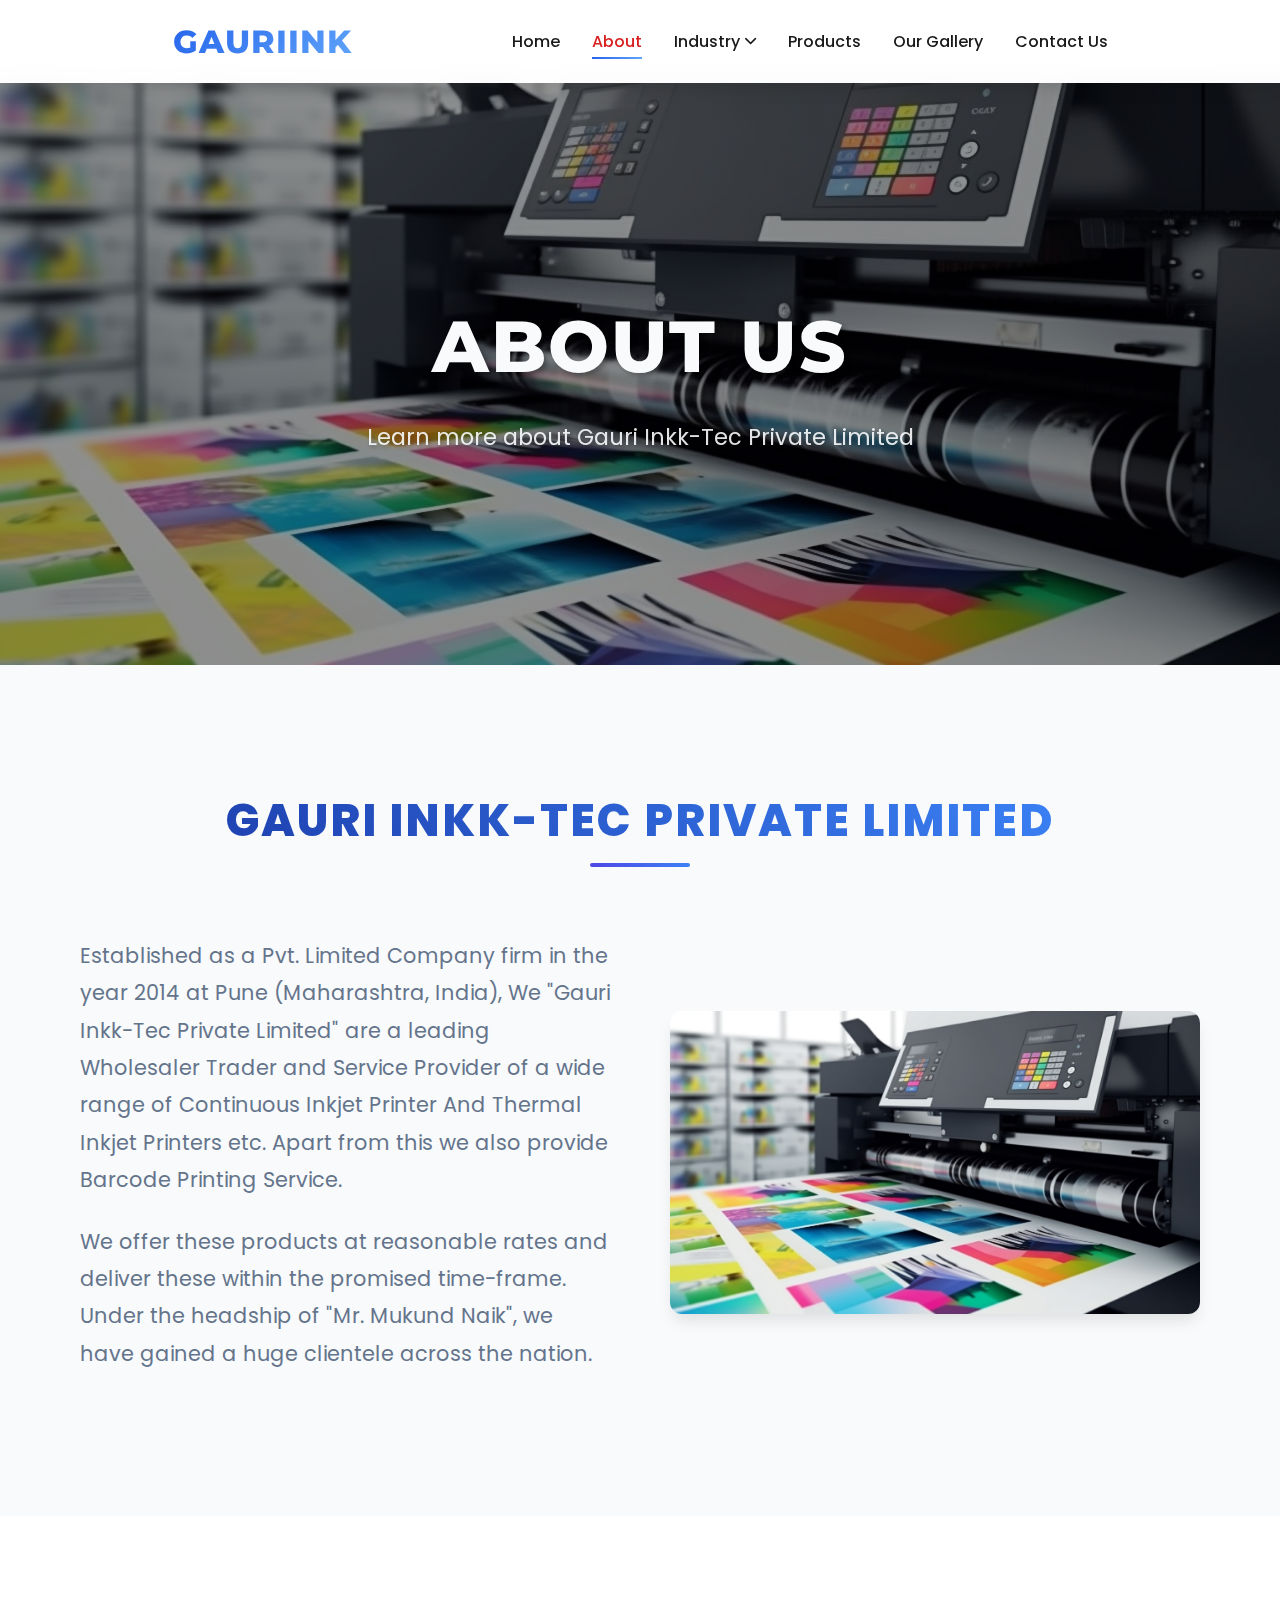
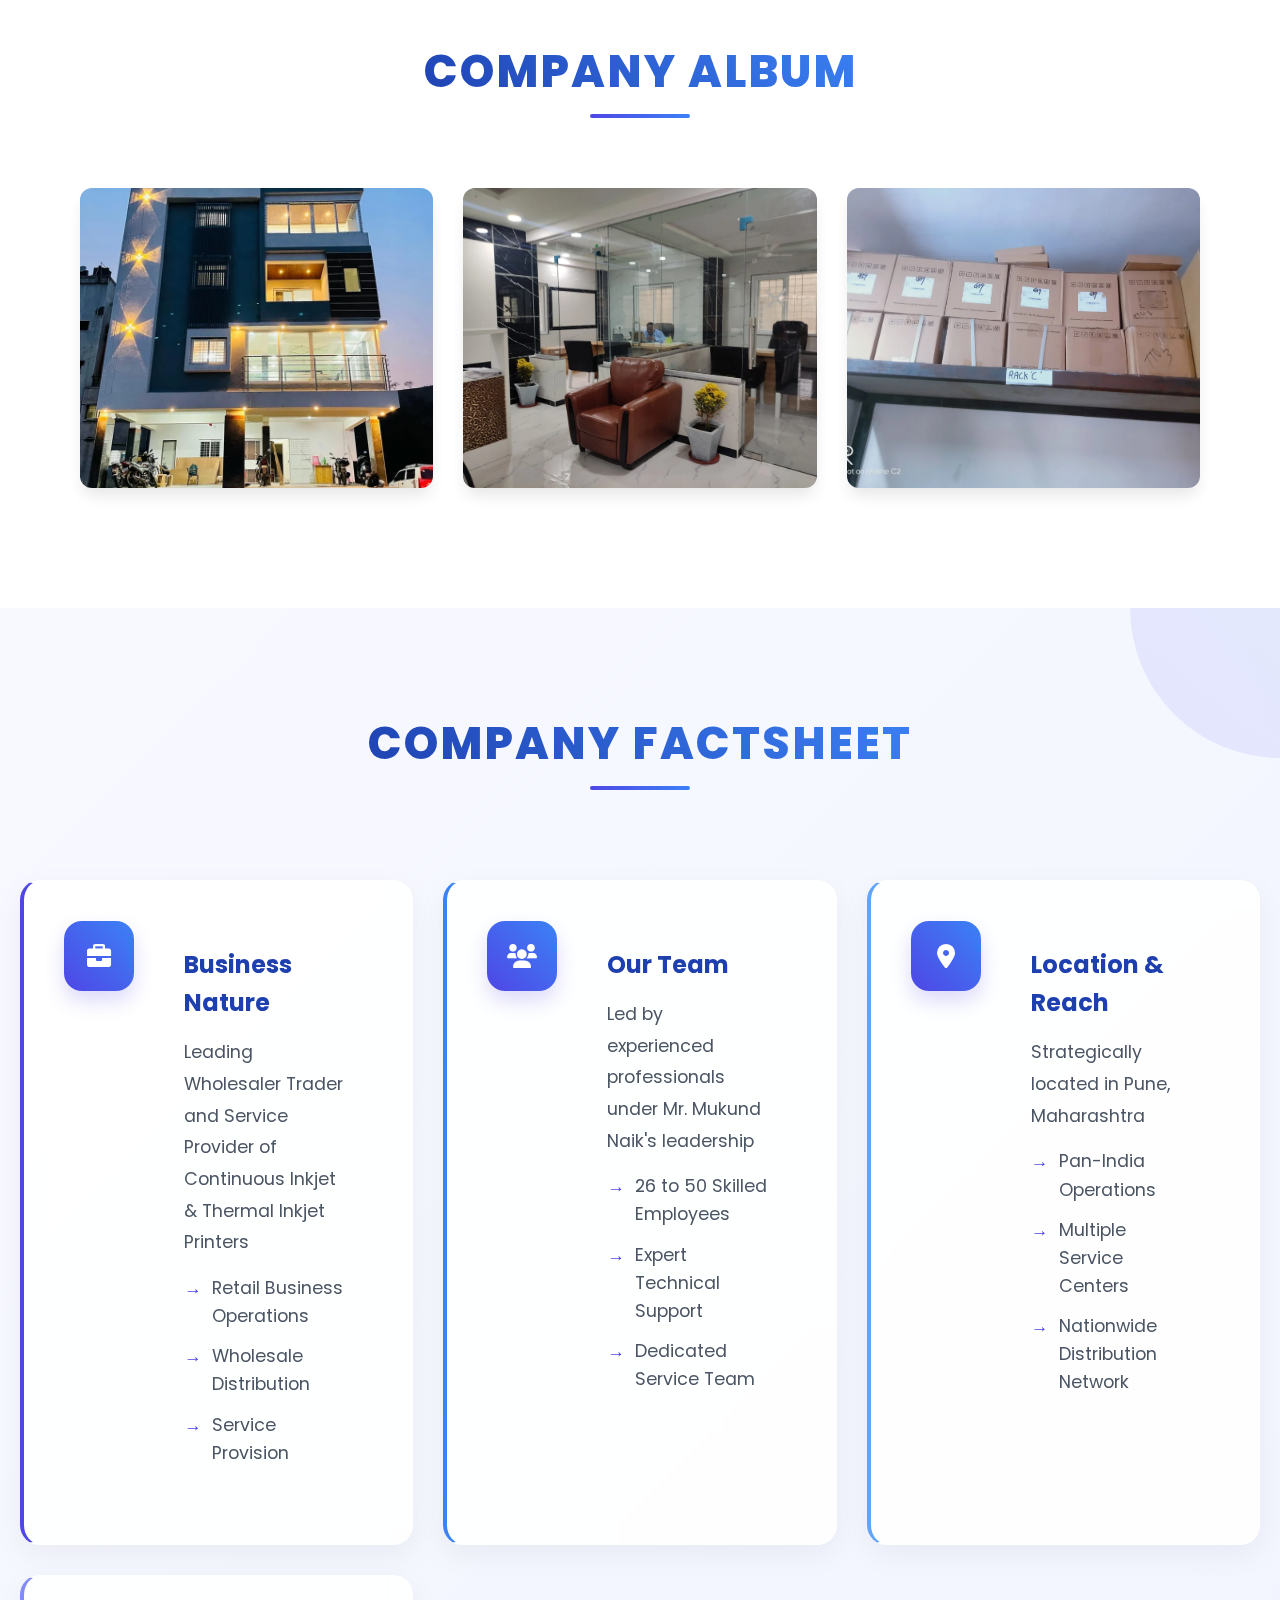
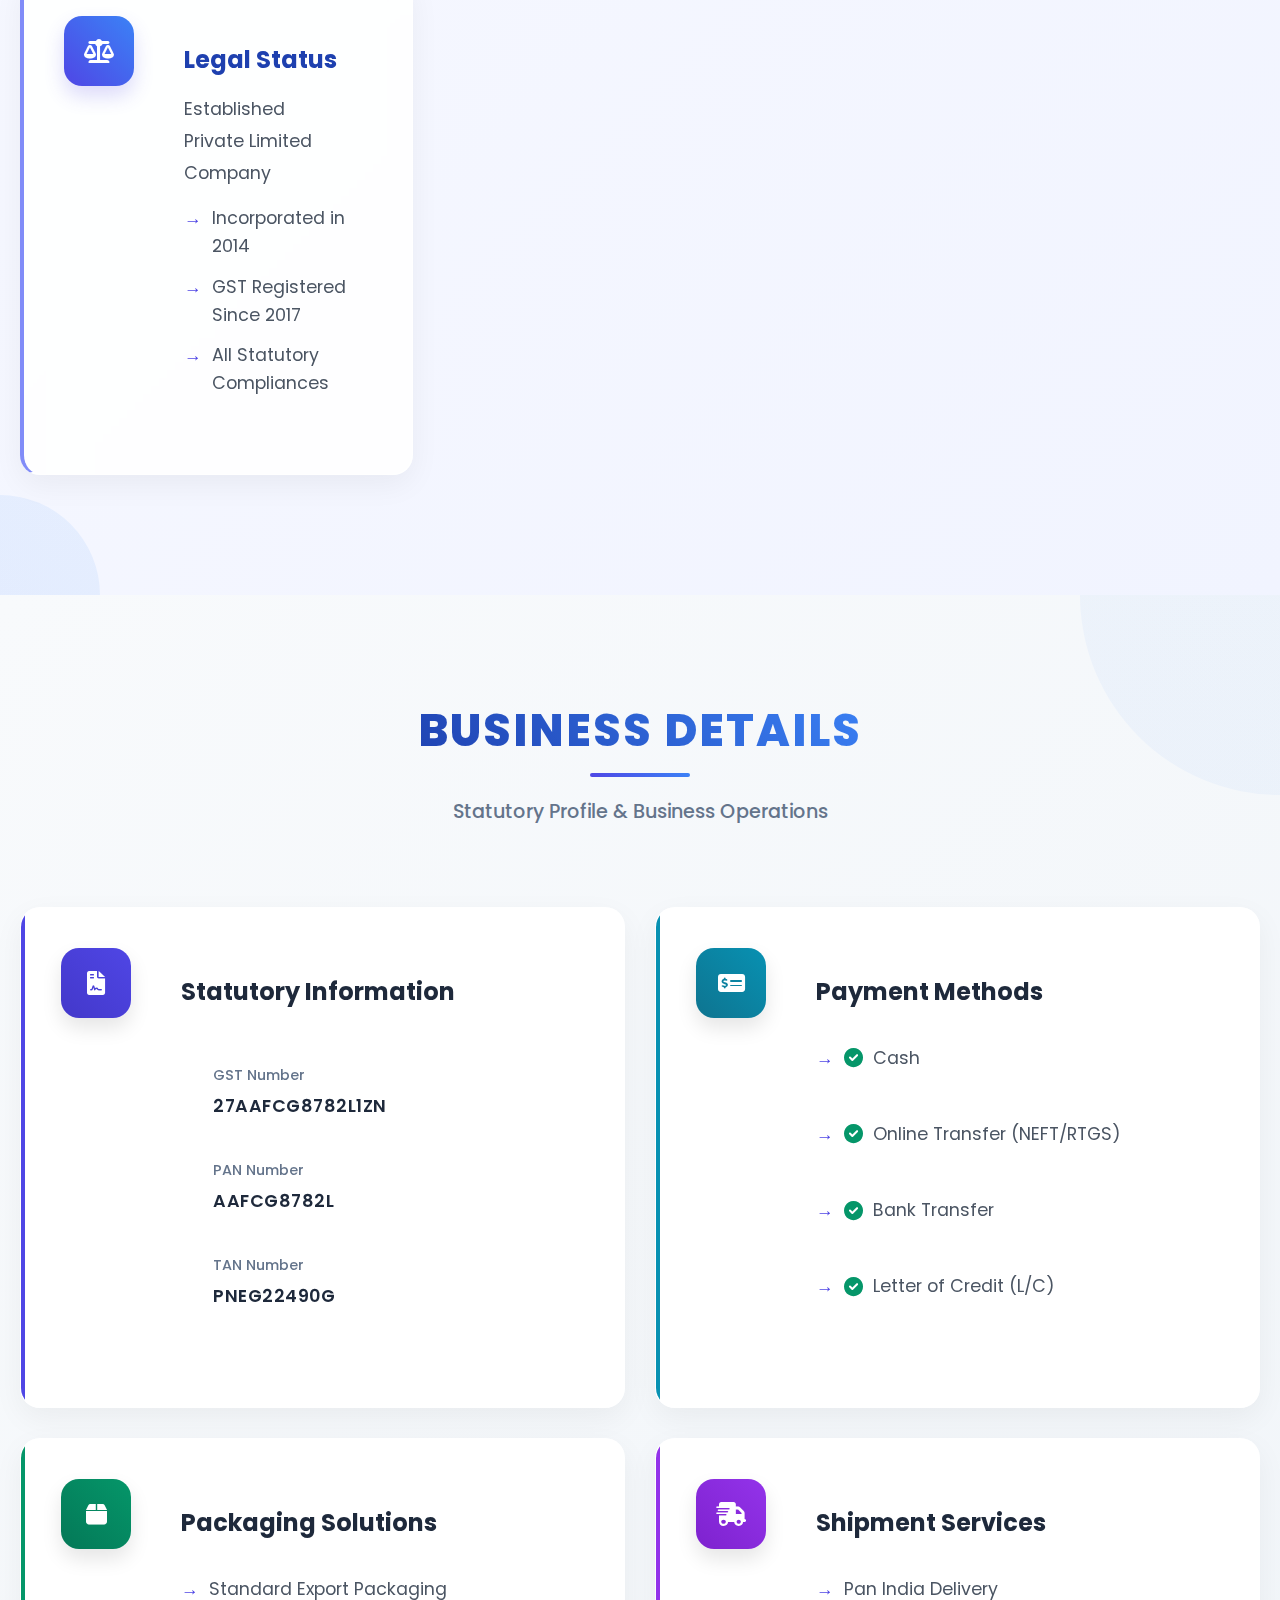
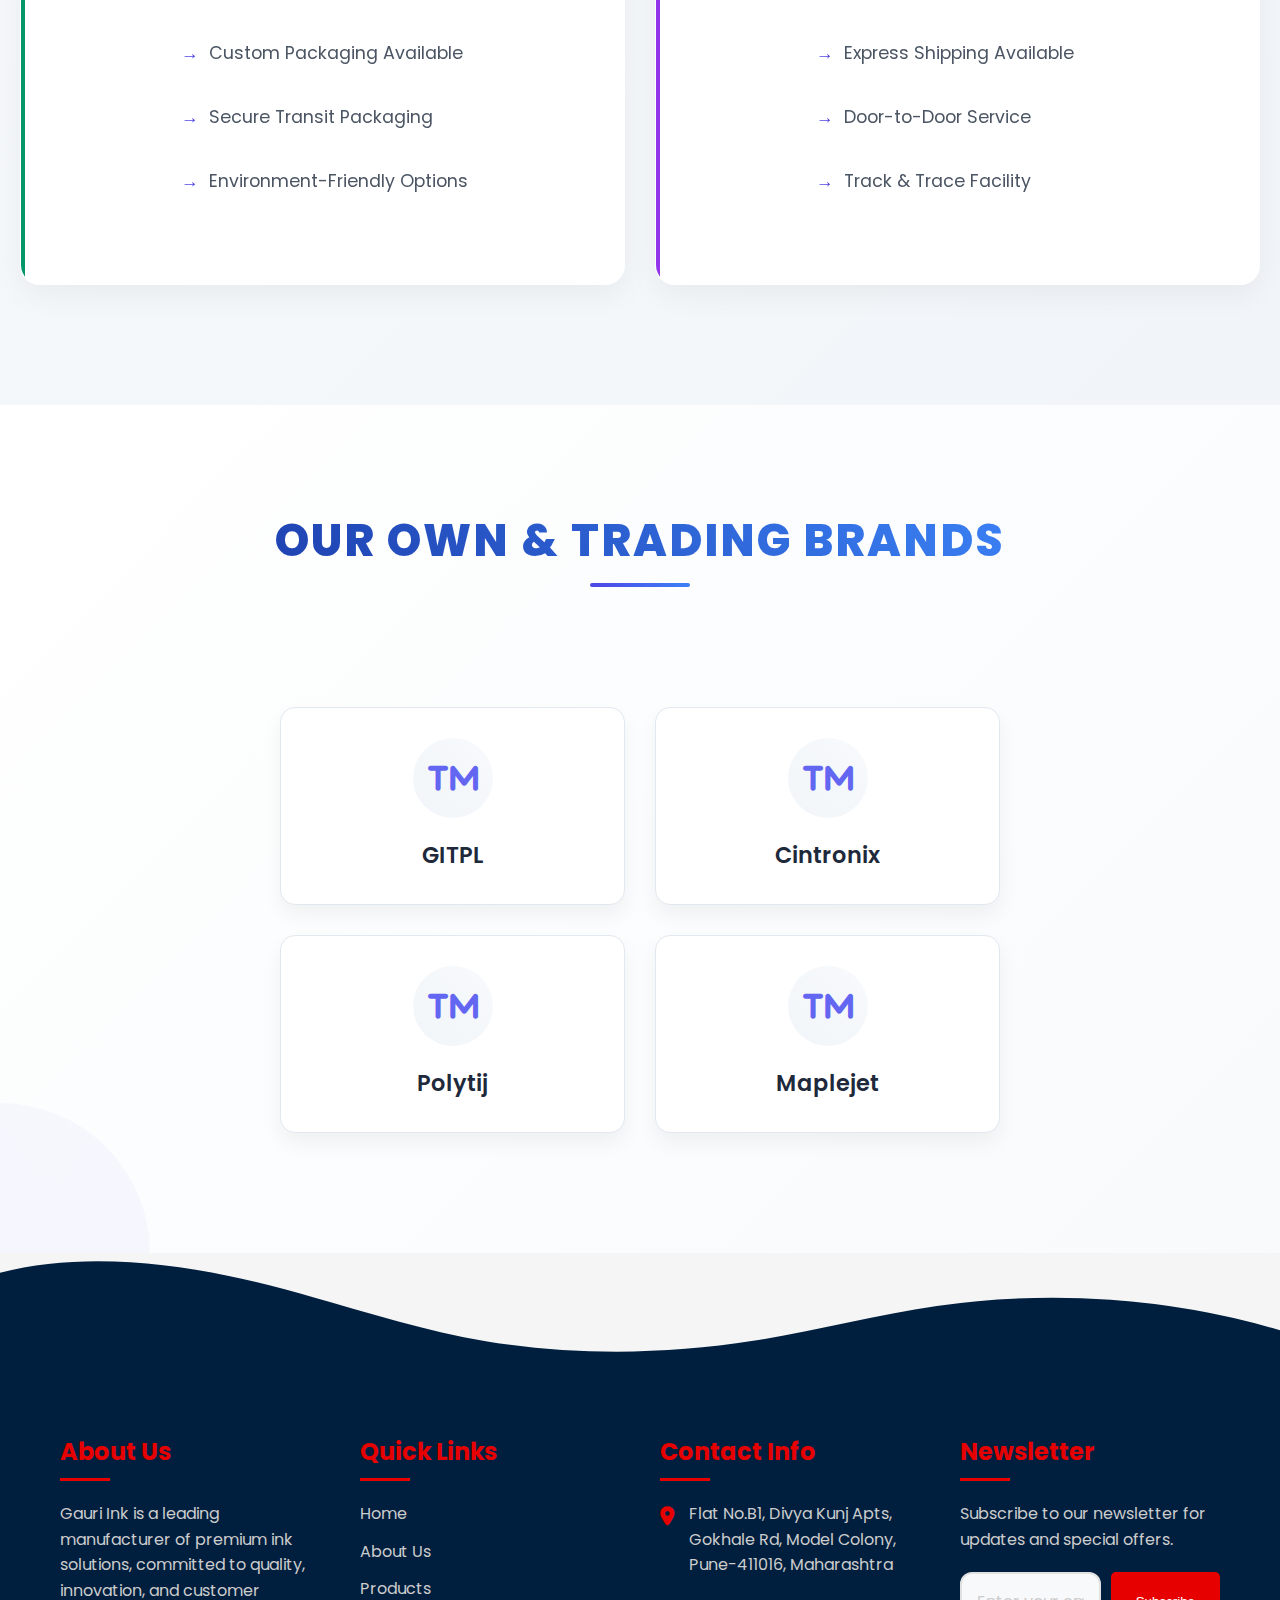
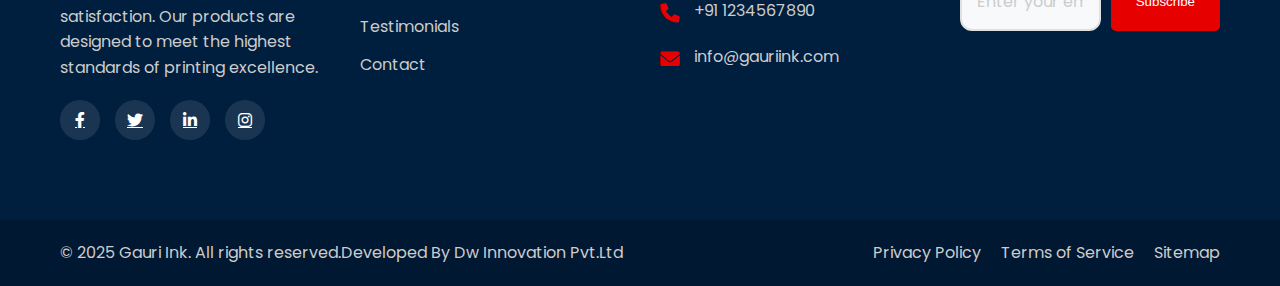
<file: about.html>
<!DOCTYPE html>
<html lang="en">

<head>
    <meta charset="UTF-8">
    <meta name="viewport" content="width=device-width, initial-scale=1.0">
    <title>About Us - GauriInk</title>
    <link rel="preconnect" href="https://fonts.googleapis.com">
    <link rel="preconnect" href="https://fonts.gstatic.com" crossorigin>
    <link
        href="https://fonts.googleapis.com/css2?family=Poppins:wght@400;500;600;700&family=Montserrat:wght@700;800&display=swap"
        rel="stylesheet">
    <link rel="stylesheet" href="styles.css">
    <link rel="stylesheet" href="about.css">
    <link rel="stylesheet" href="https://cdnjs.cloudflare.com/ajax/libs/font-awesome/6.0.0/css/all.min.css">
</head>

<body>
    <!-- Header Section -->
    <header>
        <nav class="navbar">
            <div class="logo">
                <h1>GauriInk</h1>
            </div>
            <div class="nav-links">
                <a href="index.html">Home</a>
                <a href="#" class="active">About</a>
                <div class="nav-item dropdown">
                    <a href="/industry.html" class="dropdown-toggle">Industry <i class="fas fa-chevron-down"></i></a>
                    <div class="dropdown-menu">
                        <a href="/food-industry.html">Food Industry</a>
                        <a href="/beverage-section.html">Beverage Industry</a>
                        <a href="/pharma-cosmetics-section.html">Pharmaceutical, Cosmetics & Personal Care</a>
                        <a href="/building-materials-section.html">Building Materials</a>
                    </div>
                </div>
                <a href="index.html#products">Products</a>
                <a href="index.html#gallery">Our Gallery</a>
                <a href="contact.html">Contact Us</a>
            </div>
            <div class="mobile-menu">
                <i class="fas fa-bars"></i>
            </div>
        </nav>
    </header>

    <!-- About Hero Section -->
    <section class="about-hero">
        <div class="container">
            <div class="hero-content">
                <h1>About Us</h1>
                <p>Learn more about Gauri Inkk-Tec Private Limited</p>
            </div>
        </div>
    </section>

    <!-- Company Introduction Section -->
    <section class="about-intro-section">
        <div class="container">
            <div class="section-header">
                <h2 class="section-title">Gauri Inkk-Tec Private Limited</h2>
                <div class="divider"></div>
            </div>
            <div class="about-intro-content">
                <div class="about-intro-text">
                    <p>Established as a Pvt. Limited Company firm in the year 2014 at Pune (Maharashtra, India), We "Gauri Inkk-Tec Private Limited" are a leading Wholesaler Trader and Service Provider of a wide range of Continuous Inkjet Printer And Thermal Inkjet Printers etc. Apart from this we also provide Barcode Printing Service.</p>
                    <p>We offer these products at reasonable rates and deliver these within the promised time-frame. Under the headship of "Mr. Mukund Naik", we have gained a huge clientele across the nation.</p>
                </div>
                <div class="about-intro-image">
                    <img src="./banner/modern-printing-press-produces-multi-colored-printouts-accurately-generated-by-ai.jpg" alt="Gauri Inkk-Tec Office">
                </div>
            </div>
        </div>
    </section>

    <!-- Company Album Section -->
    <section class="company-album-section">
        <div class="container">
            <div class="section-header">
                <h2 class="section-title">Company Album</h2>
                <div class="divider"></div>
            </div>
            <div class="album-gallery">
                <div class="gallery-item">
                    <img src="album/bbb-1000x1000.webp" alt="Company Image 1">
                    <div class="gallery-overlay">
                        <div class="overlay-content">
                            <h3>Our Facility</h3>
                            <p>State-of-the-art equipment</p>
                        </div>
                    </div>
                </div>
                <div class="gallery-item">
                    <img src="album/whatsapp-image-2022-12-30-at-11-55-57-am-jpeg-1000x1000.webp" alt="Company Image 2">
                    <div class="gallery-overlay">
                        <div class="overlay-content">
                            <h3>Our Products</h3>
                            <p>Premium ink solutions</p>
                        </div>
                    </div>
                </div>
                <div class="gallery-item">
                    <img src="album/whatsapp-image-2023-01-04-at-11-29-06-1000x1000.webp" alt="Company Image 3">
                    <div class="gallery-overlay">
                        <div class="overlay-content">
                            <h3>Our Team</h3>
                            <p>Dedicated professionals</p>
                        </div>
                    </div>
                </div>
            </div>
        </div>
    </section>

    <!-- Company Factsheet Section -->
    <section class="factsheet-section">
        <div class="container">
            <div class="section-header">
                <h2 class="section-title">Company Factsheet</h2>
            </div>
            <div class="factsheet-grid">
                <div class="factsheet-card business">
                    <div class="card-icon">
                        <i class="fas fa-briefcase"></i>
                    </div>
                    <div class="card-content">
                        <h3>Business Nature</h3>
                        <p>Leading Wholesaler Trader and Service Provider of Continuous Inkjet & Thermal Inkjet Printers</p>
                        <ul>
                            <li>Retail Business Operations</li>
                            <li>Wholesale Distribution</li>
                            <li>Service Provision</li>
                        </ul>
                    </div>
                </div>
                <div class="factsheet-card team">
                    <div class="card-icon">
                        <i class="fas fa-users"></i>
                    </div>
                    <div class="card-content">
                        <h3>Our Team</h3>
                        <p>Led by experienced professionals under Mr. Mukund Naik's leadership</p>
                        <ul>
                            <li>26 to 50 Skilled Employees</li>
                            <li>Expert Technical Support</li>
                            <li>Dedicated Service Team</li>
                        </ul>
                    </div>
                </div>
                <div class="factsheet-card location">
                    <div class="card-icon">
                        <i class="fas fa-map-marker-alt"></i>
                    </div>
                    <div class="card-content">
                        <h3>Location & Reach</h3>
                        <p>Strategically located in Pune, Maharashtra</p>
                        <ul>
                            <li>Pan-India Operations</li>
                            <li>Multiple Service Centers</li>
                            <li>Nationwide Distribution Network</li>
                        </ul>
                    </div>
                </div>
                <div class="factsheet-card legal">
                    <div class="card-icon">
                        <i class="fas fa-balance-scale"></i>
                    </div>
                    <div class="card-content">
                        <h3>Legal Status</h3>
                        <p>Established Private Limited Company</p>
                        <ul>
                            <li>Incorporated in 2014</li>
                            <li>GST Registered Since 2017</li>
                            <li>All Statutory Compliances</li>
                        </ul>
                    </div>
                </div>
            </div>
        </div>
    </section>

   <!-- Combined Business Details Section -->
   <section class="business-details-section">
    <div class="container">
        <div class="section-header">
            <h2 class="section-title">Business Details</h2>
            <p class="section-subtitle">Statutory Profile & Business Operations</p>
        </div>
        <div class="business-details-grid">
            <!-- Statutory Profile Cards -->
            <div class="details-card statutory">
                <div class="card-icon">
                    <i class="fas fa-file-contract"></i>
                </div>
                <div class="card-content">
                    <h3>Statutory Information</h3>
                    <div class="info-grid">
                        <div class="info-item">
                            <span class="label">GST Number</span>
                            <span class="value">27AAFCG8782L1ZN</span>
                        </div>
                        <div class="info-item">
                            <span class="label">PAN Number</span>
                            <span class="value">AAFCG8782L</span>
                        </div>
                        <div class="info-item">
                            <span class="label">TAN Number</span>
                            <span class="value">PNEG22490G</span>
                        </div>
                    </div>
                </div>
            </div>

            <!-- Payment Methods Card -->
            <div class="details-card payment">
                <div class="card-icon">
                    <i class="fas fa-money-check-alt"></i>
                </div>
                <div class="card-content">
                    <h3>Payment Methods</h3>
                    <ul class="payment-list">
                        <li><i class="fas fa-check-circle"></i> Cash</li>
                        <li><i class="fas fa-check-circle"></i> Online Transfer (NEFT/RTGS)</li>
                        <li><i class="fas fa-check-circle"></i> Bank Transfer</li>
                        <li><i class="fas fa-check-circle"></i> Letter of Credit (L/C)</li>
                    </ul>
                </div>
            </div>

            <!-- Packaging Details Card -->
            <div class="details-card packaging">
                <div class="card-icon">
                    <i class="fas fa-box"></i>
                </div>
                <div class="card-content">
                    <h3>Packaging Solutions</h3>
                    <ul class="feature-list">
                        <li>Standard Export Packaging</li>
                        <li>Custom Packaging Available</li>
                        <li>Secure Transit Packaging</li>
                        <li>Environment-Friendly Options</li>
                    </ul>
                </div>
            </div>

            <!-- Shipment Details Card -->
            <div class="details-card shipment">
                <div class="card-icon">
                    <i class="fas fa-shipping-fast"></i>
                </div>
                <div class="card-content">
                    <h3>Shipment Services</h3>
                    <ul class="feature-list">
                        <li>Pan India Delivery</li>
                        <li>Express Shipping Available</li>
                        <li>Door-to-Door Service</li>
                        <li>Track & Trace Facility</li>
                    </ul>
                </div>
            </div>
        </div>
    </div>
</section>
    <!-- Brands Section -->
    <section class="brands-section">
        <div class="container">
            <div class="section-header">
                <h2 class="section-title">Our Own & Trading Brands</h2>
                <div class="divider"></div>
            </div>
            <div class="brands-container">
                <div class="brands-grid">
                    <div class="brand-card">
                        <div class="brand-logo">
                            <i class="fas fa-trademark"></i>
                        </div>
                        <div class="brand-name">GITPL</div>
                    </div>
                    <div class="brand-card">
                        <div class="brand-logo">
                            <i class="fas fa-trademark"></i>
                        </div>
                        <div class="brand-name">Cintronix</div>
                    </div>
                    <div class="brand-card">
                        <div class="brand-logo">
                            <i class="fas fa-trademark"></i>
                        </div>
                        <div class="brand-name">Polytij</div>
                    </div>
                    <div class="brand-card">
                        <div class="brand-logo">
                            <i class="fas fa-trademark"></i>
                        </div>
                        <div class="brand-name">Maplejet</div>
                    </div>
                </div>
            </div>
        </div>
    </section>

    <!-- Footer Section -->
    <footer class="footer">
        <div class="footer-waves">
            <svg data-name="Layer 1" xmlns="http://www.w3.org/2000/svg" viewBox="0 0 1200 120"
                preserveAspectRatio="none">
                <path
                    d="M321.39,56.44c58-10.79,114.16-30.13,172-41.86,82.39-16.72,168.19-17.73,250.45-.39C823.78,31,906.67,72,985.66,92.83c70.05,18.48,146.53,26.09,214.34,3V0H0V27.35A600.21,600.21,0,0,0,321.39,56.44Z"
                    class="shape-fill"></path>
            </svg>
        </div>
        <div class="footer-content">
            <div class="footer-grid">
                <div class="footer-column">
                    <h3>About Us</h3>
                    <p>Gauri Ink is a leading manufacturer of premium ink solutions, committed to quality, innovation,
                        and customer satisfaction. Our products are designed to meet the highest standards of printing
                        excellence.</p>
                    <div class="social-links">
                        <a href="#" aria-label="Facebook"><i class="fab fa-facebook-f"></i></a>
                        <a href="#" aria-label="Twitter"><i class="fab fa-twitter"></i></a>
                        <a href="#" aria-label="LinkedIn"><i class="fab fa-linkedin-in"></i></a>
                        <a href="#" aria-label="Instagram"><i class="fab fa-instagram"></i></a>
                    </div>
                </div>

                <div class="footer-column">
                    <h3>Quick Links</h3>
                    <ul class="footer-links">
                        <li><a href="#home">Home</a></li>
                        <li><a href="about.html">About Us</a></li>
                        <li><a href="#products">Products</a></li>
                        <li><a href="#testimonials">Testimonials</a></li>
                        <li><a href="#contact">Contact</a></li>
                    </ul>
                </div>

                <div class="footer-column">
                    <h3>Contact Info</h3>
                    <ul class="contact-info">
                        <li>
                            <i class="fas fa-map-marker-alt"></i>
                            <span>Flat No.B1, Divya Kunj Apts,<br>Gokhale Rd, Model Colony,<br>Pune-411016,
                                Maharashtra</span>
                        </li>
                        <li>
                            <i class="fas fa-phone"></i>
                            <span>+91 1234567890</span>
                        </li>
                        <li>
                            <i class="fas fa-envelope"></i>
                            <span>info@gauriink.com</span>
                        </li>
                    </ul>
                </div>

                <div class="footer-column">
                    <h3>Newsletter</h3>
                    <p>Subscribe to our newsletter for updates and special offers.</p>
                    <form class="newsletter-form">
                        <div class="form-group">
                            <input type="email" placeholder="Enter your email" required>
                            <button type="submit">Subscribe</button>
                        </div>
                    </form>
                </div>
            </div>
        </div>
        <div class="footer-bottom">
            <div class="footer-container">
                <p>&copy; 2025 Gauri Ink. All rights reserved.Developed By Dw Innovation Pvt.Ltd</p>
                <div class="footer-bottom-links">
                    <a href="#">Privacy Policy</a>
                    <a href="#">Terms of Service</a>
                    <a href="#">Sitemap</a>
                </div>
            </div>
        </div>
    </footer>
    <script src="script.js"></script>
</body>

</html>
</file>
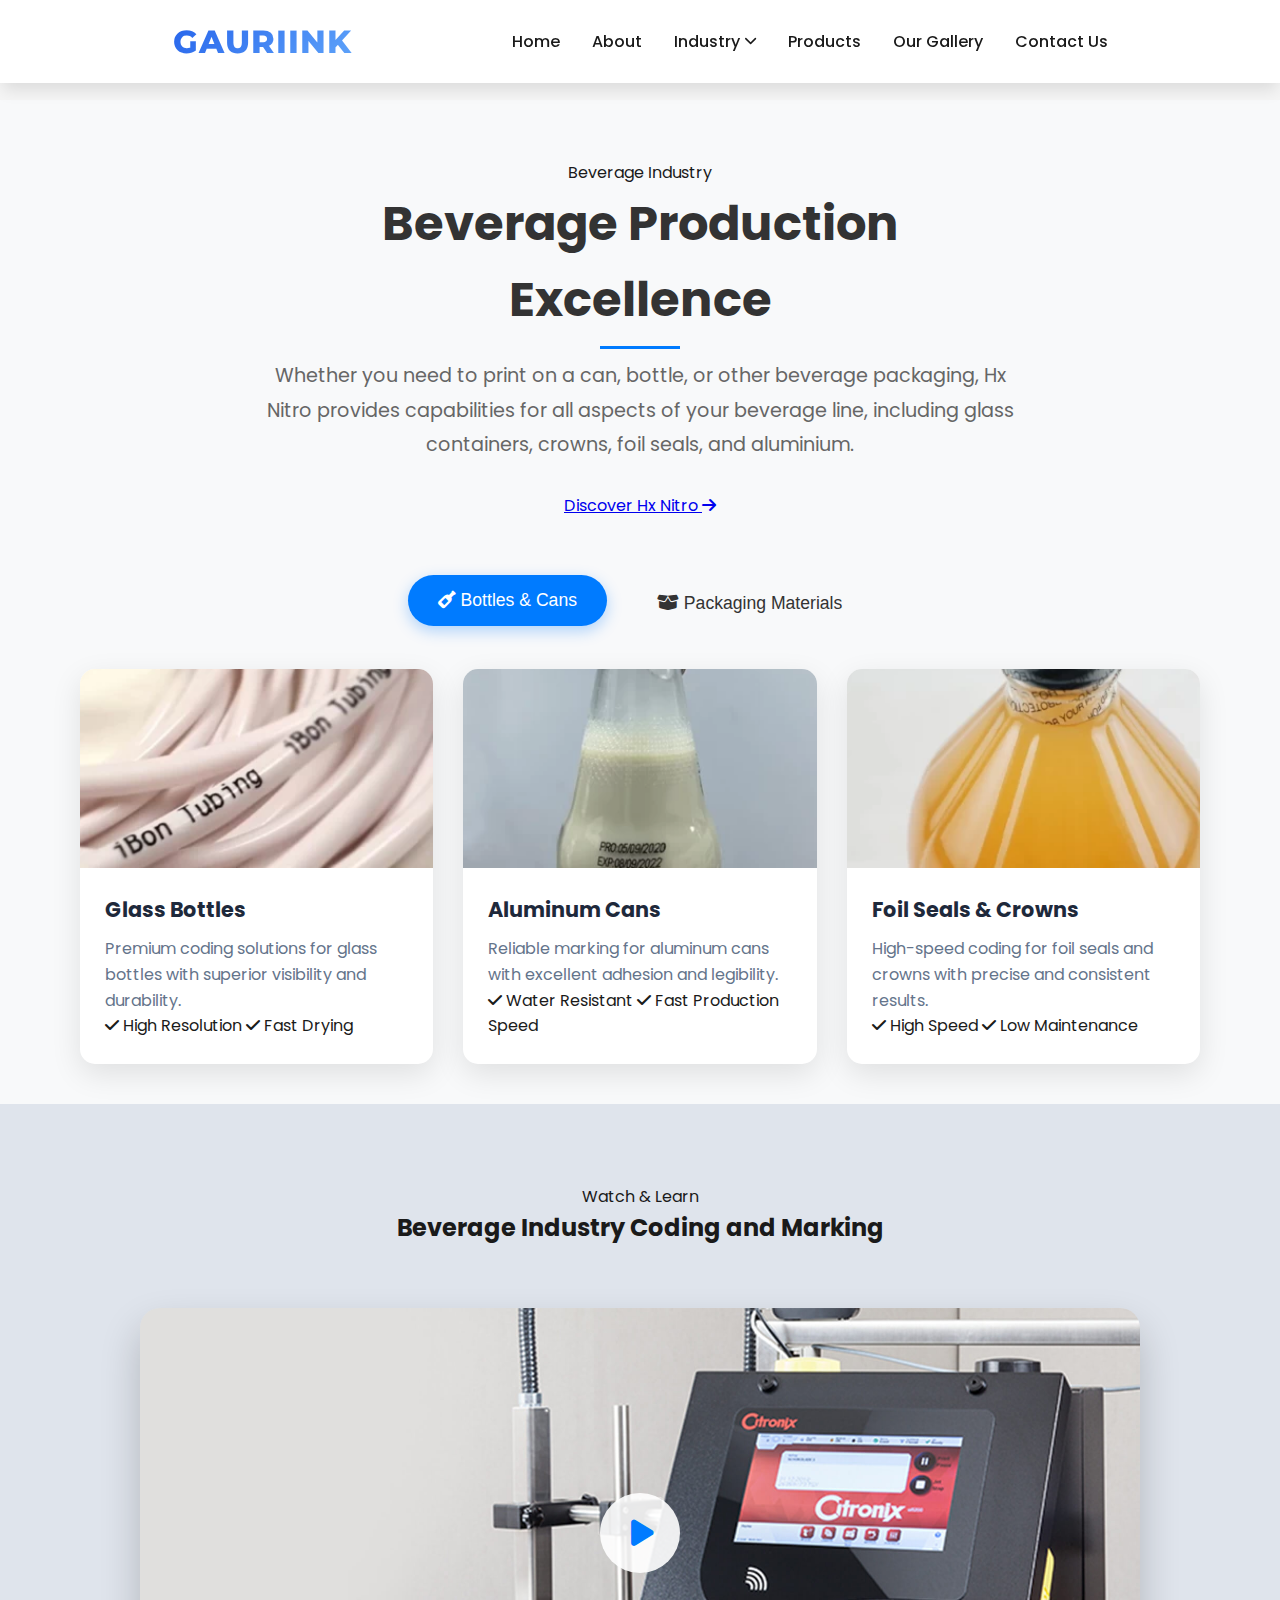
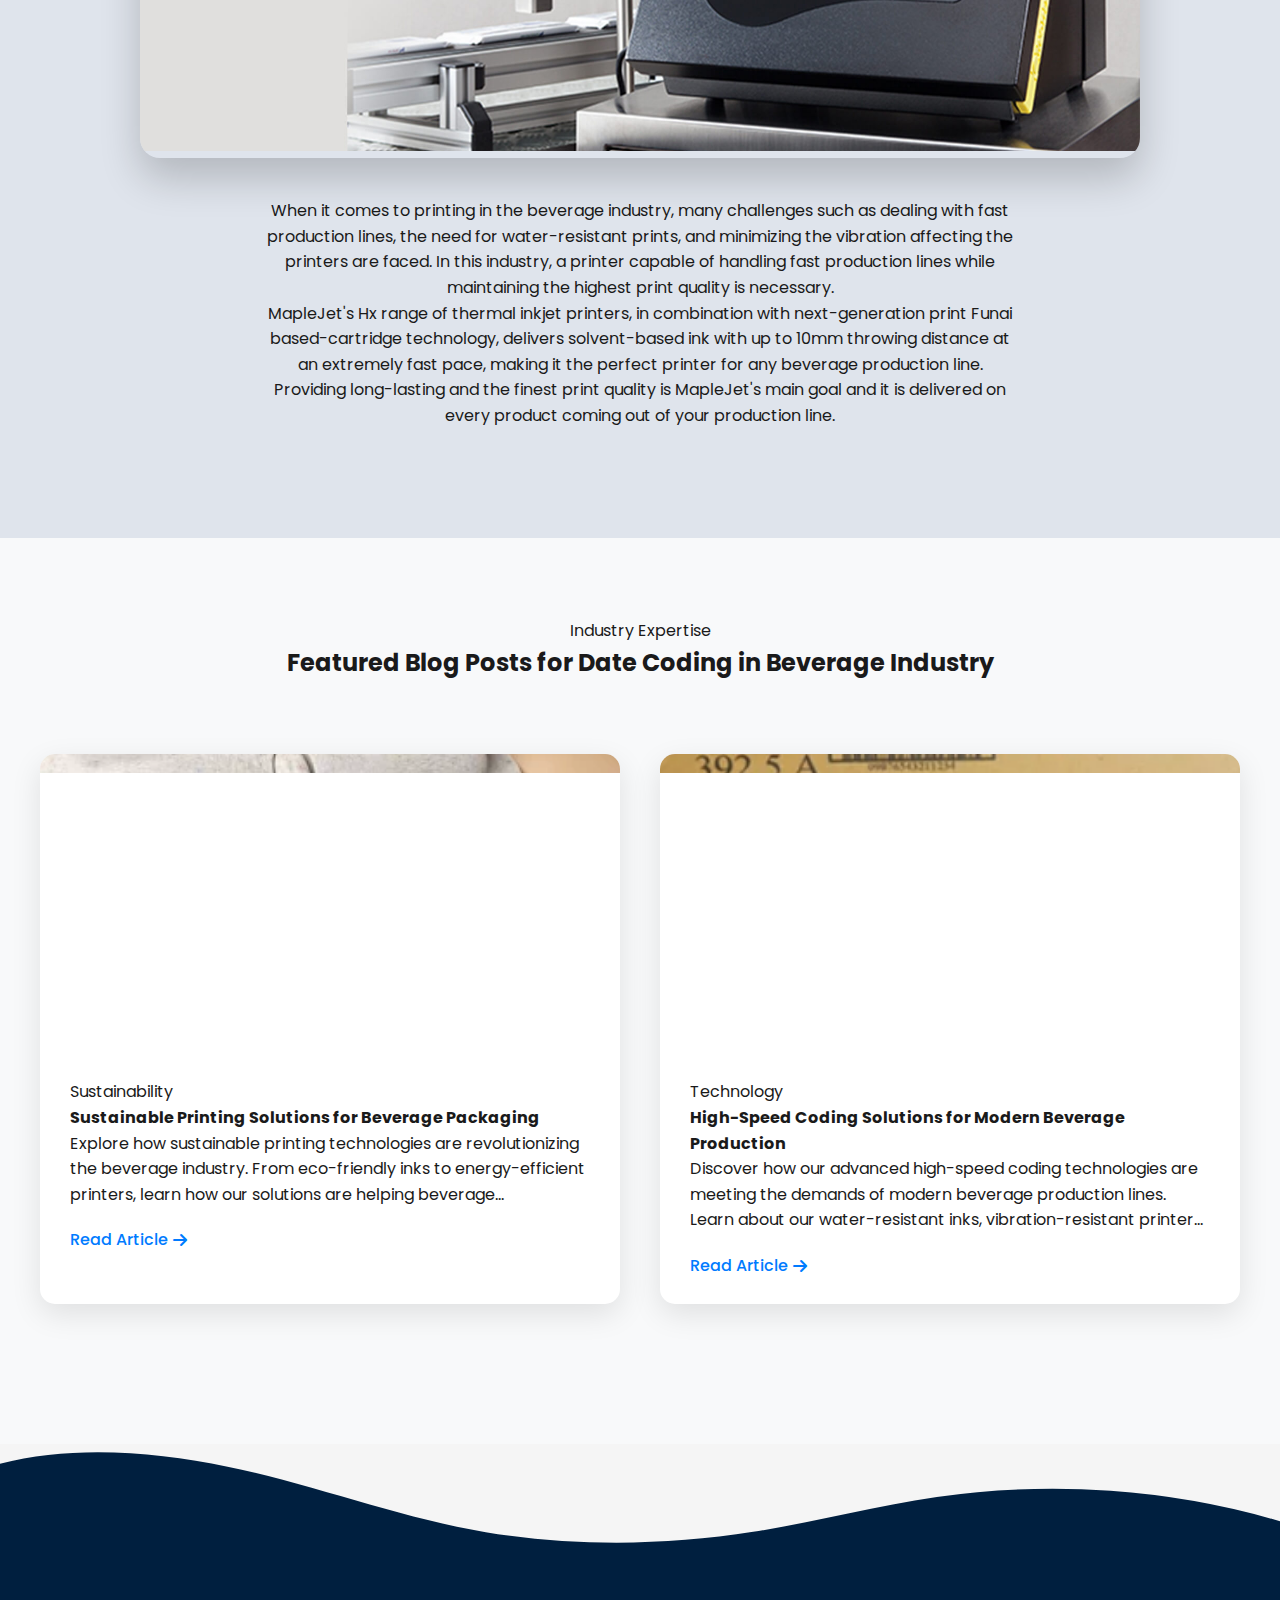
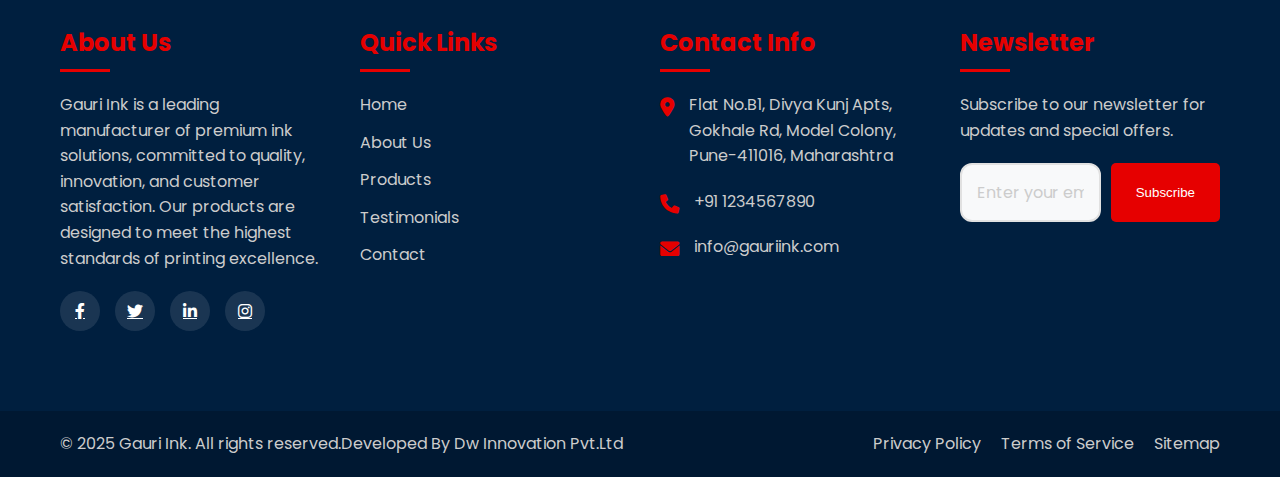
<file: beverage-section.html>
<!DOCTYPE html>
<html lang="en">
<head>
    <meta charset="UTF-8">
    <meta name="viewport" content="width=device-width, initial-scale=1.0">
    <title>Document</title>
    <link rel="preconnect" href="https://fonts.googleapis.com">
    <link rel="preconnect" href="https://fonts.gstatic.com" crossorigin>
    <link
        href="https://fonts.googleapis.com/css2?family=Poppins:wght@400;500;600;700&family=Montserrat:wght@700;800&display=swap"
        rel="stylesheet">
    <link rel="stylesheet" href="styles.css">
    <link rel="stylesheet" href="https://cdnjs.cloudflare.com/ajax/libs/font-awesome/6.0.0/css/all.min.css">
</head>
<style>
    #beverage-industry{
        margin-top: 100px;
    }
</style>
<body>
    <header>
        <nav class="navbar ">
            <div class="logo">
                <h1>GauriInk</h1>
            </div>
            <div class="nav-links">
                <a href="/index.html">Home</a>
                <a href="/about.html">About</a>
                <div class="nav-item dropdown">
                    <a href="/industry.html" class="dropdown-toggle">Industry <i class="fas fa-chevron-down"></i></a>
                    <div class="dropdown-menu">
                        <a href="/food-industry.html">Food Industry</a>
                        <a href="/beverage-section.html">Beverage Industry</a>
                        <a href="/pharma-cosmetics-section.html">Pharmaceutical, Cosmetics & Personal Care</a>
                        <a href="/building-materials-section.html">Building Materials</a>
                    </div>
                </div>
                <a href="#products">Products</a>
                <a href="#gallery">Our Gallery</a>
                <a href="/contact.html" >Contact Us</a>
            </div>
            <div class="mobile-menu">
                <i class="fas fa-bars"></i>
            </div>
        </nav>
    </header>
    <!-- Beverage Industry Section -->
<section id="beverage-industry" class="industry-section">
    <div class="container">
        <div class="section-intro">
            <span class="section-tag">Beverage Industry</span>
            <h2 class="section-title">Beverage Production Excellence</h2>
            <p class="section-description">Whether you need to print on a can, bottle, or other beverage packaging, Hx Nitro provides capabilities for all aspects of your beverage line, including glass containers, crowns, foil seals, and aluminium.</p>
            <a href="#" class="cta-button">Discover Hx Nitro <i class="fas fa-arrow-right"></i></a>
        </div>

        <div class="packaging-tabs">
            <button class="tab-button active" data-tab="primary">
                <i class="fas fa-wine-bottle"></i>
                Bottles & Cans
            </button>
            <button class="tab-button" data-tab="secondary">
                <i class="fas fa-box-open"></i>
                Packaging Materials
            </button>
        </div>

        <div class="tab-content active" id="primary-packaging">
            <div class="packaging-grid">
                <div class="packaging-card">
                    <div class="card-image">
                        <img src="sampleProducts/10.webp" alt="Glass Bottles">
                        <div class="card-overlay">
                            <span>View Details</span>
                        </div>
                    </div>
                    <div class="card-content">
                        <h3>Glass Bottles</h3>
                        <p>Premium coding solutions for glass bottles with superior visibility and durability.</p>
                        <div class="card-features">
                            <span><i class="fas fa-check"></i> High Resolution</span>
                            <span><i class="fas fa-check"></i> Fast Drying</span>
                        </div>
                    </div>
                </div>
                <div class="packaging-card">
                    <div class="card-image">
                        <img src="sampleProducts/11.webp" alt="Aluminum Cans">
                        <div class="card-overlay">
                            <span>View Details</span>
                        </div>
                    </div>
                    <div class="card-content">
                        <h3>Aluminum Cans</h3>
                        <p>Reliable marking for aluminum cans with excellent adhesion and legibility.</p>
                        <div class="card-features">
                            <span><i class="fas fa-check"></i> Water Resistant</span>
                            <span><i class="fas fa-check"></i> Fast Production Speed</span>
                        </div>
                    </div>
                </div>
                <div class="packaging-card">
                    <div class="card-image">
                        <img src="sampleProducts/12.webp" alt="Foil Seals">
                        <div class="card-overlay">
                            <span>View Details</span>
                        </div>
                    </div>
                    <div class="card-content">
                        <h3>Foil Seals & Crowns</h3>
                        <p>High-speed coding for foil seals and crowns with precise and consistent results.</p>
                        <div class="card-features">
                            <span><i class="fas fa-check"></i> High Speed</span>
                            <span><i class="fas fa-check"></i> Low Maintenance</span>
                        </div>
                    </div>
                </div>
            </div>
        </div>

        <div class="tab-content" id="secondary-packaging">
            <div class="packaging-grid">
                <div class="packaging-card">
                    <div class="card-image">
                        <img src="sampleProducts/13.webp" alt="Cardboard Packaging">
                        <div class="card-overlay">
                            <span>View Details</span>
                        </div>
                    </div>
                    <div class="card-content">
                        <h3>Cardboard Packaging</h3>
                        <p>Durable marking solutions for beverage cartons with excellent durability and resistance.</p>
                        <div class="card-features">
                            <span><i class="fas fa-check"></i> High Durability</span>
                            <span><i class="fas fa-check"></i> Vibration Resistant</span>
                        </div>
                    </div>
                </div>
                <div class="packaging-card">
                    <div class="card-image">
                        <img src="sampleProducts/9.webp" alt="Shrink-wrap Packaging">
                        <div class="card-overlay">
                            <span>View Details</span>
                        </div>
                    </div>
                    <div class="card-content">
                        <h3>Shrink-wrap Packaging</h3>
                        <p>Precise coding for shrink-wrapped beverage products with excellent adhesion and legibility.</p>
                        <div class="card-features">
                            <span><i class="fas fa-check"></i> High Precision</span>
                            <span><i class="fas fa-check"></i> Water Resistant</span>
                        </div>
                    </div>
                </div>
            </div>
        </div>

        <div class="video-section">
            <div class="section-intro">
                <span class="section-tag">Watch & Learn</span>
                <h2>Beverage Industry Coding and Marking</h2>
            </div>
            <div class="video-container">
                <img src="banner/Citronics-b3.jpg" alt="Beverage Industry Video">
                <button class="play-button">
                    <i class="fas fa-play"></i>
                </button>
            </div>
            <div class="video-description">
                <p>When it comes to printing in the beverage industry, many challenges such as dealing with fast production lines, the need for water-resistant prints, and minimizing the vibration affecting the printers are faced. In this industry, a printer capable of handling fast production lines while maintaining the highest print quality is necessary.</p>
                <p>MapleJet's Hx range of thermal inkjet printers, in combination with next-generation print Funai based-cartridge technology, delivers solvent-based ink with up to 10mm throwing distance at an extremely fast pace, making it the perfect printer for any beverage production line. Providing long-lasting and the finest print quality is MapleJet's main goal and it is delivered on every product coming out of your production line.</p>
            </div>
        </div>

        <div class="featured-section">
            <div class="container">
                <div class="section-intro">
                    <span class="section-tag">Industry Expertise</span>
                    <h2>Featured Blog Posts for Date Coding in Beverage Industry</h2>
                </div>
                
                <div class="featured-blogs">
                    <div class="blog-grid">
                        <article class="blog-card">
                            <div class="blog-image-container">
                                <img src="sampleProducts/8.webp" alt="Sustainable Beverage Packaging">
                            </div>
                            <div class="blog-content">
                                <span class="content-tag">Sustainability</span>
                                <h4>Sustainable Printing Solutions for Beverage Packaging</h4>
                                <p>Explore how sustainable printing technologies are revolutionizing the beverage industry. From eco-friendly inks to energy-efficient printers, learn how our solutions are helping beverage manufacturers meet their sustainability goals without compromising on quality or production speed.</p>
                                <a href="#" class="read-more">
                                    Read Article 
                                    <i class="fas fa-arrow-right"></i>
                                </a>
                            </div>
                        </article>
                        <article class="blog-card">
                            <div class="blog-image-container">
                                <img src="sampleProducts/7.webp" alt="High-Speed Beverage Coding">
                            </div>
                            <div class="blog-content">
                                <span class="content-tag">Technology</span>
                                <h4>High-Speed Coding Solutions for Modern Beverage Production</h4>
                                <p>Discover how our advanced high-speed coding technologies are meeting the demands of modern beverage production lines. Learn about our water-resistant inks, vibration-resistant printers, and how our solutions maintain perfect print quality even at the highest production speeds.</p>
                                <a href="#" class="read-more">
                                    Read Article 
                                    <i class="fas fa-arrow-right"></i>
                                </a>
                            </div>
                        </article>
                    </div>
                </div>
            </div>
        </div>
    </div>

</section>
<footer class="footer">
    <div class="footer-waves">
        <svg data-name="Layer 1" xmlns="http://www.w3.org/2000/svg" viewBox="0 0 1200 120"
            preserveAspectRatio="none">
            <path
                d="M321.39,56.44c58-10.79,114.16-30.13,172-41.86,82.39-16.72,168.19-17.73,250.45-.39C823.78,31,906.67,72,985.66,92.83c70.05,18.48,146.53,26.09,214.34,3V0H0V27.35A600.21,600.21,0,0,0,321.39,56.44Z"
                class="shape-fill"></path>
        </svg>
    </div>
    <div class="footer-content">
        <div class="footer-grid">
            <div class="footer-column">
                <h3>About Us</h3>
                <p>Gauri Ink is a leading manufacturer of premium ink solutions, committed to quality, innovation,
                    and customer satisfaction. Our products are designed to meet the highest standards of printing
                    excellence.</p>
                <div class="social-links">
                    <a href="#" aria-label="Facebook"><i class="fab fa-facebook-f"></i></a>
                    <a href="#" aria-label="Twitter"><i class="fab fa-twitter"></i></a>
                    <a href="#" aria-label="LinkedIn"><i class="fab fa-linkedin-in"></i></a>
                    <a href="#" aria-label="Instagram"><i class="fab fa-instagram"></i></a>
                </div>
            </div>

            <div class="footer-column">
                <h3>Quick Links</h3>
                <ul class="footer-links">
                    <li><a href="#home">Home</a></li>
                    <li><a href="about.html">About Us</a></li>
                    <li><a href="#products">Products</a></li>
                    <li><a href="#testimonials">Testimonials</a></li>
                    <li><a href="#contact">Contact</a></li>
                </ul>
            </div>

            <div class="footer-column">
                <h3>Contact Info</h3>
                <ul class="contact-info">
                    <li>
                        <i class="fas fa-map-marker-alt"></i>
                        <span>Flat No.B1, Divya Kunj Apts,<br>Gokhale Rd, Model Colony,<br>Pune-411016,
                            Maharashtra</span>
                    </li>
                    <li>
                        <i class="fas fa-phone"></i>
                        <span>+91 1234567890</span>
                    </li>
                    <li>
                        <i class="fas fa-envelope"></i>
                        <span>info@gauriink.com</span>
                    </li>
                </ul>
            </div>

            <div class="footer-column">
                <h3>Newsletter</h3>
                <p>Subscribe to our newsletter for updates and special offers.</p>
                <form class="newsletter-form">
                    <div class="form-group">
                        <input type="email" placeholder="Enter your email" required>
                        <button type="submit">Subscribe</button>
                    </div>
                </form>
            </div>
        </div>
    </div>
    <div class="footer-bottom">
        <div class="footer-container">
            <p>&copy; 2025 Gauri Ink. All rights reserved.Developed By Dw Innovation Pvt.Ltd</p>
            <div class="footer-bottom-links">
                <a href="#">Privacy Policy</a>
                <a href="#">Terms of Service</a>
                <a href="#">Sitemap</a>
            </div>
        </div>
    </div>
</footer>

</body>
</html>
</file>
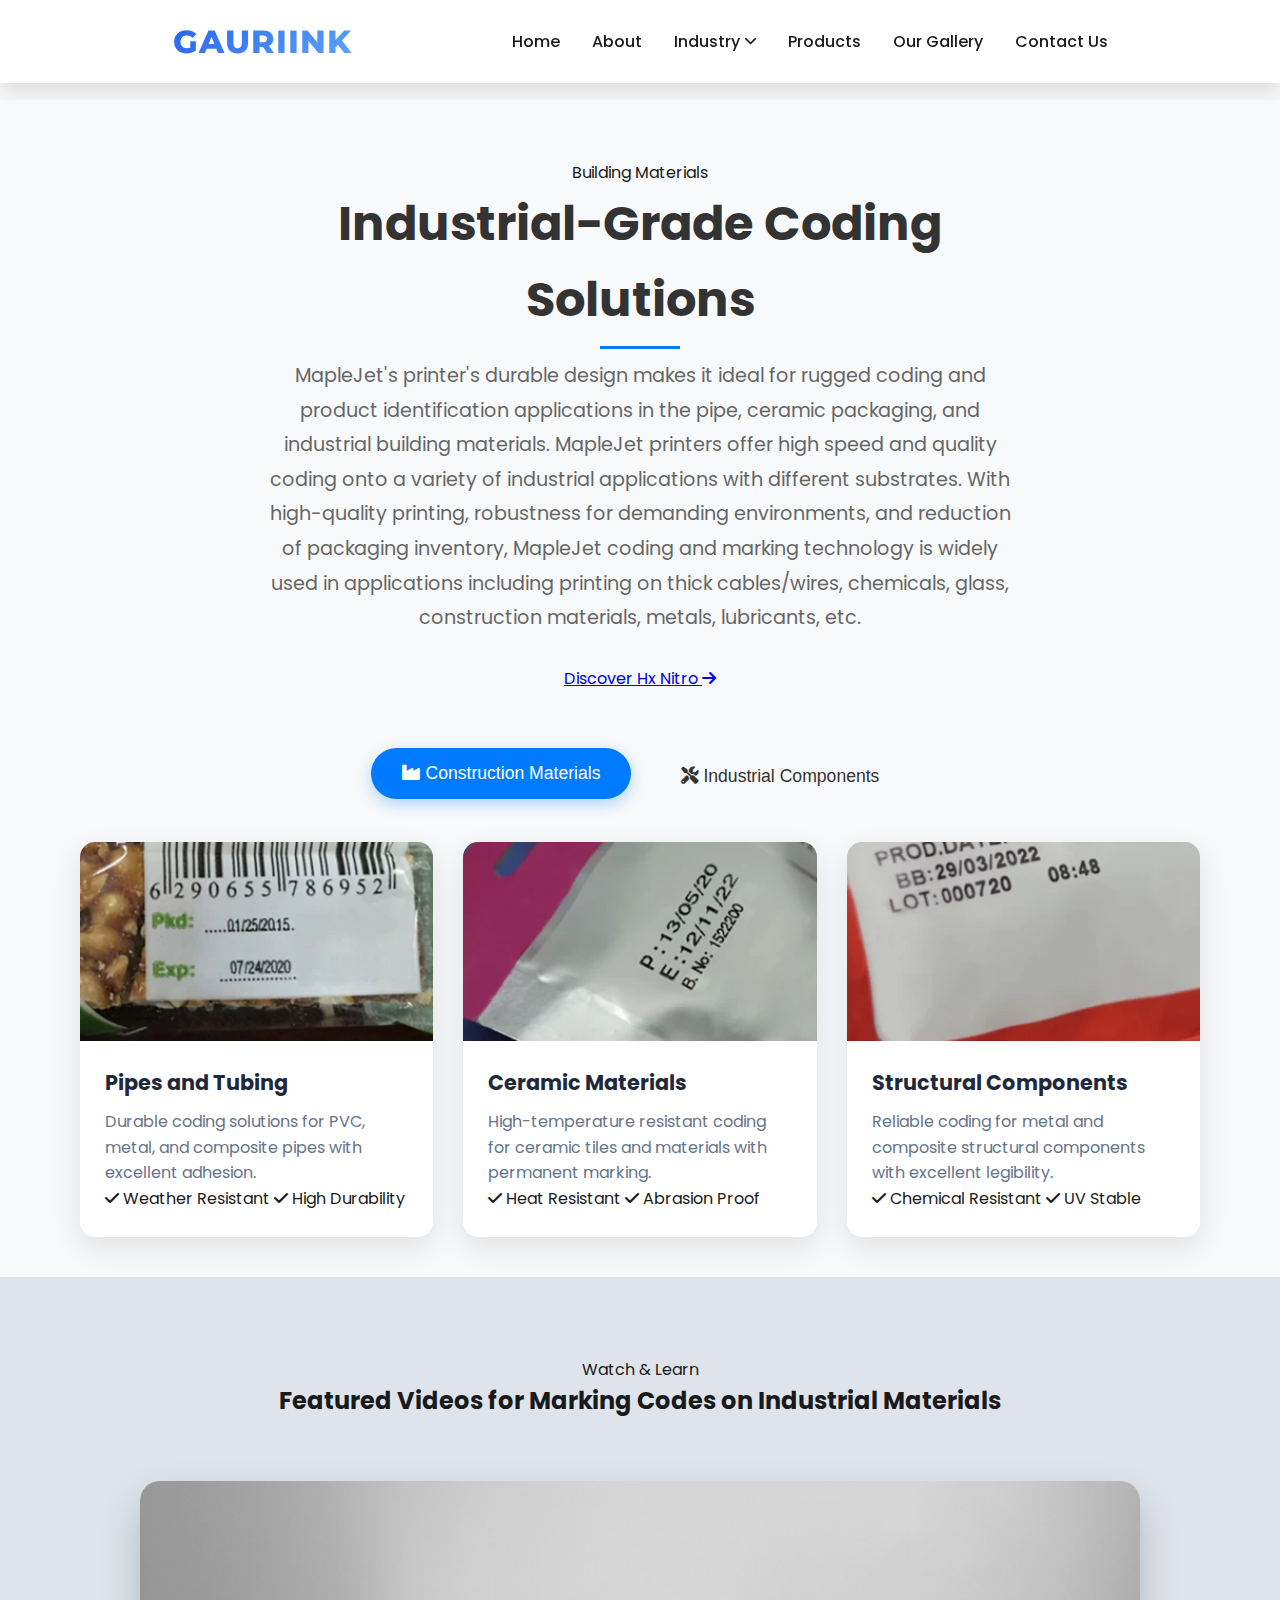
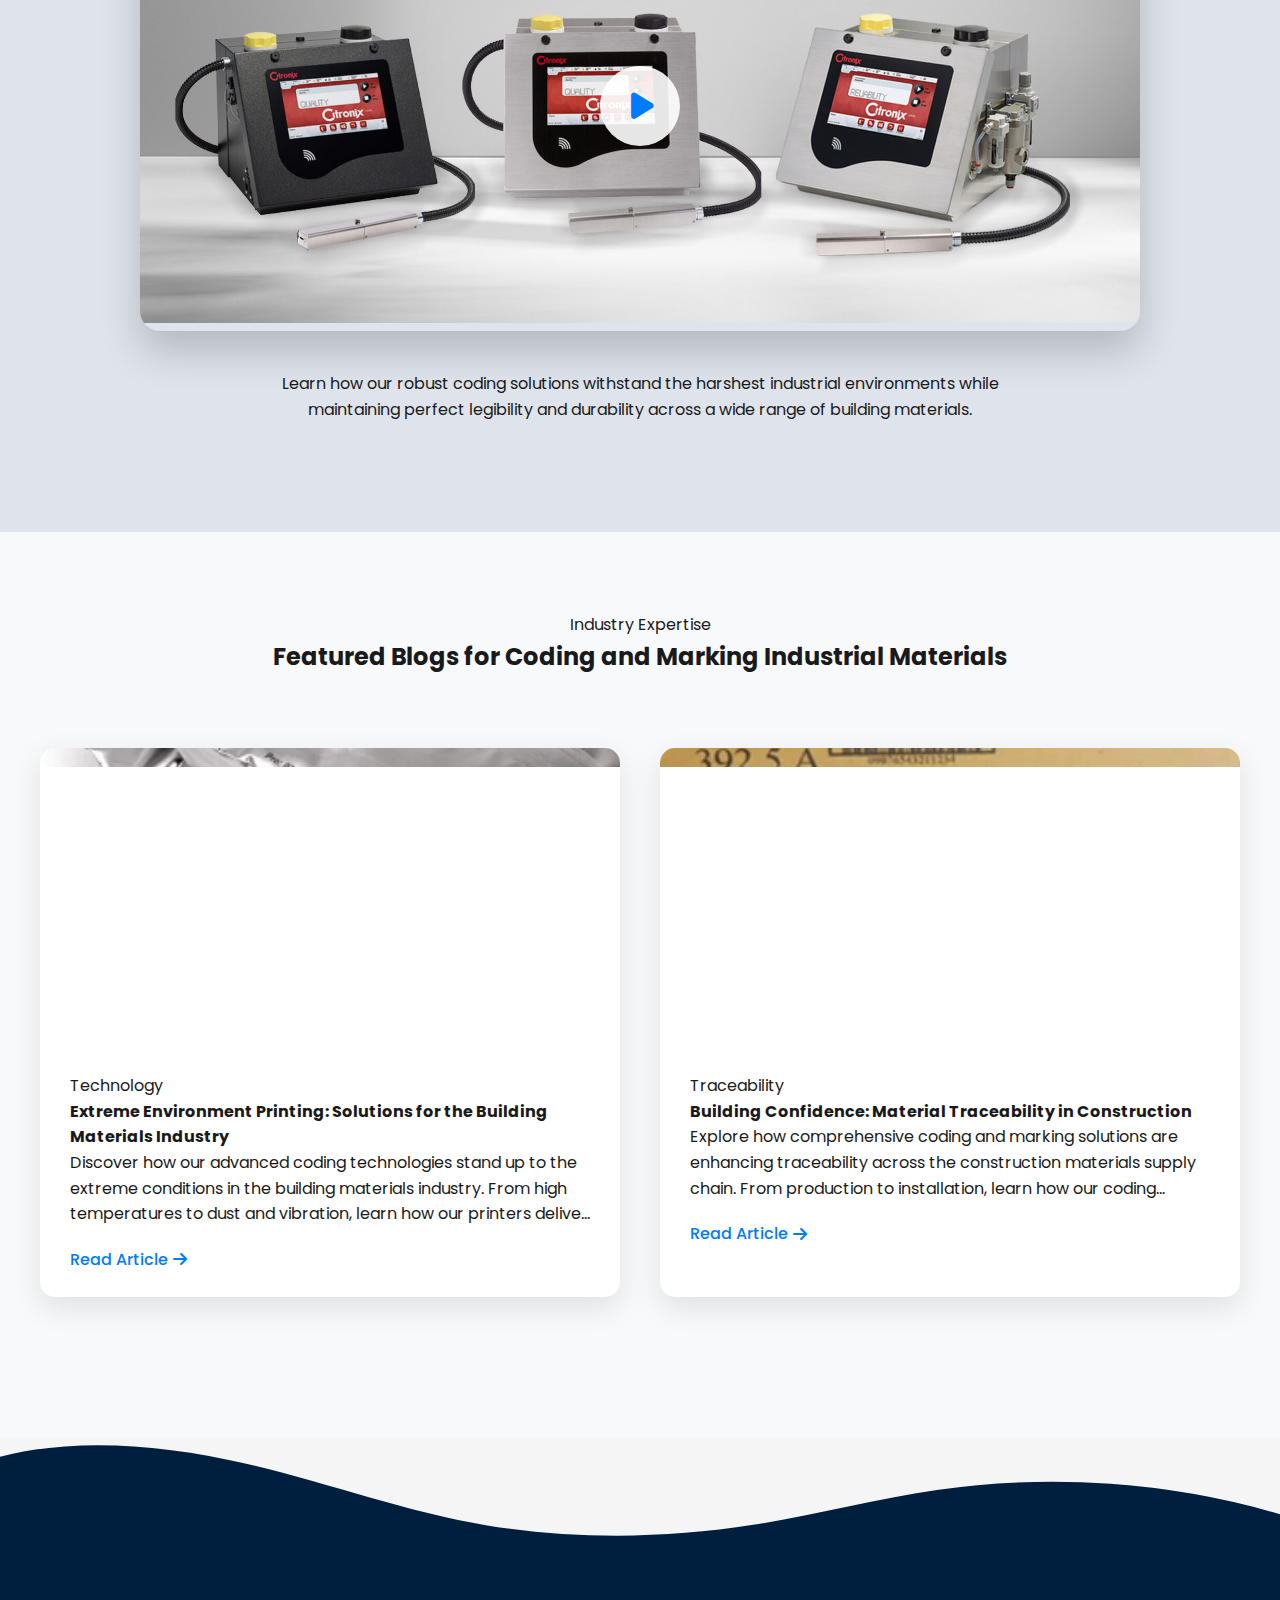
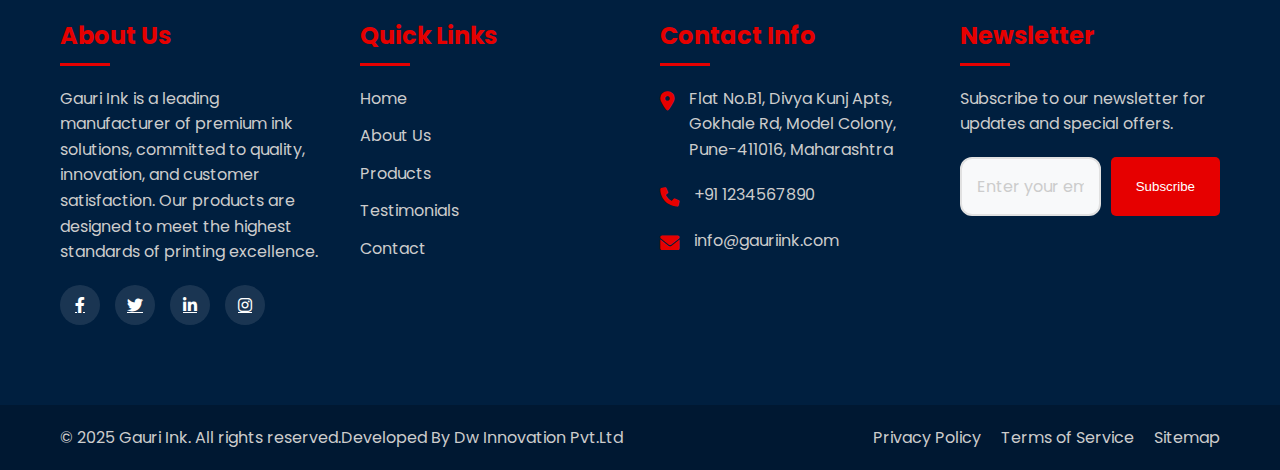
<file: building-materials-section.html>
<!DOCTYPE html>
<html lang="en">
  <head>
    <meta charset="UTF-8" />
    <meta name="viewport" content="width=device-width, initial-scale=1.0" />
    <title>Document</title>
    <link rel="preconnect" href="https://fonts.googleapis.com" />
    <link rel="preconnect" href="https://fonts.gstatic.com" crossorigin />
    <link
      href="https://fonts.googleapis.com/css2?family=Poppins:wght@400;500;600;700&family=Montserrat:wght@700;800&display=swap"
      rel="stylesheet"
    />
    <link rel="stylesheet" href="styles.css" />
    <link
      rel="stylesheet"
      href="https://cdnjs.cloudflare.com/ajax/libs/font-awesome/6.0.0/css/all.min.css"
    />
  </head>
  <style>
    #building-materials-industry {
      margin-top: 100px;
    }
  </style>
  <body>
    <header>
      <nav class="navbar">
        <div class="logo">
          <h1>GauriInk</h1>
        </div>
        <div class="nav-links">
          <a href="/index.html">Home</a>
          <a href="/about.html">About</a>
          <div class="nav-item dropdown">
            <a href="/industry.html" class="dropdown-toggle"
              >Industry <i class="fas fa-chevron-down"></i
            ></a>
            <div class="dropdown-menu">
              <a href="/food-industry.html">Food Industry</a>
              <a href="/beverage-section.html">Beverage Industry</a>
              <a href="/pharma-cosmetics-section.html"
                >Pharmaceutical, Cosmetics & Personal Care</a
              >
              <a href="/building-materials-section.html">Building Materials</a>
            </div>
          </div>
          <a href="#products">Products</a>
          <a href="#gallery">Our Gallery</a>
          <a href="/contact.html">Contact Us</a>
        </div>
        <div class="mobile-menu">
          <i class="fas fa-bars"></i>
        </div>
      </nav>
    </header>
    <!-- Building Materials Industry Section -->
    <section id="building-materials-industry" class="industry-section">
      <div class="container">
        <div class="section-intro">
          <span class="section-tag">Building Materials</span>
          <h2 class="section-title">Industrial-Grade Coding Solutions</h2>
          <p class="section-description">
            MapleJet's printer's durable design makes it ideal for rugged coding
            and product identification applications in the pipe, ceramic
            packaging, and industrial building materials. MapleJet printers
            offer high speed and quality coding onto a variety of industrial
            applications with different substrates. With high-quality printing,
            robustness for demanding environments, and reduction of packaging
            inventory, MapleJet coding and marking technology is widely used in
            applications including printing on thick cables/wires, chemicals,
            glass, construction materials, metals, lubricants, etc.
          </p>
          <a href="#" class="cta-button"
            >Discover Hx Nitro <i class="fas fa-arrow-right"></i
          ></a>
        </div>

        <div class="packaging-tabs">
          <button class="tab-button active" data-tab="primary">
            <i class="fas fa-industry"></i>
            Construction Materials
          </button>
          <button class="tab-button" data-tab="secondary">
            <i class="fas fa-tools"></i>
            Industrial Components
          </button>
        </div>

        <div class="tab-content active" id="primary-packaging">
          <div class="packaging-grid">
            <div class="packaging-card">
              <div class="card-image">
                <img src="sampleProducts/1.webp" alt="Pipes and Tubing" />
                <div class="card-overlay">
                  <span>View Details</span>
                </div>
              </div>
              <div class="card-content">
                <h3>Pipes and Tubing</h3>
                <p>
                  Durable coding solutions for PVC, metal, and composite pipes
                  with excellent adhesion.
                </p>
                <div class="card-features">
                  <span><i class="fas fa-check"></i> Weather Resistant</span>
                  <span><i class="fas fa-check"></i> High Durability</span>
                </div>
              </div>
            </div>
            <div class="packaging-card">
              <div class="card-image">
                <img src="sampleProducts/2.webp" alt="Ceramic Materials" />
                <div class="card-overlay">
                  <span>View Details</span>
                </div>
              </div>
              <div class="card-content">
                <h3>Ceramic Materials</h3>
                <p>
                  High-temperature resistant coding for ceramic tiles and
                  materials with permanent marking.
                </p>
                <div class="card-features">
                  <span><i class="fas fa-check"></i> Heat Resistant</span>
                  <span><i class="fas fa-check"></i> Abrasion Proof</span>
                </div>
              </div>
            </div>
            <div class="packaging-card">
              <div class="card-image">
                <img src="sampleProducts/3.webp" alt="Structural Components" />
                <div class="card-overlay">
                  <span>View Details</span>
                </div>
              </div>
              <div class="card-content">
                <h3>Structural Components</h3>
                <p>
                  Reliable coding for metal and composite structural components
                  with excellent legibility.
                </p>
                <div class="card-features">
                  <span><i class="fas fa-check"></i> Chemical Resistant</span>
                  <span><i class="fas fa-check"></i> UV Stable</span>
                </div>
              </div>
            </div>
          </div>
        </div>

        <div class="tab-content" id="secondary-packaging">
          <div class="packaging-grid">
            <div class="packaging-card">
              <div class="card-image">
                <img src="sampleProducts/4.png" alt="Cables and Wires" />
                <div class="card-overlay">
                  <span>View Details</span>
                </div>
              </div>
              <div class="card-content">
                <h3>Cables and Wires</h3>
                <p>
                  Precise coding for electrical cables and wires with continuous
                  marking capabilities.
                </p>
                <div class="card-features">
                  <span><i class="fas fa-check"></i> Continuous Printing</span>
                  <span><i class="fas fa-check"></i> Smudge Resistant</span>
                </div>
              </div>
            </div>
            <div class="packaging-card">
              <div class="card-image">
                <img src="sampleProducts/5.webp" alt="Chemical Containers" />
                <div class="card-overlay">
                  <span>View Details</span>
                </div>
              </div>
              <div class="card-content">
                <h3>Chemical Containers</h3>
                <p>
                  Hazardous material compliant coding for industrial chemical
                  containers and packaging.
                </p>
                <div class="card-features">
                  <span><i class="fas fa-check"></i> HAZMAT Compliant</span>
                  <span><i class="fas fa-check"></i> Chemical Resistant</span>
                </div>
              </div>
            </div>
          </div>
        </div>

        <div class="video-section">
          <div class="section-intro">
            <span class="section-tag">Watch & Learn</span>
            <h2>Featured Videos for Marking Codes on Industrial Materials</h2>
          </div>
          <div class="video-container">
            <img src="banner/Citronics-b7.jpg" alt="Building Materials Video" />
            <button class="play-button">
              <i class="fas fa-play"></i>
            </button>
          </div>
          <div class="video-description">
            <p>
              Learn how our robust coding solutions withstand the harshest
              industrial environments while maintaining perfect legibility and
              durability across a wide range of building materials.
            </p>
          </div>
        </div>

        <div class="featured-section">
          <div class="container">
            <div class="section-intro">
              <span class="section-tag">Industry Expertise</span>
              <h2>
                Featured Blogs for Coding and Marking Industrial Materials
              </h2>
            </div>

            <div class="featured-blogs">
              <div class="blog-grid">
                <article class="blog-card">
                  <div class="blog-image-container">
                    <img
                      src="sampleProducts/6.webp"
                      alt="Extreme Environment Printing"
                    />
                  </div>
                  <div class="blog-content">
                    <span class="content-tag">Technology</span>
                    <h4>
                      Extreme Environment Printing: Solutions for the Building
                      Materials Industry
                    </h4>
                    <p>
                      Discover how our advanced coding technologies stand up to
                      the extreme conditions in the building materials industry.
                      From high temperatures to dust and vibration, learn how
                      our printers deliver consistent performance in the most
                      demanding environments.
                    </p>
                    <a href="#" class="read-more">
                      Read Article
                      <i class="fas fa-arrow-right"></i>
                    </a>
                  </div>
                </article>
                <article class="blog-card">
                  <div class="blog-image-container">
                    <img
                      src="sampleProducts/7.webp"
                      alt="Material Traceability"
                    />
                  </div>
                  <div class="blog-content">
                    <span class="content-tag">Traceability</span>
                    <h4>
                      Building Confidence: Material Traceability in Construction
                    </h4>
                    <p>
                      Explore how comprehensive coding and marking solutions are
                      enhancing traceability across the construction materials
                      supply chain. From production to installation, learn how
                      our coding solutions help ensure quality control,
                      regulatory compliance, and efficient inventory management.
                    </p>
                    <a href="#" class="read-more">
                      Read Article
                      <i class="fas fa-arrow-right"></i>
                    </a>
                  </div>
                </article>
              </div>
            </div>
          </div>
        </div>
      </div>
    </section>

    <footer class="footer">
      <div class="footer-waves">
        <svg
          data-name="Layer 1"
          xmlns="http://www.w3.org/2000/svg"
          viewBox="0 0 1200 120"
          preserveAspectRatio="none"
        >
          <path
            d="M321.39,56.44c58-10.79,114.16-30.13,172-41.86,82.39-16.72,168.19-17.73,250.45-.39C823.78,31,906.67,72,985.66,92.83c70.05,18.48,146.53,26.09,214.34,3V0H0V27.35A600.21,600.21,0,0,0,321.39,56.44Z"
            class="shape-fill"
          ></path>
        </svg>
      </div>
      <div class="footer-content">
        <div class="footer-grid">
          <div class="footer-column">
            <h3>About Us</h3>
            <p>
              Gauri Ink is a leading manufacturer of premium ink solutions,
              committed to quality, innovation, and customer satisfaction. Our
              products are designed to meet the highest standards of printing
              excellence.
            </p>
            <div class="social-links">
              <a href="#" aria-label="Facebook"
                ><i class="fab fa-facebook-f"></i
              ></a>
              <a href="#" aria-label="Twitter"
                ><i class="fab fa-twitter"></i
              ></a>
              <a href="#" aria-label="LinkedIn"
                ><i class="fab fa-linkedin-in"></i
              ></a>
              <a href="#" aria-label="Instagram"
                ><i class="fab fa-instagram"></i
              ></a>
            </div>
          </div>

          <div class="footer-column">
            <h3>Quick Links</h3>
            <ul class="footer-links">
              <li><a href="#home">Home</a></li>
              <li><a href="about.html">About Us</a></li>
              <li><a href="#products">Products</a></li>
              <li><a href="#testimonials">Testimonials</a></li>
              <li><a href="#contact">Contact</a></li>
            </ul>
          </div>

          <div class="footer-column">
            <h3>Contact Info</h3>
            <ul class="contact-info">
              <li>
                <i class="fas fa-map-marker-alt"></i>
                <span
                  >Flat No.B1, Divya Kunj Apts,<br />Gokhale Rd, Model
                  Colony,<br />Pune-411016, Maharashtra</span
                >
              </li>
              <li>
                <i class="fas fa-phone"></i>
                <span>+91 1234567890</span>
              </li>
              <li>
                <i class="fas fa-envelope"></i>
                <span>info@gauriink.com</span>
              </li>
            </ul>
          </div>

          <div class="footer-column">
            <h3>Newsletter</h3>
            <p>Subscribe to our newsletter for updates and special offers.</p>
            <form class="newsletter-form">
              <div class="form-group">
                <input type="email" placeholder="Enter your email" required />
                <button type="submit">Subscribe</button>
              </div>
            </form>
          </div>
        </div>
      </div>
      <div class="footer-bottom">
        <div class="footer-container">
          <p>
            &copy; 2025 Gauri Ink. All rights reserved.Developed By Dw
            Innovation Pvt.Ltd
          </p>
          <div class="footer-bottom-links">
            <a href="#">Privacy Policy</a>
            <a href="#">Terms of Service</a>
            <a href="#">Sitemap</a>
          </div>
        </div>
      </div>
    </footer>
  </body>
</html>
</file>
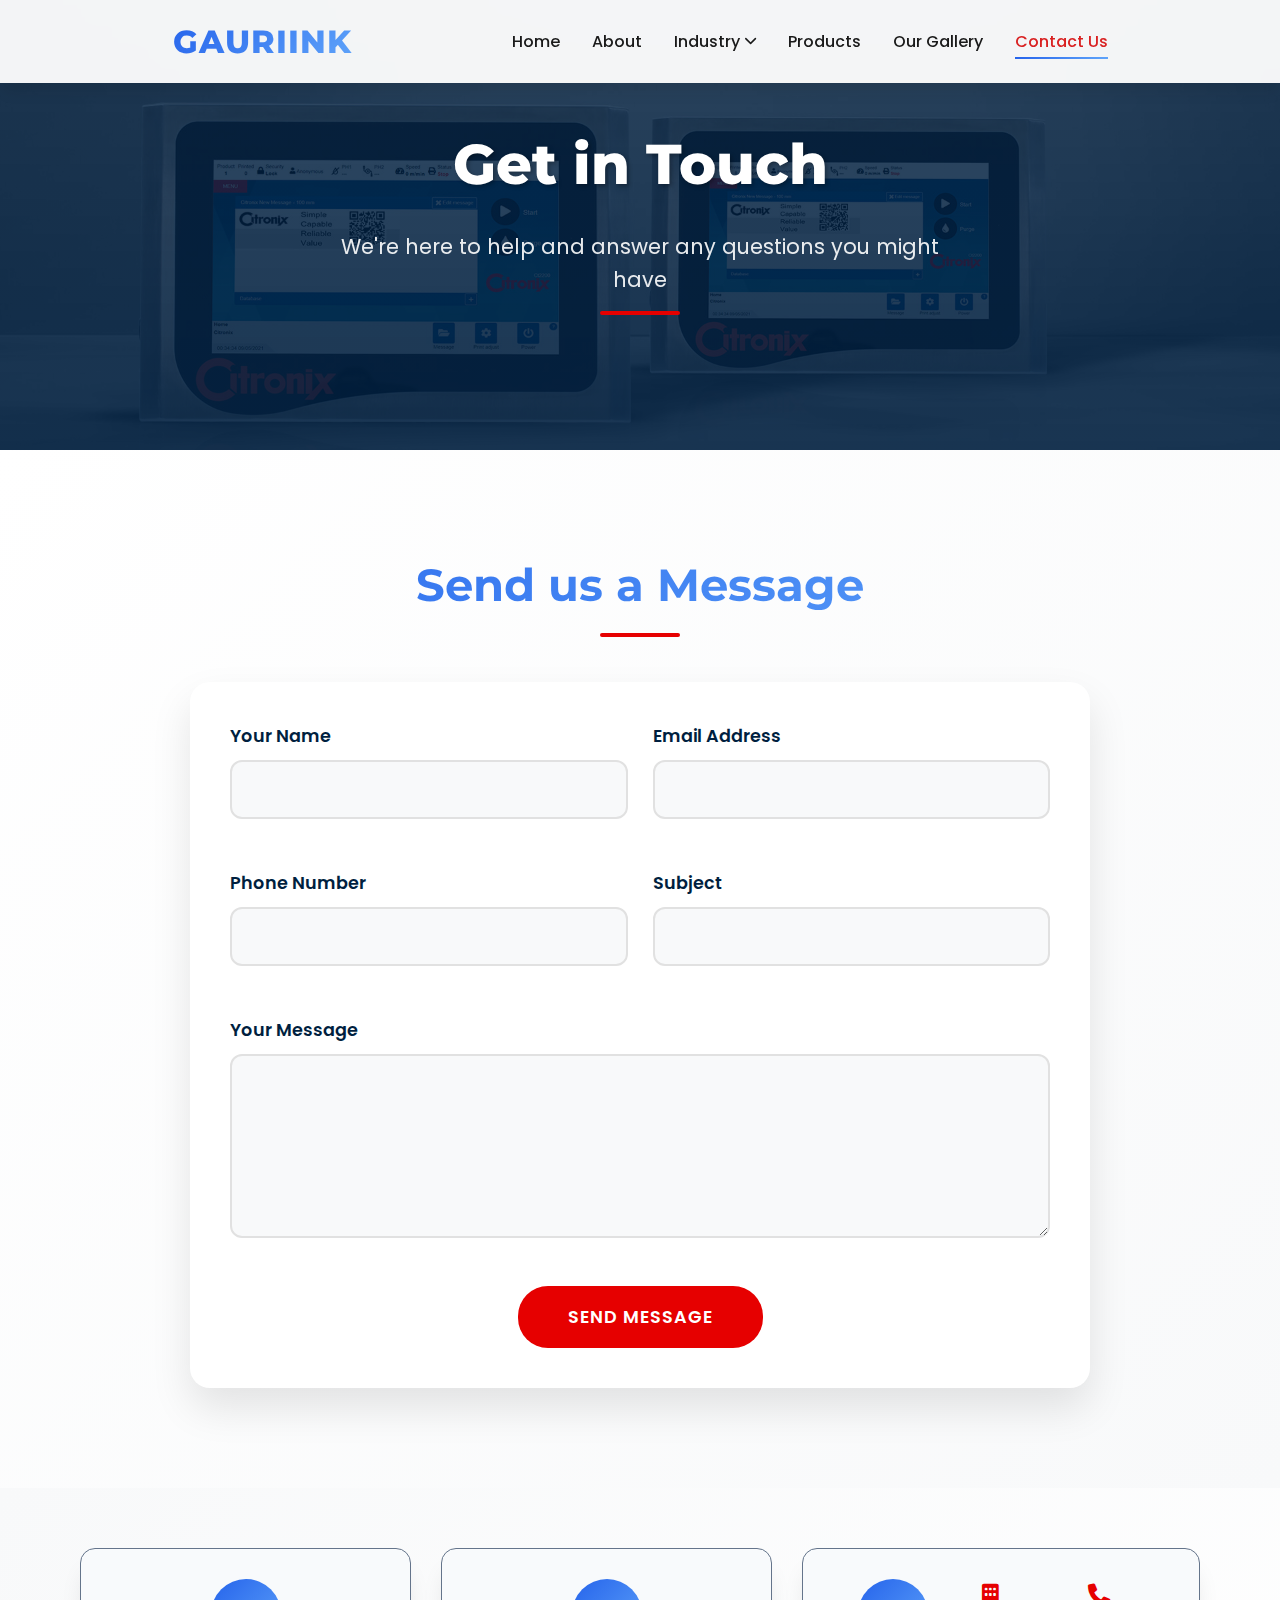
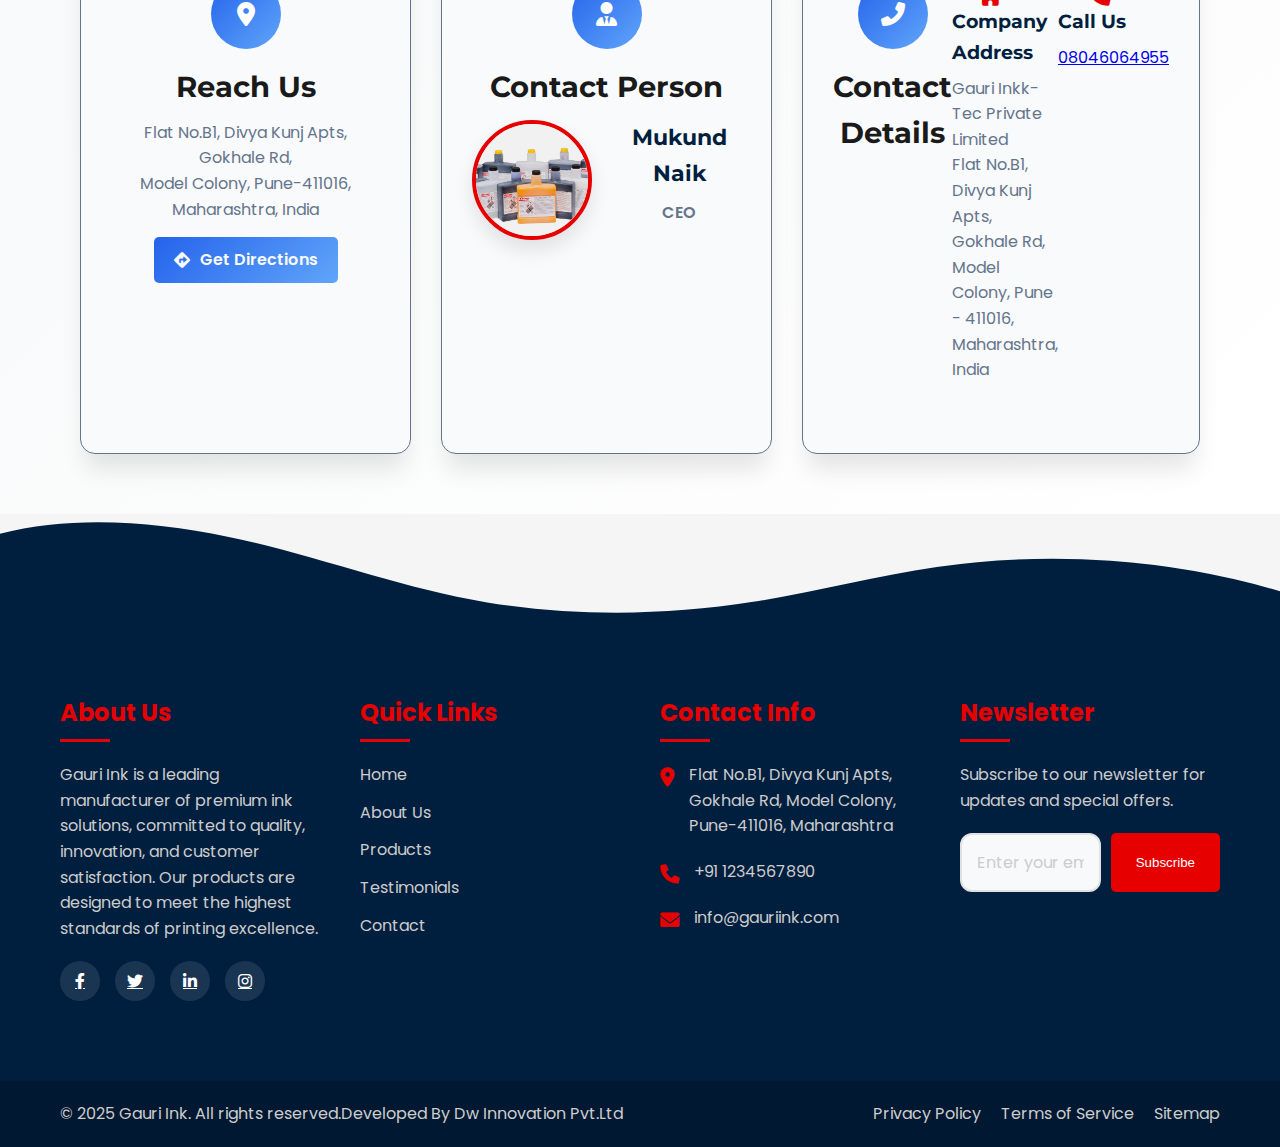
<file: contact.html>
<!DOCTYPE html>
<html lang="en">

<head>
    <meta charset="UTF-8">
    <meta name="viewport" content="width=device-width, initial-scale=1.0">
    <title>Contact Us - Gauri Inkk-Tec</title>
    <link rel="preconnect" href="https://fonts.googleapis.com">
    <link rel="preconnect" href="https://fonts.gstatic.com" crossorigin>
    <link
        href="https://fonts.googleapis.com/css2?family=Poppins:wght@400;500;600;700&family=Montserrat:wght@700;800&display=swap"
        rel="stylesheet">
    <link rel="stylesheet" href="styles.css">
    <link rel="stylesheet" href="https://cdnjs.cloudflare.com/ajax/libs/font-awesome/6.0.0/css/all.min.css">
</head>

<body>
    <!-- Navbar -->
    <header>
        <nav class="navbar">
            <div class="logo">
                <h1>GauriInk</h1>
            </div>
            <div class="nav-links">
                <a href="/index.html">Home</a>
                <a href="/about.html">About</a>
                <div class="nav-item dropdown">
                    <a href="/industry.html" class="dropdown-toggle">Industry <i class="fas fa-chevron-down"></i></a>
                    <div class="dropdown-menu">
                        <a href="/food-industry.html">Food Industry</a>
                        <a href="/beverage-section.html">Beverage Industry</a>
                        <a href="/pharma-cosmetics-section.html">Pharmaceutical, Cosmetics & Personal Care</a>
                        <a href="/building-materials-section.html">Building Materials</a>
                    </div>
                </div>
                <a href="#products">Products</a>
                <a href="#gallery">Our Gallery</a>
                <a href="/contact.html" class="active">Contact Us</a>
            </div>
            <div class="mobile-menu">
                <i class="fas fa-bars"></i>
            </div>
        </nav>
    </header>

    <!-- Contact Hero Section -->
    <section class="contact-hero">
        <div class="container">
            <h1>Get in Touch</h1>
            <p>We're here to help and answer any questions you might have</p>
        </div>
    </section>


    <!-- Contact Form Section -->
    <section class="contact-form-section">
        <div class="container">
            <h2>Send us a Message</h2>
            <form class="contact-form">
                <div class="form-grid">
                    <div class="form-group">
                        <label for="name">Your Name</label>
                        <input type="text" id="name" name="name" required>
                    </div>
                    <div class="form-group">
                        <label for="email">Email Address</label>
                        <input type="email" id="email" name="email" required>
                    </div>
                    <div class="form-group">
                        <label for="phone">Phone Number</label>
                        <input type="tel" id="phone" name="phone" required>
                    </div>
                    <div class="form-group">
                        <label for="subject">Subject</label>
                        <input type="text" id="subject" name="subject" required>
                    </div>
                </div>
                <div class="form-group full-width">
                    <label for="message">Your Message</label>
                    <textarea id="message" name="message" rows="6" required></textarea>
                </div>
                <button type="submit" class="submit-btn">Send Message</button>
            </form>
        </div>
    </section>
    <!-- Contact Information Section -->
    <section class="contact-info-section">
        <div class="container">
            <div class="contact-grid">
                <!-- Map and Address -->
                <div class="contact-card address-card">
                    <div class="card-icon">
                        <i class="fas fa-map-marker-alt"></i>
                    </div>
                    <h3>Reach Us</h3>
                    <p>Flat No.B1, Divya Kunj Apts, Gokhale Rd,<br>Model Colony, Pune-411016,<br>Maharashtra, India</p>
                    <a href="https://maps.google.com" target="_blank" class="direction-btn">
                        <i class="fas fa-directions"></i> Get Directions
                    </a>
                </div>

                <!-- Contact Person -->
                <div class="contact-card person-card">
                    <div class="card-icon">
                        <i class="fas fa-user-tie"></i>
                    </div>
                    <h3>Contact Person</h3>
                    <div class="contact-person">
                        <img src="banner/Citronics-b2.jpg" alt="Mukund Naik" class="person-image">
                        <div class="person-info">
                            <h4>Mukund Naik</h4>
                            <p>CEO</p>
                            <!-- <button class="view-phone-btn" onclick="showPhone()">
                                <i class="fas fa-phone"></i> View Mobile Number
                            </button> -->
                        </div>
                    </div>
                </div>

                <!-- Contact Details -->
                <div class="contact-card details-card">
                    <div class="card-header">
                        <div class="card-icon">
                            <i class="fas fa-phone-alt"></i>
                        </div>
                        <h3>Contact Details</h3>
                    </div>
                    <div class="contact-detail">
                        <div>
                            <i class="fas fa-building"></i>
                            <strong>Company Address</strong>
                            <p>Gauri Inkk-Tec Private Limited<br>
                                Flat No.B1, Divya Kunj Apts, Gokhale Rd,<br>
                                Model Colony, Pune - 411016,<br>
                                Maharashtra, India</p>
                        </div>
                        <!-- <div class="contact-detail"> -->
                       
                        <!-- </div> -->
                    </div>
                    <div class="contact-detail">
                        <div >
                            <i class="fas fa-phone"></i>
                            <div>
                                <strong>Call Us</strong>
                                <p><a href="tel:08046064955">08046064955</a></p>
                            </div>
                        </div>
                    </div>

                </div>
            </div>
        </div>
    </section>


    <!-- Footer -->
    <footer class="footer">
        <div class="footer-waves">
            <svg data-name="Layer 1" xmlns="http://www.w3.org/2000/svg" viewBox="0 0 1200 120"
                preserveAspectRatio="none">
                <path
                    d="M321.39,56.44c58-10.79,114.16-30.13,172-41.86,82.39-16.72,168.19-17.73,250.45-.39C823.78,31,906.67,72,985.66,92.83c70.05,18.48,146.53,26.09,214.34,3V0H0V27.35A600.21,600.21,0,0,0,321.39,56.44Z"
                    class="shape-fill"></path>
            </svg>
        </div>
        <div class="footer-content">
            <div class="footer-grid">
                <div class="footer-column">
                    <h3>About Us</h3>
                    <p>Gauri Ink is a leading manufacturer of premium ink solutions, committed to quality, innovation,
                        and customer satisfaction. Our products are designed to meet the highest standards of printing
                        excellence.</p>
                    <div class="social-links">
                        <a href="#" aria-label="Facebook"><i class="fab fa-facebook-f"></i></a>
                        <a href="#" aria-label="Twitter"><i class="fab fa-twitter"></i></a>
                        <a href="#" aria-label="LinkedIn"><i class="fab fa-linkedin-in"></i></a>
                        <a href="#" aria-label="Instagram"><i class="fab fa-instagram"></i></a>
                    </div>
                </div>

                <div class="footer-column">
                    <h3>Quick Links</h3>
                    <ul class="footer-links">
                        <li><a href="#home">Home</a></li>
                        <li><a href="#about">About Us</a></li>
                        <li><a href="#products">Products</a></li>
                        <li><a href="#testimonials">Testimonials</a></li>
                        <li><a href="#contact">Contact</a></li>
                    </ul>
                </div>

                <div class="footer-column">
                    <h3>Contact Info</h3>
                    <ul class="contact-info">
                        <li>
                            <i class="fas fa-map-marker-alt"></i>
                            <span>Flat No.B1, Divya Kunj Apts,<br>Gokhale Rd, Model Colony,<br>Pune-411016,
                                Maharashtra</span>
                        </li>
                        <li>
                            <i class="fas fa-phone"></i>
                            <span>+91 1234567890</span>
                        </li>
                        <li>
                            <i class="fas fa-envelope"></i>
                            <span>info@gauriink.com</span>
                        </li>
                    </ul>
                </div>

                <div class="footer-column">
                    <h3>Newsletter</h3>
                    <p>Subscribe to our newsletter for updates and special offers.</p>
                    <form class="newsletter-form">
                        <div class="form-group">
                            <input type="email" placeholder="Enter your email" required>
                            <button type="submit">Subscribe</button>
                        </div>
                    </form>
                </div>
            </div>
        </div>
        <div class="footer-bottom">
            <div class="footer-container">
                <p>&copy; 2025 Gauri Ink. All rights reserved.Developed By Dw Innovation Pvt.Ltd</p>
                <div class="footer-bottom-links">
                    <a href="#">Privacy Policy</a>
                    <a href="#">Terms of Service</a>
                    <a href="#">Sitemap</a>
                </div>
            </div>
        </div>
    </footer>

    <script src="script.js"></script>
    <script>
        function showPhone() {
            alert('Contact Number: 08046064955');
        }
    </script>
</body>

</html>
</file>
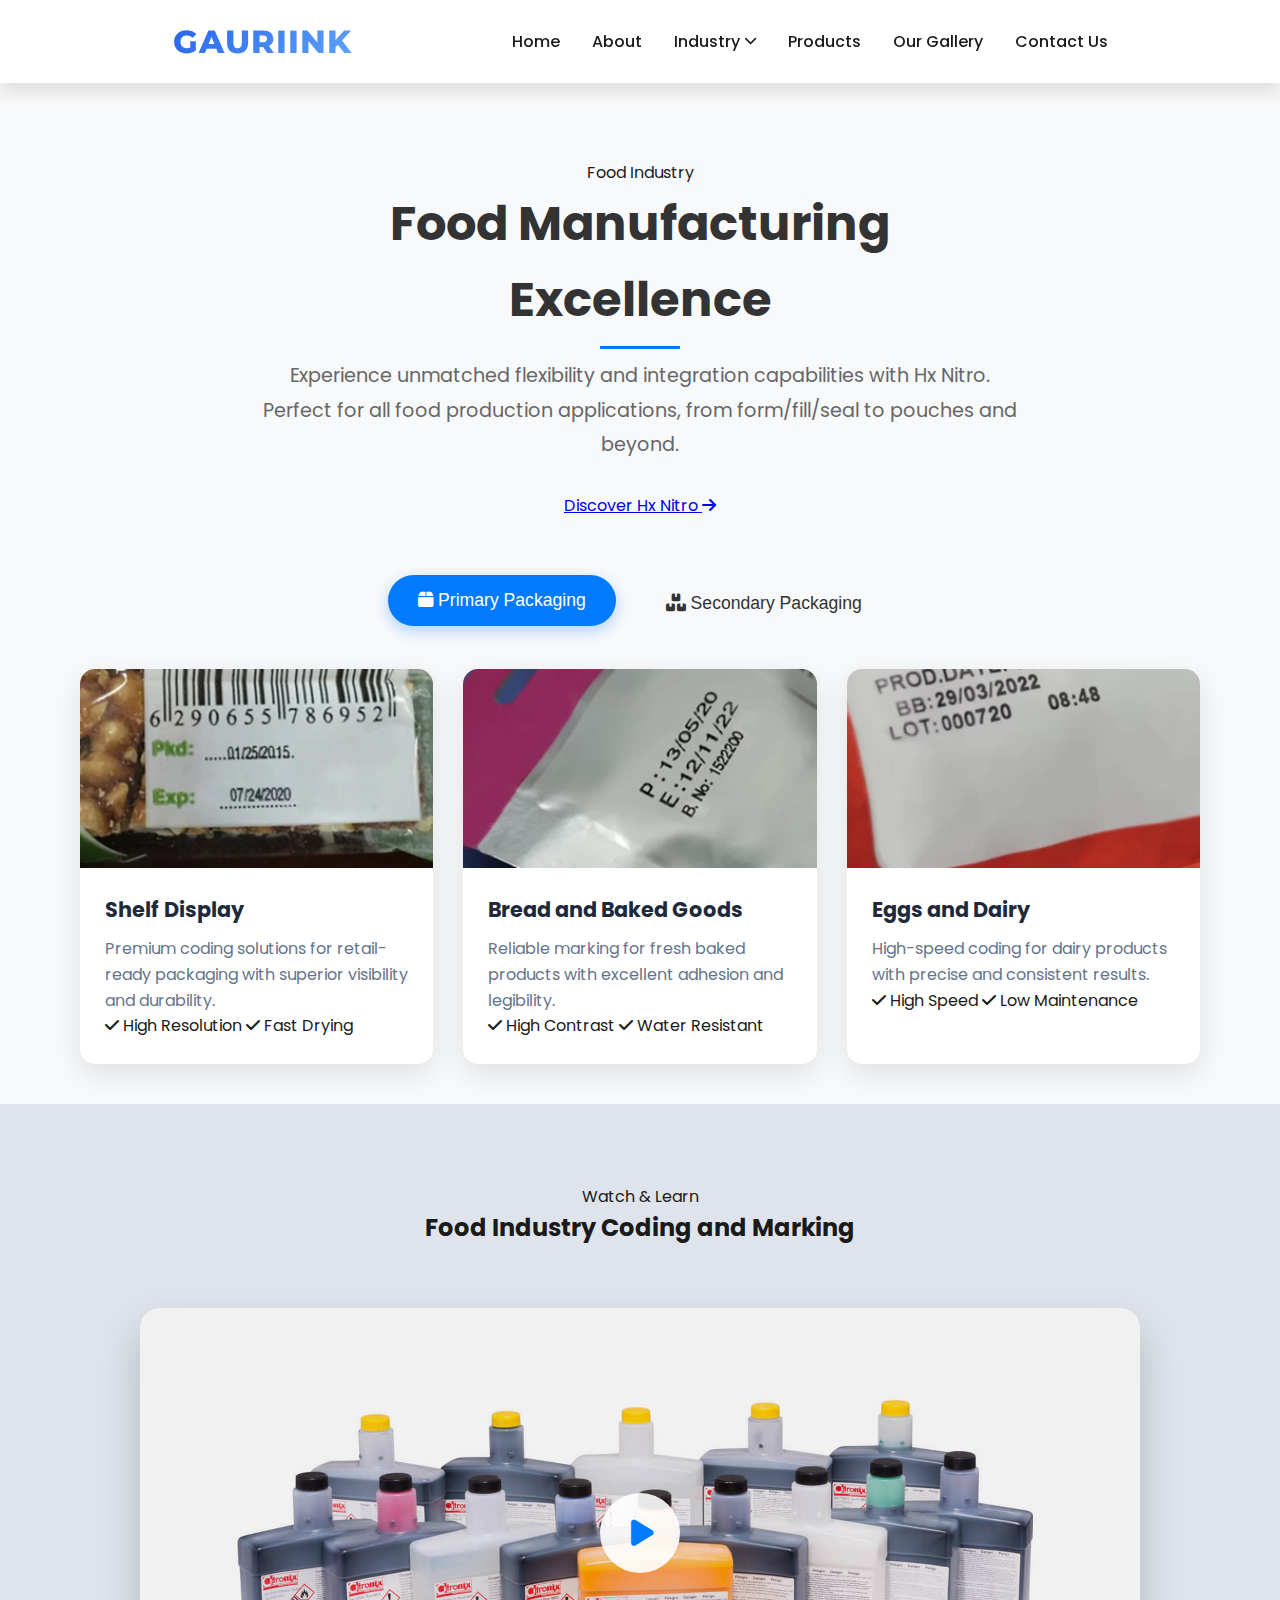
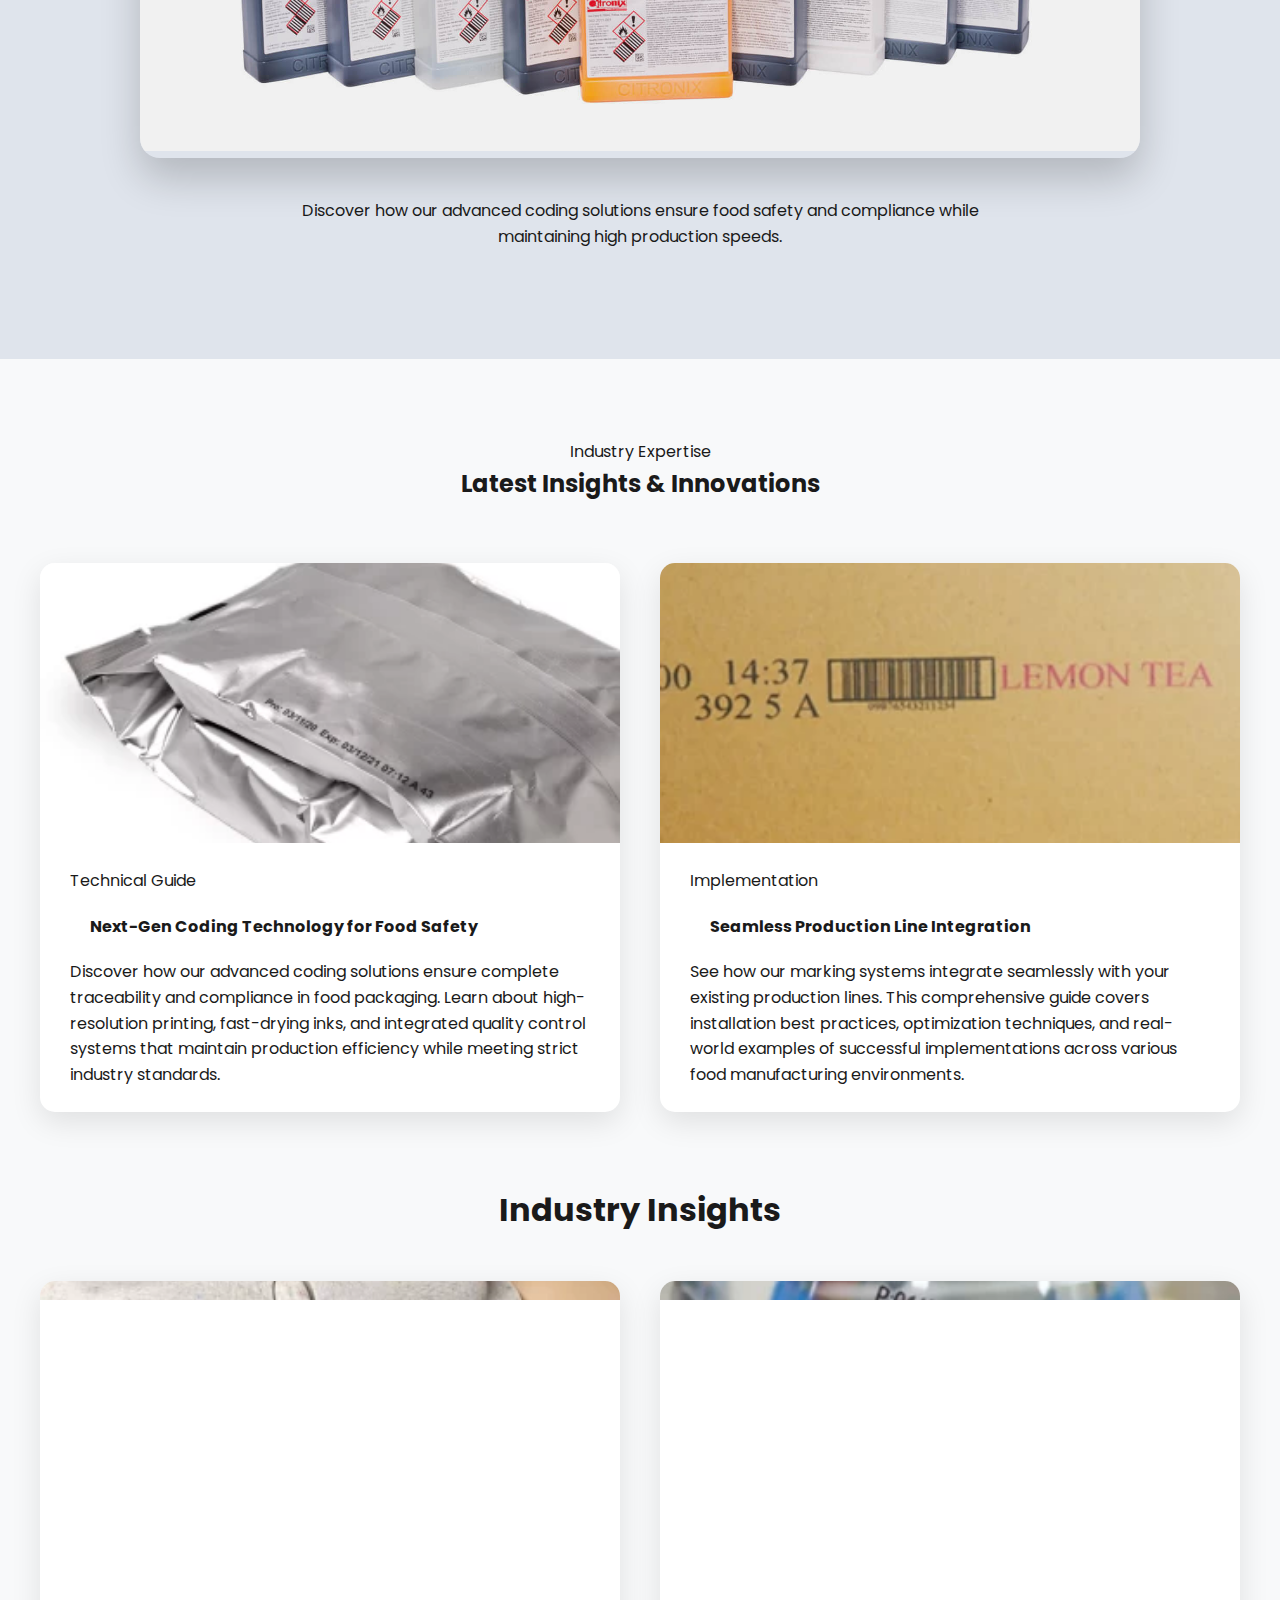
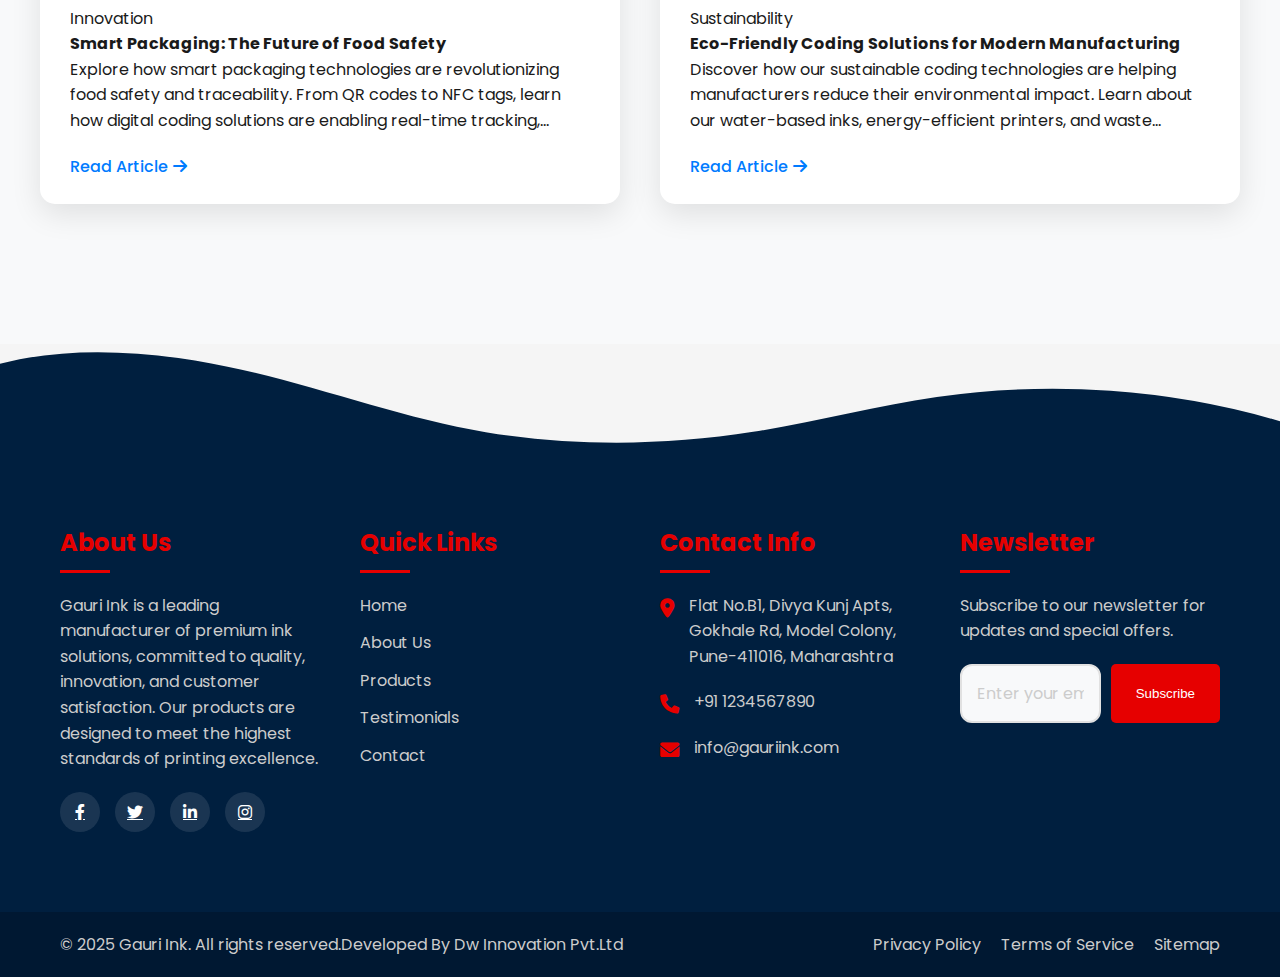
<file: food-industry.html>
<!DOCTYPE html>
<html lang="en">
<head>
    <meta charset="UTF-8">
    <meta name="viewport" content="width=device-width, initial-scale=1.0">
    <title>Document</title>
    <link rel="preconnect" href="https://fonts.googleapis.com">
    <link rel="preconnect" href="https://fonts.gstatic.com" crossorigin>
    <link
        href="https://fonts.googleapis.com/css2?family=Poppins:wght@400;500;600;700&family=Montserrat:wght@700;800&display=swap"
        rel="stylesheet">
    <link rel="stylesheet" href="styles.css">
    <link rel="stylesheet" href="https://cdnjs.cloudflare.com/ajax/libs/font-awesome/6.0.0/css/all.min.css">
</head>
<style>
    #food-industry{
        margin-top: 100px;
    }
</style>

<body>
    <!-- Food Industry Section -->
    <header>
        <nav class="navbar ">
            <div class="logo">
                <h1>GauriInk</h1>
            </div>
            <div class="nav-links">
                <a href="/index.html">Home</a>
                <a href="/about.html">About</a>
                <div class="nav-item dropdown">
                    <a href="/industry.html" class="dropdown-toggle">Industry <i class="fas fa-chevron-down"></i></a>
                    <div class="dropdown-menu">
                        <a href="/food-industry.html">Food Industry</a>
                        <a href="/beverage-section.html">Beverage Industry</a>
                        <a href="/pharma-cosmetics-section.html">Pharmaceutical, Cosmetics & Personal Care</a>
                        <a href="/building-materials-section.html">Building Materials</a>
                    </div>
                </div>
                <a href="#products">Products</a>
                <a href="#gallery">Our Gallery</a>
                <a href="/contact.html">Contact Us</a>
            </div>
            <div class="mobile-menu">
                <i class="fas fa-bars"></i>
            </div>
        </nav>
    </header>
    <section id="food-industry" class="industry-section">
        <div class="container">
            <div class="section-intro">
                <span class="section-tag">Food Industry</span>
                <h2 class="section-title">Food Manufacturing Excellence</h2>
                <p class="section-description">Experience unmatched flexibility and integration capabilities with Hx Nitro. Perfect for all food production applications, from form/fill/seal to pouches and beyond.</p>
                <a href="#" class="cta-button">Discover Hx Nitro <i class="fas fa-arrow-right"></i></a>
            </div>

            <div class="packaging-tabs">
                <button class="tab-button active" data-tab="primary">
                    <i class="fas fa-box"></i>
                    Primary Packaging
                </button>
                <button class="tab-button" data-tab="secondary">
                    <i class="fas fa-boxes"></i>
                    Secondary Packaging
                </button>
            </div>

            <div class="tab-content active" id="primary-packaging">
                <div class="packaging-grid">
                    <div class="packaging-card">
                        <div class="card-image">
                            <img src="sampleProducts/1.webp" alt="Shelf Display">
                            <div class="card-overlay">
                                <span>View Details</span>
                            </div>
                        </div>
                        <div class="card-content">
                            <h3>Shelf Display</h3>
                            <p>Premium coding solutions for retail-ready packaging with superior visibility and durability.</p>
                            <div class="card-features">
                                <span><i class="fas fa-check"></i> High Resolution</span>
                                <span><i class="fas fa-check"></i> Fast Drying</span>
                            </div>
                        </div>
                    </div>
                    <div class="packaging-card">
                        <div class="card-image">
                            <img src="sampleProducts/2.webp" alt="Bread and Baked Goods">
                            <div class="card-overlay">
                                <span>View Details</span>
                            </div>
                        </div>
                        <div class="card-content">
                            <h3>Bread and Baked Goods</h3>
                            <p>Reliable marking for fresh baked products with excellent adhesion and legibility.</p>
                            <div class="card-features">
                                <span><i class="fas fa-check"></i> High Contrast</span>
                                <span><i class="fas fa-check"></i> Water Resistant</span>
                            </div>
                        </div>
                    </div>
                    <div class="packaging-card">
                        <div class="card-image">
                            <img src="sampleProducts/3.webp" alt="Eggs and Dairy">
                            <div class="card-overlay">
                                <span>View Details</span>
                            </div>
                        </div>
                        <div class="card-content">
                            <h3>Eggs and Dairy</h3>
                            <p>High-speed coding for dairy products with precise and consistent results.</p>
                            <div class="card-features">
                                <span><i class="fas fa-check"></i> High Speed</span>
                                <span><i class="fas fa-check"></i> Low Maintenance</span>
                            </div>
                        </div>
                    </div>
                </div>
            </div>

            <div class="tab-content" id="secondary-packaging">
                <div class="packaging-grid">
                    <div class="packaging-card">
                        <div class="card-image">
                            <img src="sampleProducts/4.png" alt="Corrugated Trays">
                            <div class="card-overlay">
                                <span>View Details</span>
                            </div>
                        </div>
                        <div class="card-content">
                            <h3>Corrugated Trays and Boxes</h3>
                            <p>Durable marking solutions for shipping containers with excellent durability and resistance.</p>
                            <div class="card-features">
                                <span><i class="fas fa-check"></i> High Durability</span>
                                <span><i class="fas fa-check"></i> Chemical Resistant</span>
                            </div>
                        </div>
                    </div>
                    <div class="packaging-card">
                        <div class="card-image">
                            <img src="sampleProducts/5.webp" alt="Shrink-wrapped Trays">
                            <div class="card-overlay">
                                <span>View Details</span>
                            </div>
                        </div>
                        <div class="card-content">
                            <h3>Shrink-wrapped Trays</h3>
                            <p>Precise coding for shrink-wrapped products with excellent adhesion and legibility.</p>
                            <div class="card-features">
                                <span><i class="fas fa-check"></i> High Precision</span>
                                <span><i class="fas fa-check"></i> Low Odor</span>
                            </div>
                        </div>
                    </div>
                </div>
            </div>

            <div class="video-section">
                <div class="section-intro">
                    <span class="section-tag">Watch & Learn</span>
                    <h2>Food Industry Coding and Marking</h2>
                </div>
                <div class="video-container">
                    <img src="banner/Citronics-b2.jpg" alt="Food Industry Video">
                    <button class="play-button">
                        <i class="fas fa-play"></i>
                    </button>
                </div>
                <div class="video-description">
                    <p>Discover how our advanced coding solutions ensure food safety and compliance while maintaining high production speeds.</p>
                </div>
            </div>

            <div class="featured-section">
                <div class="container">
                    <div class="section-intro">
                        <span class="section-tag">Industry Expertise</span>
                        <h2>Latest Insights & Innovations</h2>
                    </div>
                    
                    <div class="featured-videos">
                        <!-- <h3>Video Resources</h3> -->
                        <div class="video-grid">
                            <div class="video-card">
                                <div class="video-thumbnail">
                                    <img src="sampleProducts/6.webp" alt="Coding Technology Demo">
                                    <div class="play-overlay">
                                        <i class="fas fa-play-circle"></i>
                                    </div>
                                </div>
                                <div class="video-content">
                                    <span class="content-tag">Technical Guide</span>
                                    <h4>Next-Gen Coding Technology for Food Safety</h4>
                                    <p>Discover how our advanced coding solutions ensure complete traceability and compliance in food packaging. Learn about high-resolution printing, fast-drying inks, and integrated quality control systems that maintain production efficiency while meeting strict industry standards.</p>
                                </div>
                            </div>
                            <div class="video-card">
                                <div class="video-thumbnail">
                                    <img src="sampleProducts/7.webp" alt="Production Line Integration">
                                    <div class="play-overlay">
                                        <i class="fas fa-play-circle"></i>
                                    </div>
                                </div>
                                <div class="video-content">
                                    <span class="content-tag">Implementation</span>
                                    <h4>Seamless Production Line Integration</h4>
                                    <p>See how our marking systems integrate seamlessly with your existing production lines. This comprehensive guide covers installation best practices, optimization techniques, and real-world examples of successful implementations across various food manufacturing environments.</p>
                                </div>
                            </div>
                        </div>
                    </div>
                    
                    <div class="featured-blogs">
                        <h3>Industry Insights</h3>
                        <div class="blog-grid">
                            <article class="blog-card">
                                <div class="blog-image-container">
                                    <img src="sampleProducts/8.webp" alt="Smart Packaging Solutions">
                                </div>
                                <div class="blog-content">
                                    <span class="content-tag">Innovation</span>
                                    <h4>Smart Packaging: The Future of Food Safety</h4>
                                    <p>Explore how smart packaging technologies are revolutionizing food safety and traceability. From QR codes to NFC tags, learn how digital coding solutions are enabling real-time tracking, authentication, and consumer engagement. Discover the latest innovations in variable data printing and how they're helping manufacturers meet evolving regulatory requirements while enhancing brand protection.</p>
                                    <a href="#" class="read-more">
                                        Read Article 
                                        <i class="fas fa-arrow-right"></i>
                                    </a>
                                </div>
                            </article>
                            <article class="blog-card">
                                <div class="blog-image-container">
                                    <img src="sampleProducts/9.webp" alt="Sustainable Packaging">
                                </div>
                                <div class="blog-content">
                                    <span class="content-tag">Sustainability</span>
                                    <h4>Eco-Friendly Coding Solutions for Modern Manufacturing</h4>
                                    <p>Discover how our sustainable coding technologies are helping manufacturers reduce their environmental impact. Learn about our water-based inks, energy-efficient printers, and waste reduction features that support your sustainability goals without compromising on code quality or production speed. Find out how digital coding solutions are enabling the transition to more sustainable packaging materials.</p>
                                    <a href="#" class="read-more">
                                        Read Article 
                                        <i class="fas fa-arrow-right"></i>
                                    </a>
                                </div>
                            </article>
                        </div>
                    </div>
                </div>
            </div>
        </div>
    </section>
    <footer class="footer">
        <div class="footer-waves">
            <svg data-name="Layer 1" xmlns="http://www.w3.org/2000/svg" viewBox="0 0 1200 120"
                preserveAspectRatio="none">
                <path
                    d="M321.39,56.44c58-10.79,114.16-30.13,172-41.86,82.39-16.72,168.19-17.73,250.45-.39C823.78,31,906.67,72,985.66,92.83c70.05,18.48,146.53,26.09,214.34,3V0H0V27.35A600.21,600.21,0,0,0,321.39,56.44Z"
                    class="shape-fill"></path>
            </svg>
        </div>
        <div class="footer-content">
            <div class="footer-grid">
                <div class="footer-column">
                    <h3>About Us</h3>
                    <p>Gauri Ink is a leading manufacturer of premium ink solutions, committed to quality, innovation,
                        and customer satisfaction. Our products are designed to meet the highest standards of printing
                        excellence.</p>
                    <div class="social-links">
                        <a href="#" aria-label="Facebook"><i class="fab fa-facebook-f"></i></a>
                        <a href="#" aria-label="Twitter"><i class="fab fa-twitter"></i></a>
                        <a href="#" aria-label="LinkedIn"><i class="fab fa-linkedin-in"></i></a>
                        <a href="#" aria-label="Instagram"><i class="fab fa-instagram"></i></a>
                    </div>
                </div>

                <div class="footer-column">
                    <h3>Quick Links</h3>
                    <ul class="footer-links">
                        <li><a href="#home">Home</a></li>
                        <li><a href="about.html">About Us</a></li>
                        <li><a href="#products">Products</a></li>
                        <li><a href="#testimonials">Testimonials</a></li>
                        <li><a href="#contact">Contact</a></li>
                    </ul>
                </div>

                <div class="footer-column">
                    <h3>Contact Info</h3>
                    <ul class="contact-info">
                        <li>
                            <i class="fas fa-map-marker-alt"></i>
                            <span>Flat No.B1, Divya Kunj Apts,<br>Gokhale Rd, Model Colony,<br>Pune-411016,
                                Maharashtra</span>
                        </li>
                        <li>
                            <i class="fas fa-phone"></i>
                            <span>+91 1234567890</span>
                        </li>
                        <li>
                            <i class="fas fa-envelope"></i>
                            <span>info@gauriink.com</span>
                        </li>
                    </ul>
                </div>

                <div class="footer-column">
                    <h3>Newsletter</h3>
                    <p>Subscribe to our newsletter for updates and special offers.</p>
                    <form class="newsletter-form">
                        <div class="form-group">
                            <input type="email" placeholder="Enter your email" required>
                            <button type="submit">Subscribe</button>
                        </div>
                    </form>
                </div>
            </div>
        </div>
        <div class="footer-bottom">
            <div class="footer-container">
                <p>&copy; 2025 Gauri Ink. All rights reserved.Developed By Dw Innovation Pvt.Ltd</p>
                <div class="footer-bottom-links">
                    <a href="#">Privacy Policy</a>
                    <a href="#">Terms of Service</a>
                    <a href="#">Sitemap</a>
                </div>
            </div>
        </div>
    </footer>
</body>
</html>
</file>
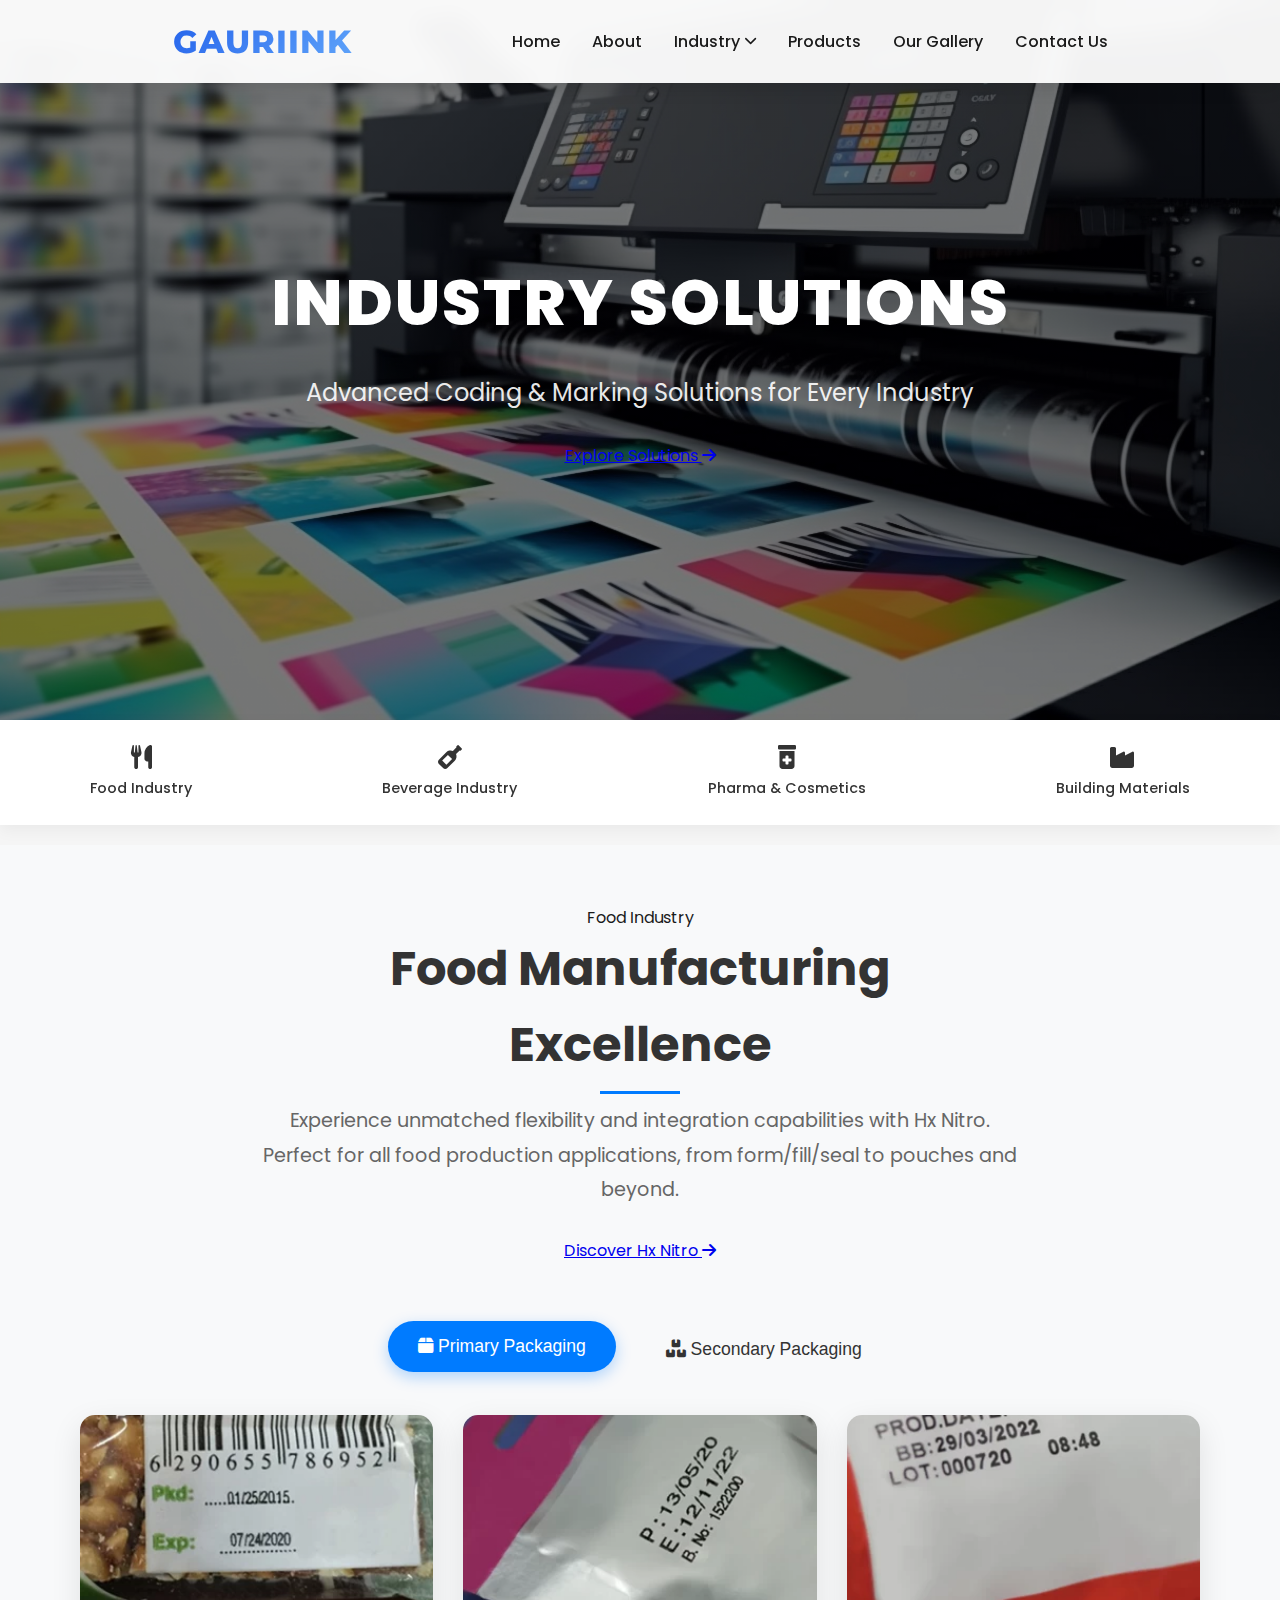
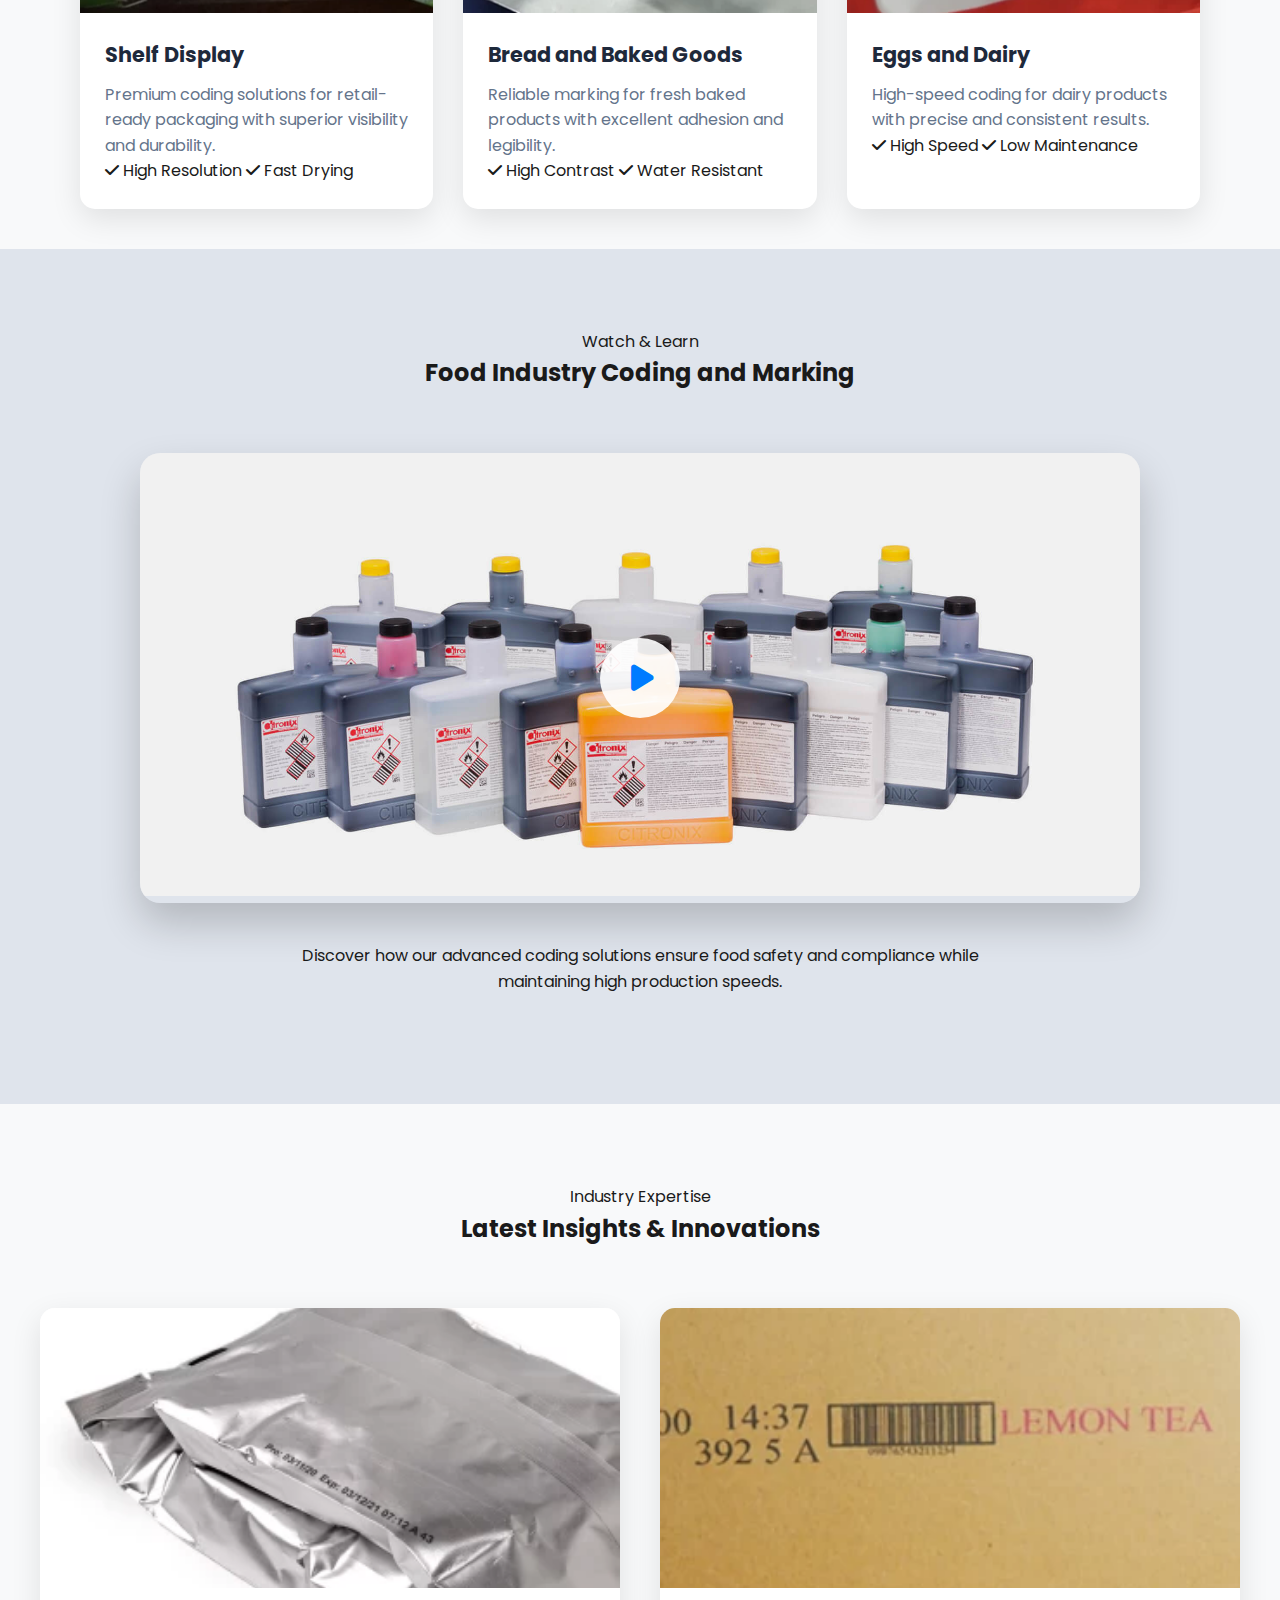
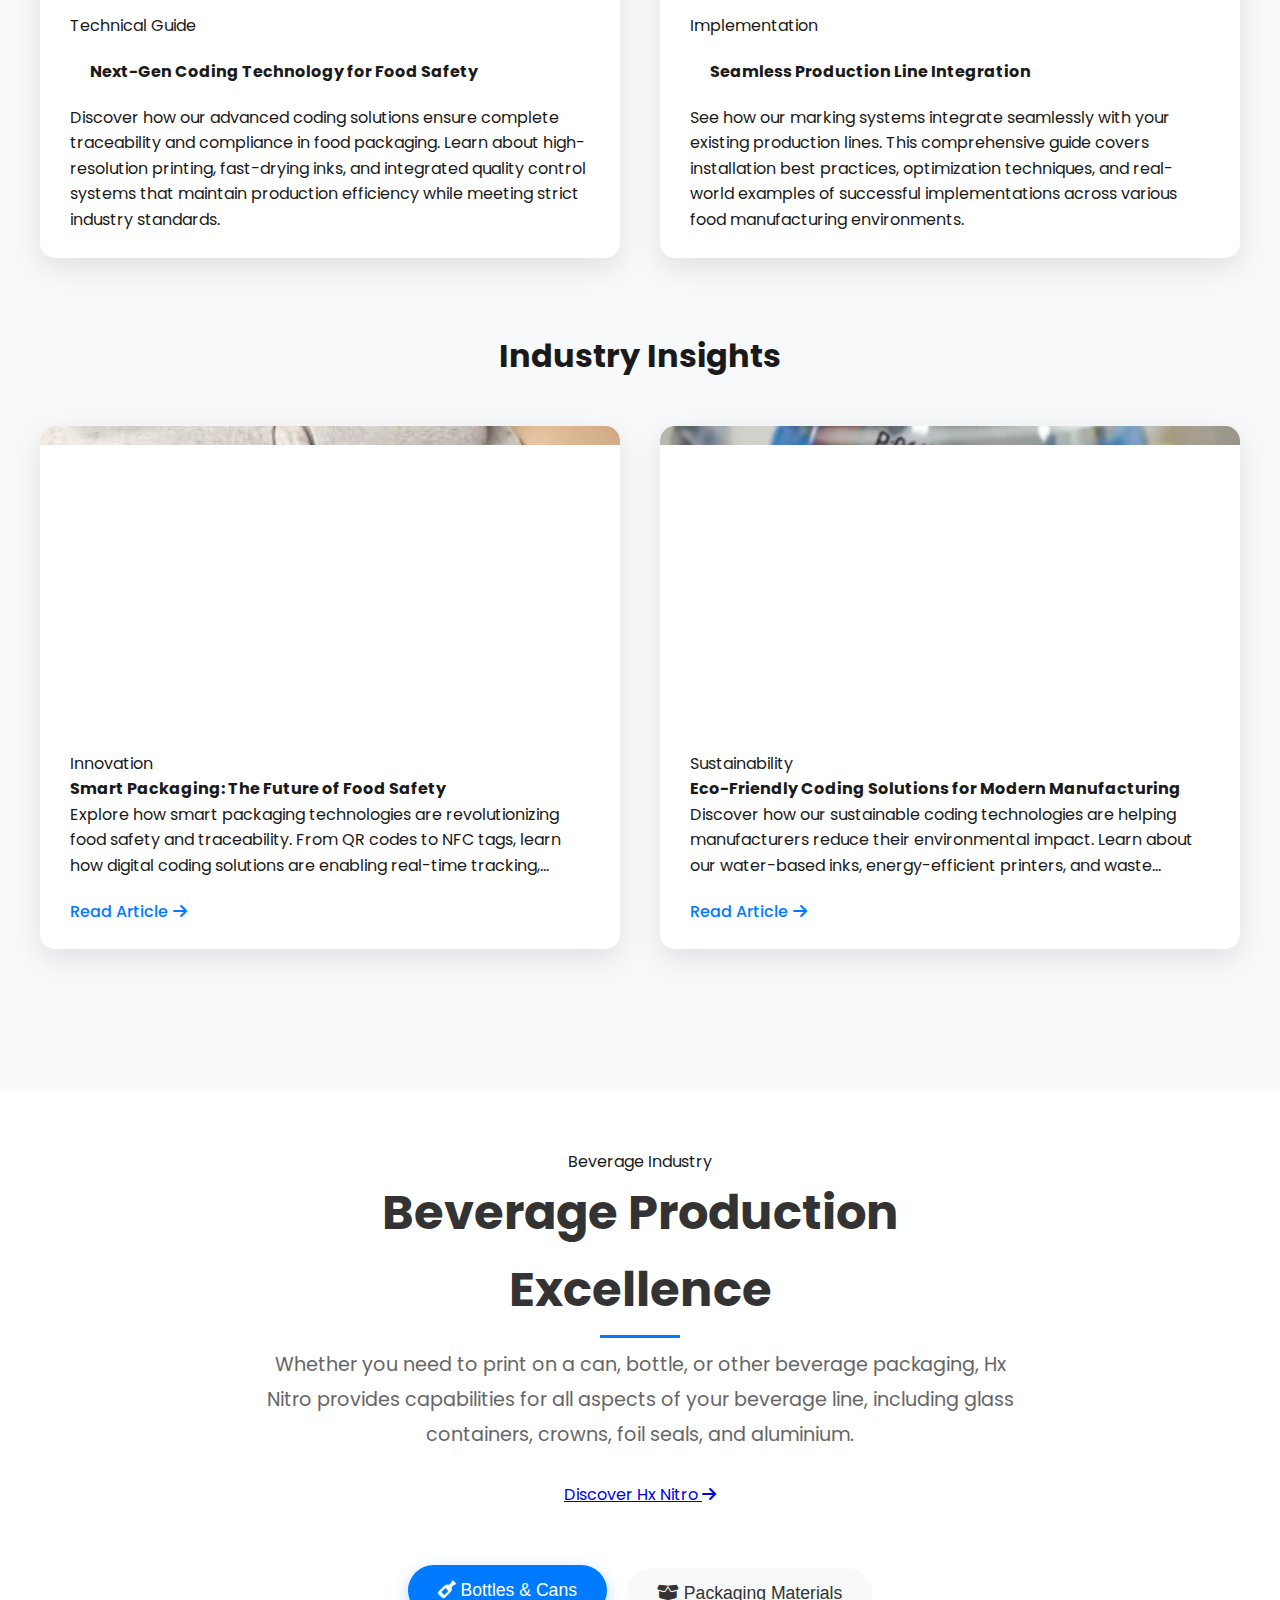
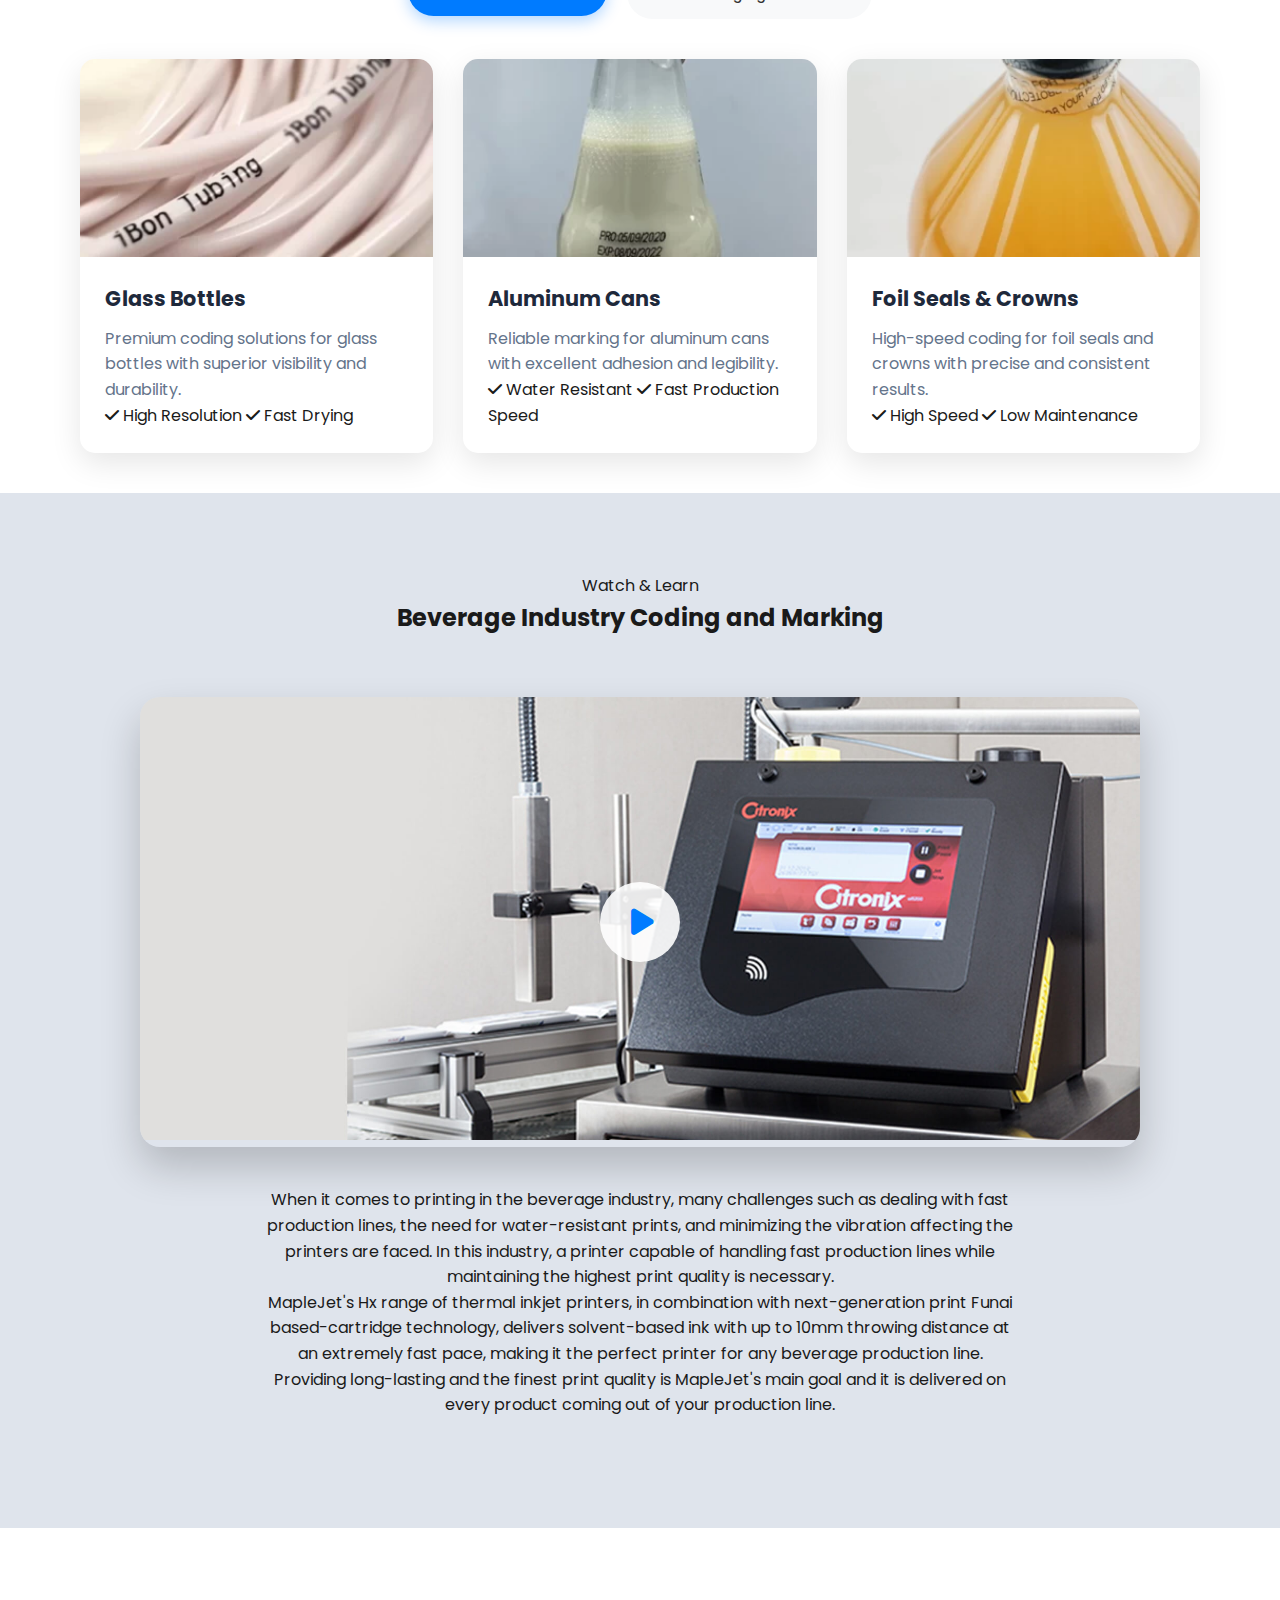
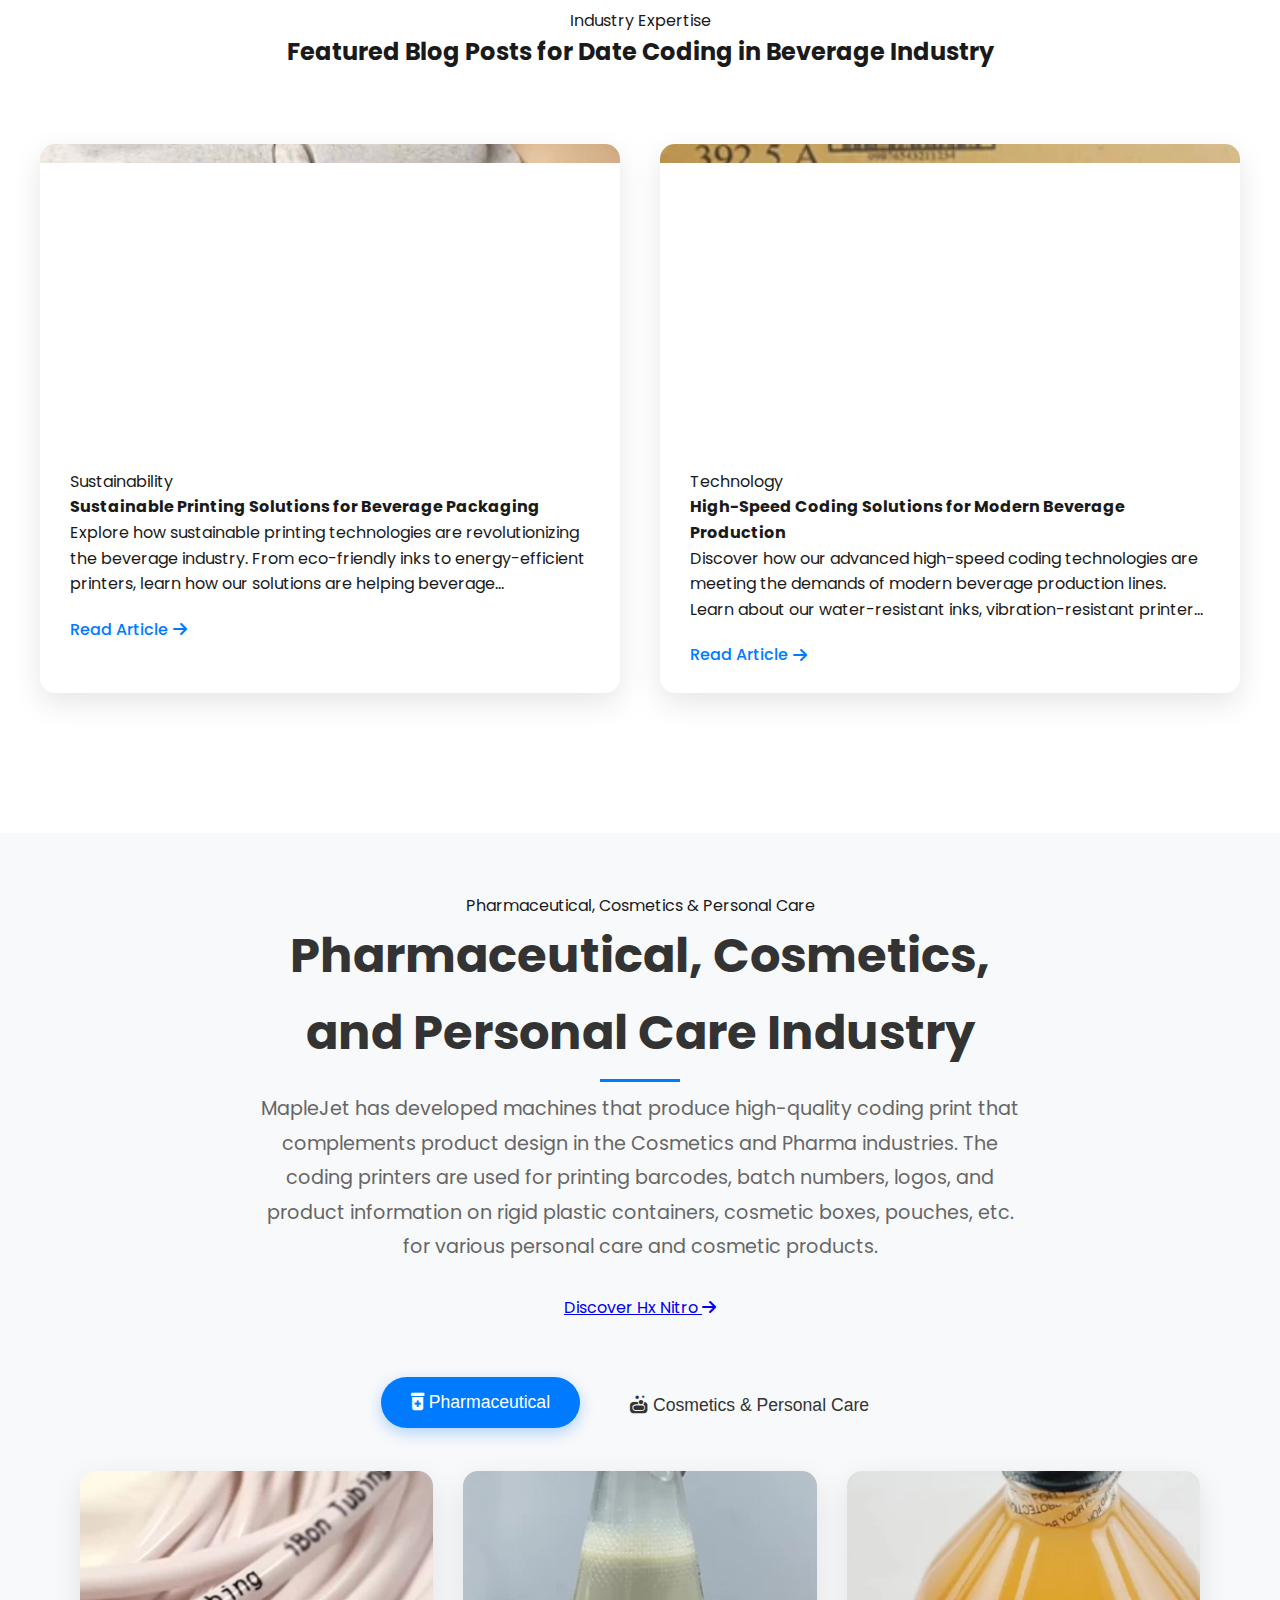
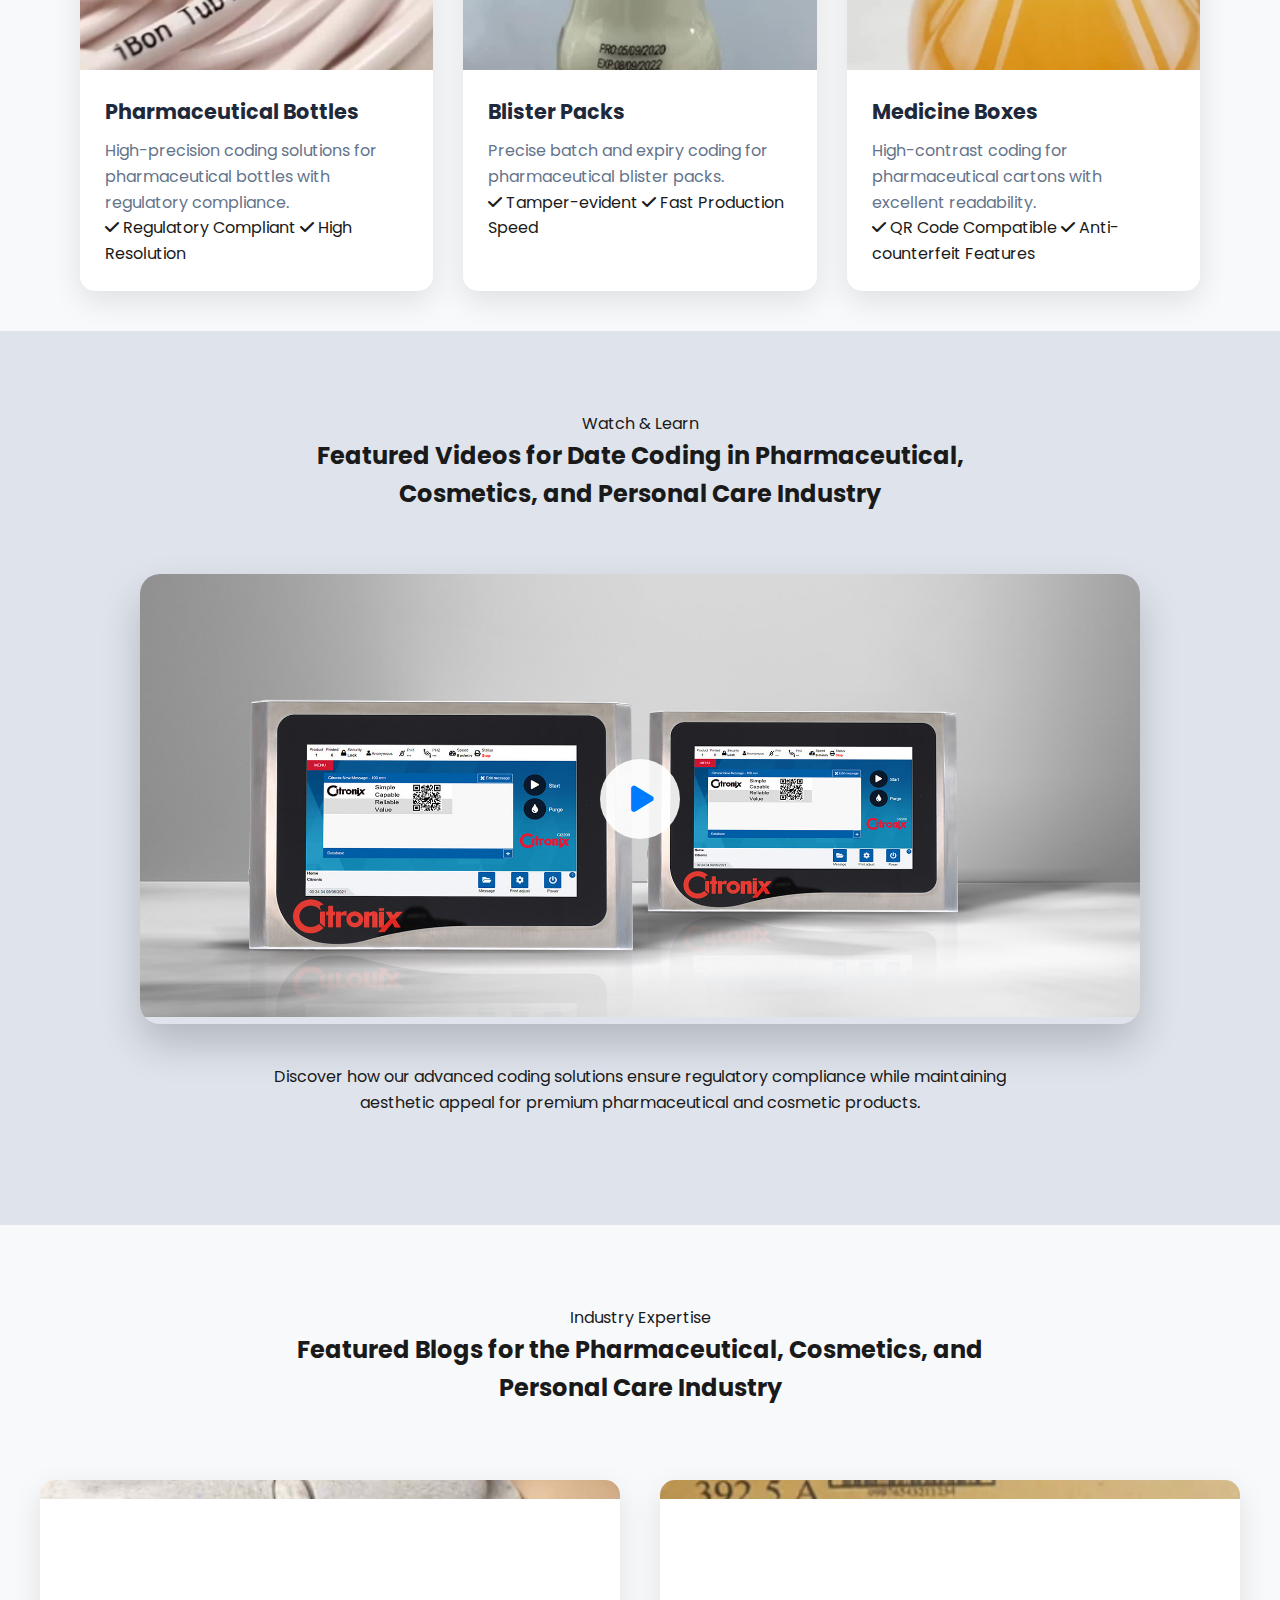
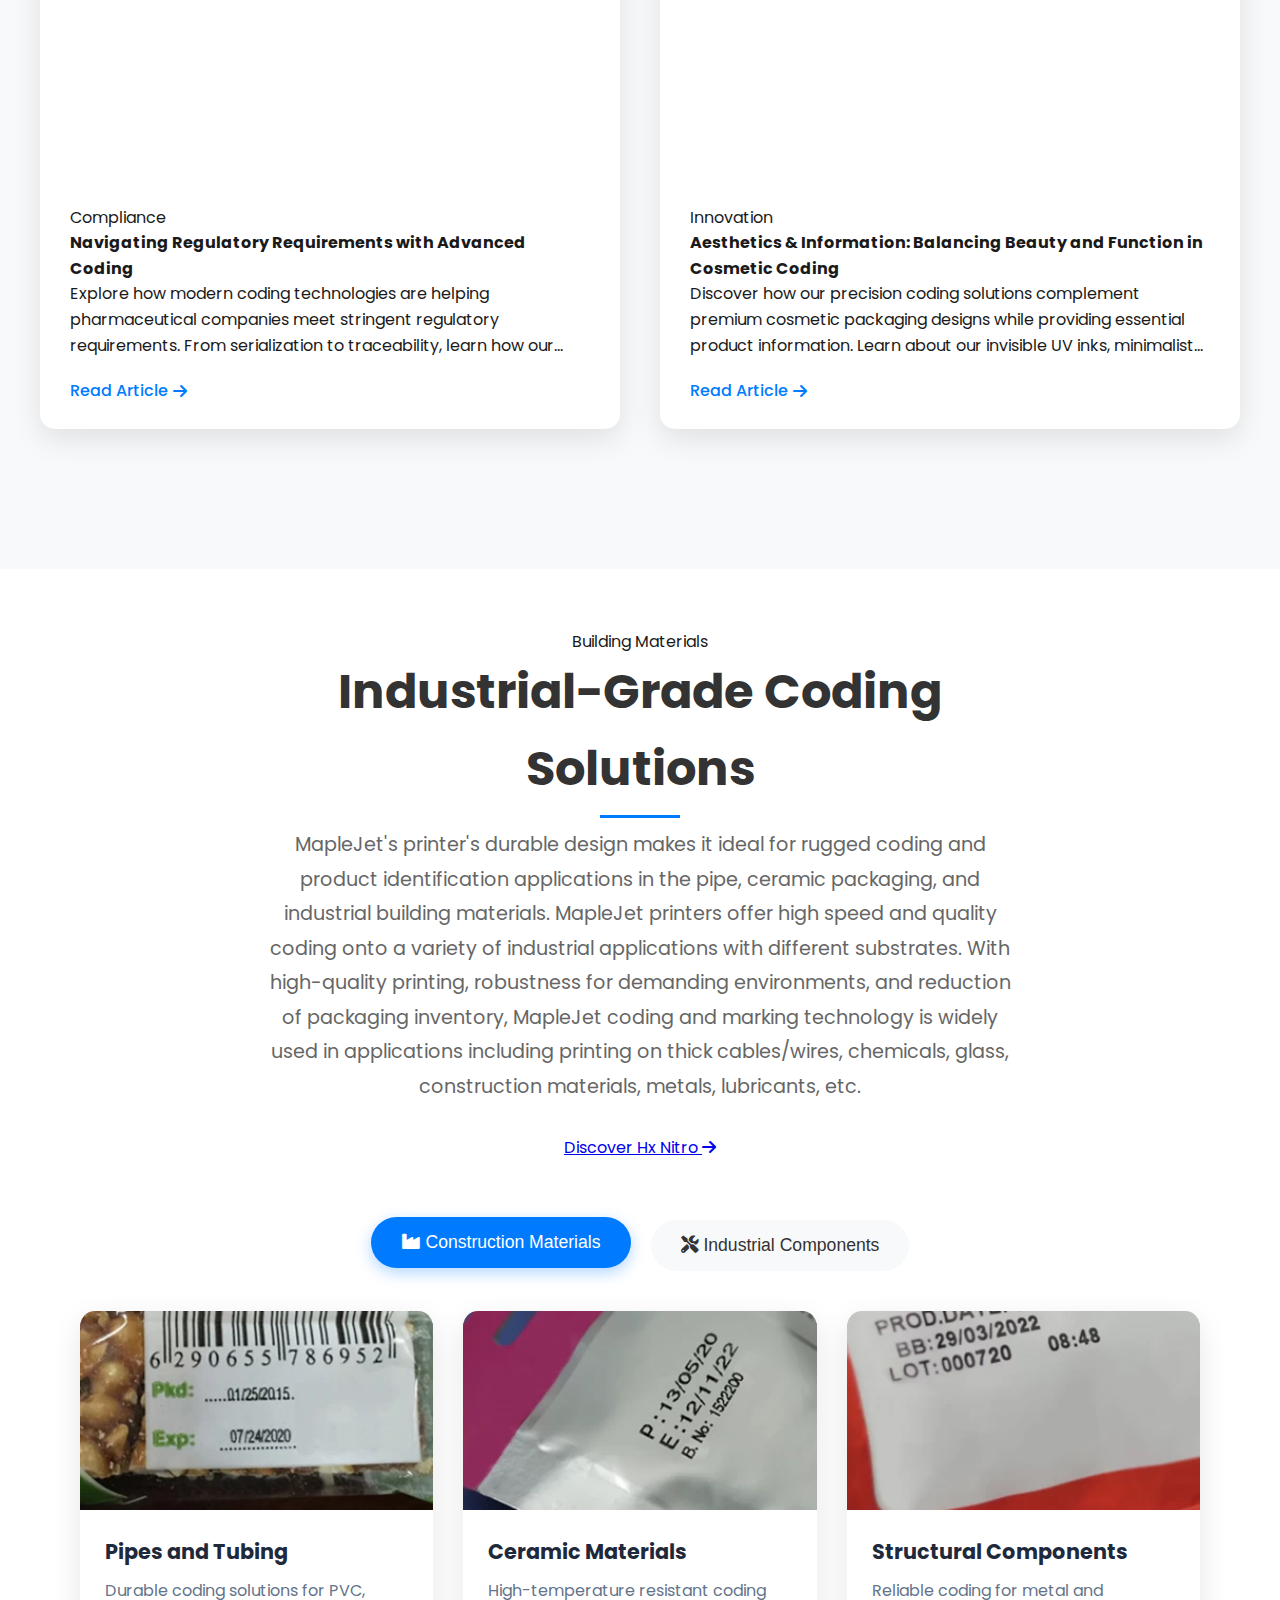
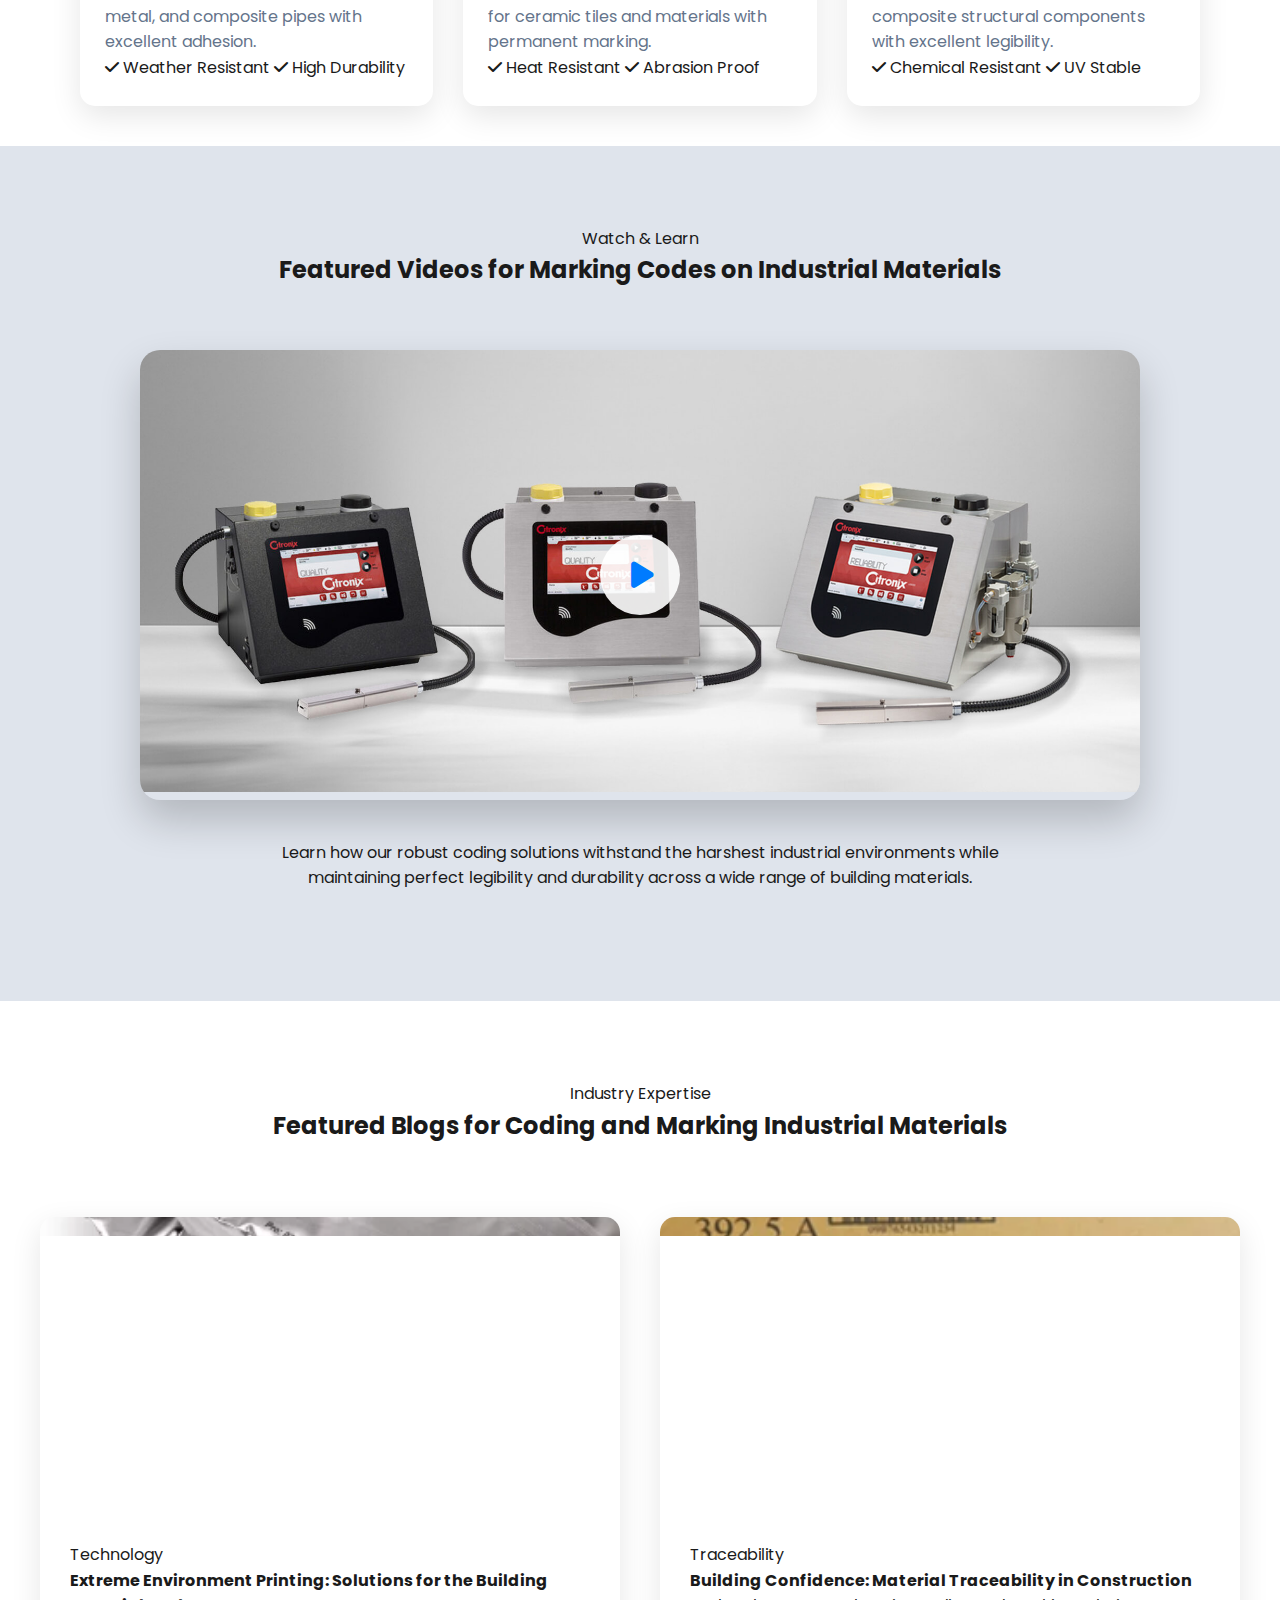
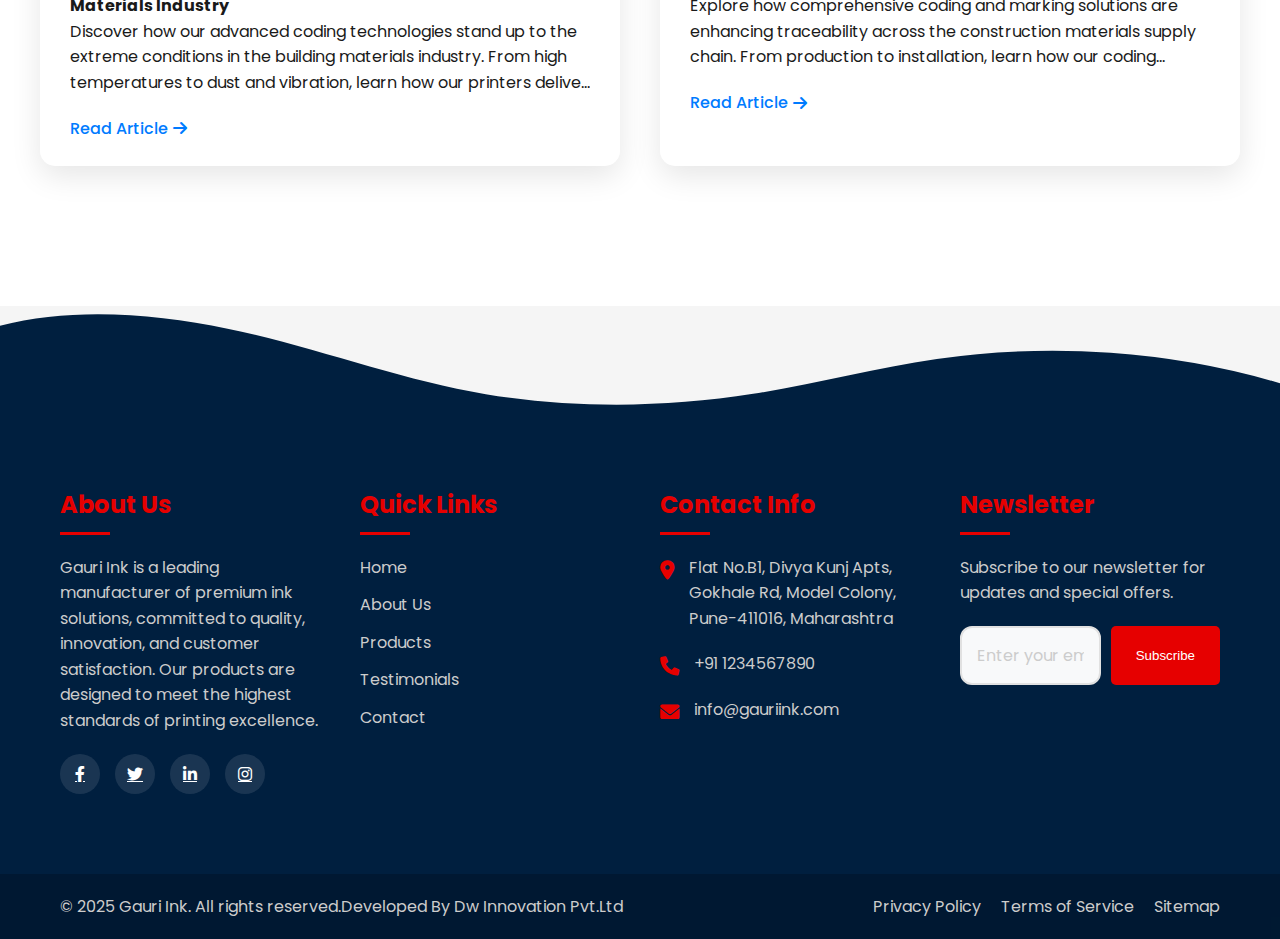
<file: industry.html>
<!DOCTYPE html>
<html lang="en">

<head>
    <meta charset="UTF-8">
    <meta name="viewport" content="width=device-width, initial-scale=1.0">
    <title>Industries - GauriInk</title>
    <link rel="preconnect" href="https://fonts.googleapis.com">
    <link rel="preconnect" href="https://fonts.gstatic.com" crossorigin>
    <link href="https://fonts.googleapis.com/css2?family=Poppins:wght@400;500;600;700&family=Montserrat:wght@700;800&display=swap" rel="stylesheet">
    <link rel="stylesheet" href="styles.css">
    <link rel="stylesheet" href="industry-nav-styles.css">
    <link rel="stylesheet" href="https://cdnjs.cloudflare.com/ajax/libs/font-awesome/6.0.0/css/all.min.css">
</head>

<body>
    <!-- Header Section -->
    <header>
        <nav class="navbar">
            <div class="logo">
                <h1>GauriInk</h1>
            </div>
            <div class="nav-links">
                <a href="index.html">Home</a>
                <a href="about.html">About</a>
                <div class="nav-item dropdown">
                    <a href="#" class="dropdown-toggle">Industry <i class="fas fa-chevron-down"></i></a>
                    <div class="dropdown-menu">
                        <a href="/food-industry.html">Food Industry</a>
                        <a href="/beverage-section.html">Beverage Industry</a>
                        <a href="/pharma-cosmetics-section.html">Pharmaceutical, Cosmetics & Personal Care</a>
                        <a href="/building-materials-section.html">Building Materials</a>
                    </div>
                </div>
                <a href="index.html#products">Products</a>
                <a href="index.html#gallery">Our Gallery</a>
                <a href="contact.html">Contact Us</a>
            </div>
            <div class="mobile-menu">
                <i class="fas fa-bars"></i>
            </div>
        </nav>
    </header>

    <!-- Hero Section -->
    <section class="industry-hero">
        <div class="hero-content">
            <h1>Industry Solutions</h1>
            <p>Advanced Coding & Marking Solutions for Every Industry</p>
            <a href="#food-industry" class="cta-button">Explore Solutions <i class="fas fa-arrow-right"></i></a>
        </div>
    </section>
    
    <!-- Industry Navigation Menu -->
    <div class="industry-nav">
        <div class="container">
            <div class="industry-nav-list">
                <a href="#food-industry" class="industry-nav-item">
                    <i class="fas fa-utensils"></i>
                    <span>Food Industry</span>
                </a>
                <a href="#beverage-industry" class="industry-nav-item">
                    <i class="fas fa-wine-bottle"></i>
                    <span>Beverage Industry</span>
                </a>
                <a href="#pharma-cosmetics-industry" class="industry-nav-item">
                    <i class="fas fa-prescription-bottle-alt"></i>
                    <span>Pharma & Cosmetics</span>
                </a>
                <a href="#building-materials-industry" class="industry-nav-item">
                    <i class="fas fa-industry"></i>
                    <span>Building Materials</span>
                </a>
            </div>
        </div>
    </div>

    <!-- Food Industry Section -->
    <section id="food-industry" class="industry-section">
        <div class="container">
            <div class="section-intro">
                <span class="section-tag">Food Industry</span>
                <h2 class="section-title">Food Manufacturing Excellence</h2>
                <p class="section-description">Experience unmatched flexibility and integration capabilities with Hx Nitro. Perfect for all food production applications, from form/fill/seal to pouches and beyond.</p>
                <a href="#" class="cta-button">Discover Hx Nitro <i class="fas fa-arrow-right"></i></a>
            </div>

            <div class="packaging-tabs">
                <button class="tab-button active" data-tab="primary">
                    <i class="fas fa-box"></i>
                    Primary Packaging
                </button>
                <button class="tab-button" data-tab="secondary">
                    <i class="fas fa-boxes"></i>
                    Secondary Packaging
                </button>
            </div>

            <div class="tab-content active" id="primary-packaging">
                <div class="packaging-grid">
                    <div class="packaging-card">
                        <div class="card-image">
                            <img src="sampleProducts/1.webp" alt="Shelf Display">
                            <div class="card-overlay">
                                <span>View Details</span>
                            </div>
                        </div>
                        <div class="card-content">
                            <h3>Shelf Display</h3>
                            <p>Premium coding solutions for retail-ready packaging with superior visibility and durability.</p>
                            <div class="card-features">
                                <span><i class="fas fa-check"></i> High Resolution</span>
                                <span><i class="fas fa-check"></i> Fast Drying</span>
                            </div>
                        </div>
                    </div>
                    <div class="packaging-card">
                        <div class="card-image">
                            <img src="sampleProducts/2.webp" alt="Bread and Baked Goods">
                            <div class="card-overlay">
                                <span>View Details</span>
                            </div>
                        </div>
                        <div class="card-content">
                            <h3>Bread and Baked Goods</h3>
                            <p>Reliable marking for fresh baked products with excellent adhesion and legibility.</p>
                            <div class="card-features">
                                <span><i class="fas fa-check"></i> High Contrast</span>
                                <span><i class="fas fa-check"></i> Water Resistant</span>
                            </div>
                        </div>
                    </div>
                    <div class="packaging-card">
                        <div class="card-image">
                            <img src="sampleProducts/3.webp" alt="Eggs and Dairy">
                            <div class="card-overlay">
                                <span>View Details</span>
                            </div>
                        </div>
                        <div class="card-content">
                            <h3>Eggs and Dairy</h3>
                            <p>High-speed coding for dairy products with precise and consistent results.</p>
                            <div class="card-features">
                                <span><i class="fas fa-check"></i> High Speed</span>
                                <span><i class="fas fa-check"></i> Low Maintenance</span>
                            </div>
                        </div>
                    </div>
                </div>
            </div>

            <div class="tab-content" id="secondary-packaging">
                <div class="packaging-grid">
                    <div class="packaging-card">
                        <div class="card-image">
                            <img src="sampleProducts/4.png" alt="Corrugated Trays">
                            <div class="card-overlay">
                                <span>View Details</span>
                            </div>
                        </div>
                        <div class="card-content">
                            <h3>Corrugated Trays and Boxes</h3>
                            <p>Durable marking solutions for shipping containers with excellent durability and resistance.</p>
                            <div class="card-features">
                                <span><i class="fas fa-check"></i> High Durability</span>
                                <span><i class="fas fa-check"></i> Chemical Resistant</span>
                            </div>
                        </div>
                    </div>
                    <div class="packaging-card">
                        <div class="card-image">
                            <img src="sampleProducts/5.webp" alt="Shrink-wrapped Trays">
                            <div class="card-overlay">
                                <span>View Details</span>
                            </div>
                        </div>
                        <div class="card-content">
                            <h3>Shrink-wrapped Trays</h3>
                            <p>Precise coding for shrink-wrapped products with excellent adhesion and legibility.</p>
                            <div class="card-features">
                                <span><i class="fas fa-check"></i> High Precision</span>
                                <span><i class="fas fa-check"></i> Low Odor</span>
                            </div>
                        </div>
                    </div>
                </div>
            </div>

            <div class="video-section">
                <div class="section-intro">
                    <span class="section-tag">Watch & Learn</span>
                    <h2>Food Industry Coding and Marking</h2>
                </div>
                <div class="video-container">
                    <img src="banner/Citronics-b2.jpg" alt="Food Industry Video">
                    <button class="play-button">
                        <i class="fas fa-play"></i>
                    </button>
                </div>
                <div class="video-description">
                    <p>Discover how our advanced coding solutions ensure food safety and compliance while maintaining high production speeds.</p>
                </div>
            </div>

            <div class="featured-section">
                <div class="container">
                    <div class="section-intro">
                        <span class="section-tag">Industry Expertise</span>
                        <h2>Latest Insights & Innovations</h2>
                    </div>
                    
                    <div class="featured-videos">
                        <!-- <h3>Video Resources</h3> -->
                        <div class="video-grid">
                            <div class="video-card">
                                <div class="video-thumbnail">
                                    <img src="sampleProducts/6.webp" alt="Coding Technology Demo">
                                    <div class="play-overlay">
                                        <i class="fas fa-play-circle"></i>
                                    </div>
                                </div>
                                <div class="video-content">
                                    <span class="content-tag">Technical Guide</span>
                                    <h4>Next-Gen Coding Technology for Food Safety</h4>
                                    <p>Discover how our advanced coding solutions ensure complete traceability and compliance in food packaging. Learn about high-resolution printing, fast-drying inks, and integrated quality control systems that maintain production efficiency while meeting strict industry standards.</p>
                                </div>
                            </div>
                            <div class="video-card">
                                <div class="video-thumbnail">
                                    <img src="sampleProducts/7.webp" alt="Production Line Integration">
                                    <div class="play-overlay">
                                        <i class="fas fa-play-circle"></i>
                                    </div>
                                </div>
                                <div class="video-content">
                                    <span class="content-tag">Implementation</span>
                                    <h4>Seamless Production Line Integration</h4>
                                    <p>See how our marking systems integrate seamlessly with your existing production lines. This comprehensive guide covers installation best practices, optimization techniques, and real-world examples of successful implementations across various food manufacturing environments.</p>
                                </div>
                            </div>
                        </div>
                    </div>
                    
                    <div class="featured-blogs">
                        <h3>Industry Insights</h3>
                        <div class="blog-grid">
                            <article class="blog-card">
                                <div class="blog-image-container">
                                    <img src="sampleProducts/8.webp" alt="Smart Packaging Solutions">
                                </div>
                                <div class="blog-content">
                                    <span class="content-tag">Innovation</span>
                                    <h4>Smart Packaging: The Future of Food Safety</h4>
                                    <p>Explore how smart packaging technologies are revolutionizing food safety and traceability. From QR codes to NFC tags, learn how digital coding solutions are enabling real-time tracking, authentication, and consumer engagement. Discover the latest innovations in variable data printing and how they're helping manufacturers meet evolving regulatory requirements while enhancing brand protection.</p>
                                    <a href="#" class="read-more">
                                        Read Article 
                                        <i class="fas fa-arrow-right"></i>
                                    </a>
                                </div>
                            </article>
                            <article class="blog-card">
                                <div class="blog-image-container">
                                    <img src="sampleProducts/9.webp" alt="Sustainable Packaging">
                                </div>
                                <div class="blog-content">
                                    <span class="content-tag">Sustainability</span>
                                    <h4>Eco-Friendly Coding Solutions for Modern Manufacturing</h4>
                                    <p>Discover how our sustainable coding technologies are helping manufacturers reduce their environmental impact. Learn about our water-based inks, energy-efficient printers, and waste reduction features that support your sustainability goals without compromising on code quality or production speed. Find out how digital coding solutions are enabling the transition to more sustainable packaging materials.</p>
                                    <a href="#" class="read-more">
                                        Read Article 
                                        <i class="fas fa-arrow-right"></i>
                                    </a>
                                </div>
                            </article>
                        </div>
                    </div>
                </div>
            </div>
        </div>
    </section>
    
    <!-- Beverage Industry Section -->
    <section id="beverage-industry" class="industry-section">
        <div class="container">
            <div class="section-intro">
                <span class="section-tag">Beverage Industry</span>
                <h2 class="section-title">Beverage Production Excellence</h2>
                <p class="section-description">Whether you need to print on a can, bottle, or other beverage packaging, Hx Nitro provides capabilities for all aspects of your beverage line, including glass containers, crowns, foil seals, and aluminium.</p>
                <a href="#" class="cta-button">Discover Hx Nitro <i class="fas fa-arrow-right"></i></a>
            </div>

            <div class="packaging-tabs">
                <button class="tab-button active" data-tab="cans">
                    <i class="fas fa-wine-bottle"></i>
                    Bottles & Cans
                </button>
                <button class="tab-button" data-tab="packaging">
                    <i class="fas fa-box-open"></i>
                    Packaging Materials
                </button>
            </div>

            <div class="tab-content active" id="cans-packaging">
                <div class="packaging-grid">
                    <div class="packaging-card">
                        <div class="card-image">
                            <img src="sampleProducts/10.webp" alt="Glass Bottles">
                            <div class="card-overlay">
                                <span>View Details</span>
                            </div>
                        </div>
                        <div class="card-content">
                            <h3>Glass Bottles</h3>
                            <p>Premium coding solutions for glass bottles with superior visibility and durability.</p>
                            <div class="card-features">
                                <span><i class="fas fa-check"></i> High Resolution</span>
                                <span><i class="fas fa-check"></i> Fast Drying</span>
                            </div>
                        </div>
                    </div>
                    <div class="packaging-card">
                        <div class="card-image">
                            <img src="sampleProducts/11.webp" alt="Aluminum Cans">
                            <div class="card-overlay">
                                <span>View Details</span>
                            </div>
                        </div>
                        <div class="card-content">
                            <h3>Aluminum Cans</h3>
                            <p>Reliable marking for aluminum cans with excellent adhesion and legibility.</p>
                            <div class="card-features">
                                <span><i class="fas fa-check"></i> Water Resistant</span>
                                <span><i class="fas fa-check"></i> Fast Production Speed</span>
                            </div>
                        </div>
                    </div>
                    <div class="packaging-card">
                        <div class="card-image">
                            <img src="sampleProducts/12.webp" alt="Foil Seals">
                            <div class="card-overlay">
                                <span>View Details</span>
                            </div>
                        </div>
                        <div class="card-content">
                            <h3>Foil Seals & Crowns</h3>
                            <p>High-speed coding for foil seals and crowns with precise and consistent results.</p>
                            <div class="card-features">
                                <span><i class="fas fa-check"></i> High Speed</span>
                                <span><i class="fas fa-check"></i> Low Maintenance</span>
                            </div>
                        </div>
                    </div>
                </div>
            </div>

            <div class="tab-content" id="materials-packaging">
                <div class="packaging-grid">
                    <div class="packaging-card">
                        <div class="card-image">
                            <img src="sampleProducts/13.webp" alt="Cardboard Packaging">
                            <div class="card-overlay">
                                <span>View Details</span>
                            </div>
                        </div>
                        <div class="card-content">
                            <h3>Cardboard Packaging</h3>
                            <p>Durable marking solutions for beverage cartons with excellent durability and resistance.</p>
                            <div class="card-features">
                                <span><i class="fas fa-check"></i> High Durability</span>
                                <span><i class="fas fa-check"></i> Vibration Resistant</span>
                            </div>
                        </div>
                    </div>
                    <div class="packaging-card">
                        <div class="card-image">
                            <img src="sampleProducts/9.webp" alt="Shrink-wrap Packaging">
                            <div class="card-overlay">
                                <span>View Details</span>
                            </div>
                        </div>
                        <div class="card-content">
                            <h3>Shrink-wrap Packaging</h3>
                            <p>Precise coding for shrink-wrapped beverage products with excellent adhesion and legibility.</p>
                            <div class="card-features">
                                <span><i class="fas fa-check"></i> High Precision</span>
                                <span><i class="fas fa-check"></i> Water Resistant</span>
                            </div>
                        </div>
                    </div>
                </div>
            </div>

            <div class="video-section">
                <div class="section-intro">
                    <span class="section-tag">Watch & Learn</span>
                    <h2>Beverage Industry Coding and Marking</h2>
                </div>
                <div class="video-container">
                    <img src="banner/Citronics-b3.jpg" alt="Beverage Industry Video">
                    <button class="play-button">
                        <i class="fas fa-play"></i>
                    </button>
                </div>
                <div class="video-description">
                    <p>When it comes to printing in the beverage industry, many challenges such as dealing with fast production lines, the need for water-resistant prints, and minimizing the vibration affecting the printers are faced. In this industry, a printer capable of handling fast production lines while maintaining the highest print quality is necessary.</p>
                    <p>MapleJet's Hx range of thermal inkjet printers, in combination with next-generation print Funai based-cartridge technology, delivers solvent-based ink with up to 10mm throwing distance at an extremely fast pace, making it the perfect printer for any beverage production line. Providing long-lasting and the finest print quality is MapleJet's main goal and it is delivered on every product coming out of your production line.</p>
                </div>
            </div>

            <div class="featured-section">
                <div class="container">
                    <div class="section-intro">
                        <span class="section-tag">Industry Expertise</span>
                        <h2>Featured Blog Posts for Date Coding in Beverage Industry</h2>
                    </div>
                    
                    <div class="featured-blogs">
                        <div class="blog-grid">
                            <article class="blog-card">
                                <div class="blog-image-container">
                                    <img src="sampleProducts/8.webp" alt="Sustainable Beverage Packaging">
                                </div>
                                <div class="blog-content">
                                    <span class="content-tag">Sustainability</span>
                                    <h4>Sustainable Printing Solutions for Beverage Packaging</h4>
                                    <p>Explore how sustainable printing technologies are revolutionizing the beverage industry. From eco-friendly inks to energy-efficient printers, learn how our solutions are helping beverage manufacturers meet their sustainability goals without compromising on quality or production speed.</p>
                                    <a href="#" class="read-more">
                                        Read Article 
                                        <i class="fas fa-arrow-right"></i>
                                    </a>
                                </div>
                            </article>
                            <article class="blog-card">
                                <div class="blog-image-container">
                                    <img src="sampleProducts/7.webp" alt="High-Speed Beverage Coding">
                                </div>
                                <div class="blog-content">
                                    <span class="content-tag">Technology</span>
                                    <h4>High-Speed Coding Solutions for Modern Beverage Production</h4>
                                    <p>Discover how our advanced high-speed coding technologies are meeting the demands of modern beverage production lines. Learn about our water-resistant inks, vibration-resistant printers, and how our solutions maintain perfect print quality even at the highest production speeds.</p>
                                    <a href="#" class="read-more">
                                        Read Article 
                                        <i class="fas fa-arrow-right"></i>
                                    </a>
                                </div>
                            </article>
                        </div>
                    </div>
                </div>
            </div>
        </div>
    </section>
    
    <!-- Pharmaceutical, Cosmetics, and Personal Care Industry Section -->
    <section id="pharma-cosmetics-industry" class="industry-section">
        <div class="container">
            <div class="section-intro">
                <span class="section-tag">Pharmaceutical, Cosmetics & Personal Care</span>
                <h2 class="section-title">Pharmaceutical, Cosmetics, and Personal Care Industry</h2>
                <p class="section-description">MapleJet has developed machines that produce high-quality coding print that complements product design in the Cosmetics and Pharma industries. The coding printers are used for printing barcodes, batch numbers, logos, and product information on rigid plastic containers, cosmetic boxes, pouches, etc. for various personal care and cosmetic products.</p>
                <a href="#" class="cta-button">Discover Hx Nitro <i class="fas fa-arrow-right"></i></a>
            </div>

            <div class="packaging-tabs">
                <button class="tab-button active" data-tab="primary">
                    <i class="fas fa-prescription-bottle-alt"></i>
                    Pharmaceutical
                </button>
                <button class="tab-button" data-tab="secondary">
                    <i class="fas fa-soap"></i>
                    Cosmetics & Personal Care
                </button>
            </div>

            <div class="tab-content active" id="primary-packaging">
                <div class="packaging-grid">
                    <div class="packaging-card">
                        <div class="card-image">
                            <img src="sampleProducts/10.webp" alt="Pill Bottles">
                            <div class="card-overlay">
                                <span>View Details</span>
                            </div>
                        </div>
                        <div class="card-content">
                            <h3>Pharmaceutical Bottles</h3>
                            <p>High-precision coding solutions for pharmaceutical bottles with regulatory compliance.</p>
                            <div class="card-features">
                                <span><i class="fas fa-check"></i> Regulatory Compliant</span>
                                <span><i class="fas fa-check"></i> High Resolution</span>
                            </div>
                        </div>
                    </div>
                    <div class="packaging-card">
                        <div class="card-image">
                            <img src="sampleProducts/11.webp" alt="Blister Packs">
                            <div class="card-overlay">
                                <span>View Details</span>
                            </div>
                        </div>
                        <div class="card-content">
                            <h3>Blister Packs</h3>
                            <p>Precise batch and expiry coding for pharmaceutical blister packs.</p>
                            <div class="card-features">
                                <span><i class="fas fa-check"></i> Tamper-evident</span>
                                <span><i class="fas fa-check"></i> Fast Production Speed</span>
                            </div>
                        </div>
                    </div>
                    <div class="packaging-card">
                        <div class="card-image">
                            <img src="sampleProducts/12.webp" alt="Medicine Boxes">
                            <div class="card-overlay">
                                <span>View Details</span>
                            </div>
                        </div>
                        <div class="card-content">
                            <h3>Medicine Boxes</h3>
                            <p>High-contrast coding for pharmaceutical cartons with excellent readability.</p>
                            <div class="card-features">
                                <span><i class="fas fa-check"></i> QR Code Compatible</span>
                                <span><i class="fas fa-check"></i> Anti-counterfeit Features</span>
                            </div>
                        </div>
                    </div>
                </div>
            </div>

            <div class="tab-content" id="secondary-packaging">
                <div class="packaging-grid">
                    <div class="packaging-card">
                        <div class="card-image">
                            <img src="sampleProducts/13.webp" alt="Cosmetic Bottles">
                            <div class="card-overlay">
                                <span>View Details</span>
                            </div>
                        </div>
                        <div class="card-content">
                            <h3>Cosmetic Bottles & Tubes</h3>
                            <p>Elegant coding solutions for cosmetic containers that complement premium packaging.</p>
                            <div class="card-features">
                                <span><i class="fas fa-check"></i> Design Complementary</span>
                                <span><i class="fas fa-check"></i> Abrasion Resistant</span>
                            </div>
                        </div>
                    </div>
                    <div class="packaging-card">
                        <div class="card-image">
                            <img src="sampleProducts/9.webp" alt="Luxury Packaging">
                            <div class="card-overlay">
                                <span>View Details</span>
                            </div>
                        </div>
                        <div class="card-content">
                            <h3>Luxury Packaging</h3>
                            <p>Discreet yet effective coding for luxury cosmetics and personal care products.</p>
                            <div class="card-features">
                                <span><i class="fas fa-check"></i> Minimalist Design</span>
                                <span><i class="fas fa-check"></i> Premium Appearance</span>
                            </div>
                        </div>
                    </div>
                </div>
            </div>

            <div class="video-section">
                <div class="section-intro">
                    <span class="section-tag">Watch & Learn</span>
                    <h2>Featured Videos for Date Coding in Pharmaceutical, Cosmetics, and Personal Care Industry</h2>
                </div>
                <div class="video-container">
                    <img src="banner/Citronics-b6.jpg" alt="Pharmaceutical Industry Video">
                    <button class="play-button">
                        <i class="fas fa-play"></i>
                    </button>
                </div>
                <div class="video-description">
                    <p>Discover how our advanced coding solutions ensure regulatory compliance while maintaining aesthetic appeal for premium pharmaceutical and cosmetic products.</p>
                </div>
            </div>

            <div class="featured-section">
                <div class="container">
                    <div class="section-intro">
                        <span class="section-tag">Industry Expertise</span>
                        <h2>Featured Blogs for the Pharmaceutical, Cosmetics, and Personal Care Industry</h2>
                    </div>
                    
                    <div class="featured-blogs">
                        <div class="blog-grid">
                            <article class="blog-card">
                                <div class="blog-image-container">
                                    <img src="sampleProducts/8.webp" alt="Pharmaceutical Compliance">
                                </div>
                                <div class="blog-content">
                                    <span class="content-tag">Compliance</span>
                                    <h4>Navigating Regulatory Requirements with Advanced Coding</h4>
                                    <p>Explore how modern coding technologies are helping pharmaceutical companies meet stringent regulatory requirements. From serialization to traceability, learn how our solutions ensure compliance without compromising on production efficiency.</p>
                                    <a href="#" class="read-more">
                                        Read Article 
                                        <i class="fas fa-arrow-right"></i>
                                    </a>
                                </div>
                            </article>
                            <article class="blog-card">
                                <div class="blog-image-container">
                                    <img src="sampleProducts/7.webp" alt="Cosmetic Packaging Innovation">
                                </div>
                                <div class="blog-content">
                                    <span class="content-tag">Innovation</span>
                                    <h4>Aesthetics & Information: Balancing Beauty and Function in Cosmetic Coding</h4>
                                    <p>Discover how our precision coding solutions complement premium cosmetic packaging designs while providing essential product information. Learn about our invisible UV inks, minimalist coding approaches, and integration with luxury packaging materials.</p>
                                    <a href="#" class="read-more">
                                        Read Article 
                                        <i class="fas fa-arrow-right"></i>
                                    </a>
                                </div>
                            </article>
                        </div>
                    </div>
                </div>
            </div>
        </div>
    </section>

    <!-- Building Materials Industry Section -->
    <section id="building-materials-industry" class="industry-section">
        <div class="container">
            <div class="section-intro">
                <span class="section-tag">Building Materials</span>
                <h2 class="section-title">Industrial-Grade Coding Solutions</h2>
                <p class="section-description">MapleJet's printer's durable design makes it ideal for rugged coding and product identification applications in the pipe, ceramic packaging, and industrial building materials. MapleJet printers offer high speed and quality coding onto a variety of industrial applications with different substrates. With high-quality printing, robustness for demanding environments, and reduction of packaging inventory, MapleJet coding and marking technology is widely used in applications including printing on thick cables/wires, chemicals, glass, construction materials, metals, lubricants, etc.</p>
                <a href="#" class="cta-button">Discover Hx Nitro <i class="fas fa-arrow-right"></i></a>
            </div>

            <div class="packaging-tabs">
                <button class="tab-button active" data-tab="primary">
                    <i class="fas fa-industry"></i>
                    Construction Materials
                </button>
                <button class="tab-button" data-tab="secondary">
                    <i class="fas fa-tools"></i>
                    Industrial Components
                </button>
            </div>

            <div class="tab-content active" id="primary-packaging">
                <div class="packaging-grid">
                    <div class="packaging-card">
                        <div class="card-image">
                            <img src="sampleProducts/1.webp" alt="Pipes and Tubing">
                            <div class="card-overlay">
                                <span>View Details</span>
                            </div>
                        </div>
                        <div class="card-content">
                            <h3>Pipes and Tubing</h3>
                            <p>Durable coding solutions for PVC, metal, and composite pipes with excellent adhesion.</p>
                            <div class="card-features">
                                <span><i class="fas fa-check"></i> Weather Resistant</span>
                                <span><i class="fas fa-check"></i> High Durability</span>
                            </div>
                        </div>
                    </div>
                    <div class="packaging-card">
                        <div class="card-image">
                            <img src="sampleProducts/2.webp" alt="Ceramic Materials">
                            <div class="card-overlay">
                                <span>View Details</span>
                            </div>
                        </div>
                        <div class="card-content">
                            <h3>Ceramic Materials</h3>
                            <p>High-temperature resistant coding for ceramic tiles and materials with permanent marking.</p>
                            <div class="card-features">
                                <span><i class="fas fa-check"></i> Heat Resistant</span>
                                <span><i class="fas fa-check"></i> Abrasion Proof</span>
                            </div>
                        </div>
                    </div>
                    <div class="packaging-card">
                        <div class="card-image">
                            <img src="sampleProducts/3.webp" alt="Structural Components">
                            <div class="card-overlay">
                                <span>View Details</span>
                            </div>
                        </div>
                        <div class="card-content">
                            <h3>Structural Components</h3>
                            <p>Reliable coding for metal and composite structural components with excellent legibility.</p>
                            <div class="card-features">
                                <span><i class="fas fa-check"></i> Chemical Resistant</span>
                                <span><i class="fas fa-check"></i> UV Stable</span>
                            </div>
                        </div>
                    </div>
                </div>
            </div>

            <div class="tab-content" id="secondary-packaging">
                <div class="packaging-grid">
                    <div class="packaging-card">
                        <div class="card-image">
                            <img src="sampleProducts/4.png" alt="Cables and Wires">
                            <div class="card-overlay">
                                <span>View Details</span>
                            </div>
                        </div>
                        <div class="card-content">
                            <h3>Cables and Wires</h3>
                            <p>Precise coding for electrical cables and wires with continuous marking capabilities.</p>
                            <div class="card-features">
                                <span><i class="fas fa-check"></i> Continuous Printing</span>
                                <span><i class="fas fa-check"></i> Smudge Resistant</span>
                            </div>
                        </div>
                    </div>
                    <div class="packaging-card">
                        <div class="card-image">
                            <img src="sampleProducts/5.webp" alt="Chemical Containers">
                            <div class="card-overlay">
                                <span>View Details</span>
                            </div>
                        </div>
                        <div class="card-content">
                            <h3>Chemical Containers</h3>
                            <p>Hazardous material compliant coding for industrial chemical containers and packaging.</p>
                            <div class="card-features">
                                <span><i class="fas fa-check"></i> HAZMAT Compliant</span>
                                <span><i class="fas fa-check"></i> Chemical Resistant</span>
                            </div>
                        </div>
                    </div>
                </div>
            </div>

            <div class="video-section">
                <div class="section-intro">
                    <span class="section-tag">Watch & Learn</span>
                    <h2>Featured Videos for Marking Codes on Industrial Materials</h2>
                </div>
                <div class="video-container">
                    <img src="banner/Citronics-b7.jpg" alt="Building Materials Video">
                    <button class="play-button">
                        <i class="fas fa-play"></i>
                    </button>
                </div>
                <div class="video-description">
                    <p>Learn how our robust coding solutions withstand the harshest industrial environments while maintaining perfect legibility and durability across a wide range of building materials.</p>
                </div>
            </div>

            <div class="featured-section">
                <div class="container">
                    <div class="section-intro">
                        <span class="section-tag">Industry Expertise</span>
                        <h2>Featured Blogs for Coding and Marking Industrial Materials</h2>
                    </div>
                    
                    <div class="featured-blogs">
                        <div class="blog-grid">
                            <article class="blog-card">
                                <div class="blog-image-container">
                                    <img src="sampleProducts/6.webp" alt="Extreme Environment Printing">
                                </div>
                                <div class="blog-content">
                                    <span class="content-tag">Technology</span>
                                    <h4>Extreme Environment Printing: Solutions for the Building Materials Industry</h4>
                                    <p>Discover how our advanced coding technologies stand up to the extreme conditions in the building materials industry. From high temperatures to dust and vibration, learn how our printers deliver consistent performance in the most demanding environments.</p>
                                    <a href="#" class="read-more">
                                        Read Article 
                                        <i class="fas fa-arrow-right"></i>
                                    </a>
                                </div>
                            </article>
                            <article class="blog-card">
                                <div class="blog-image-container">
                                    <img src="sampleProducts/7.webp" alt="Material Traceability">
                                </div>
                                <div class="blog-content">
                                    <span class="content-tag">Traceability</span>
                                    <h4>Building Confidence: Material Traceability in Construction</h4>
                                    <p>Explore how comprehensive coding and marking solutions are enhancing traceability across the construction materials supply chain. From production to installation, learn how our coding solutions help ensure quality control, regulatory compliance, and efficient inventory management.</p>
                                    <a href="#" class="read-more">
                                        Read Article 
                                        <i class="fas fa-arrow-right"></i>
                                    </a>
                                </div>
                            </article>
                        </div>
                    </div>
                </div>
            </div>
        </div>
    </section>

    <footer class="footer">
        <div class="footer-waves">
            <svg data-name="Layer 1" xmlns="http://www.w3.org/2000/svg" viewBox="0 0 1200 120"
                preserveAspectRatio="none">
                <path
                    d="M321.39,56.44c58-10.79,114.16-30.13,172-41.86,82.39-16.72,168.19-17.73,250.45-.39C823.78,31,906.67,72,985.66,92.83c70.05,18.48,146.53,26.09,214.34,3V0H0V27.35A600.21,600.21,0,0,0,321.39,56.44Z"
                    class="shape-fill"></path>
            </svg>
        </div>
        <div class="footer-content">
            <div class="footer-grid">
                <div class="footer-column">
                    <h3>About Us</h3>
                    <p>Gauri Ink is a leading manufacturer of premium ink solutions, committed to quality, innovation,
                        and customer satisfaction. Our products are designed to meet the highest standards of printing
                        excellence.</p>
                    <div class="social-links">
                        <a href="#" aria-label="Facebook"><i class="fab fa-facebook-f"></i></a>
                        <a href="#" aria-label="Twitter"><i class="fab fa-twitter"></i></a>
                        <a href="#" aria-label="LinkedIn"><i class="fab fa-linkedin-in"></i></a>
                        <a href="#" aria-label="Instagram"><i class="fab fa-instagram"></i></a>
                    </div>
                </div>

                <div class="footer-column">
                    <h3>Quick Links</h3>
                    <ul class="footer-links">
                        <li><a href="#home">Home</a></li>
                        <li><a href="#about">About Us</a></li>
                        <li><a href="#products">Products</a></li>
                        <li><a href="#testimonials">Testimonials</a></li>
                        <li><a href="#contact">Contact</a></li>
                    </ul>
                </div>

                <div class="footer-column">
                    <h3>Contact Info</h3>
                    <ul class="contact-info">
                        <li>
                            <i class="fas fa-map-marker-alt"></i>
                            <span>Flat No.B1, Divya Kunj Apts,<br>Gokhale Rd, Model Colony,<br>Pune-411016,
                                Maharashtra</span>
                        </li>
                        <li>
                            <i class="fas fa-phone"></i>
                            <span>+91 1234567890</span>
                        </li>
                        <li>
                            <i class="fas fa-envelope"></i>
                            <span>info@gauriink.com</span>
                        </li>
                    </ul>
                </div>

                <div class="footer-column">
                    <h3>Newsletter</h3>
                    <p>Subscribe to our newsletter for updates and special offers.</p>
                    <form class="newsletter-form">
                        <div class="form-group">
                            <input type="email" placeholder="Enter your email" required>
                            <button type="submit">Subscribe</button>
                        </div>
                    </form>
                </div>
            </div>
        </div>
        <div class="footer-bottom">
            <div class="footer-container">
                <p>&copy; 2025 Gauri Ink. All rights reserved.Developed By Dw Innovation Pvt.Ltd</p>
                <div class="footer-bottom-links">
                    <a href="#">Privacy Policy</a>
                    <a href="#">Terms of Service</a>
                    <a href="#">Sitemap</a>
                </div>
            </div>
        </div>
    </footer>

    <script src="script.js"></script>
</body>

</html>
</file>
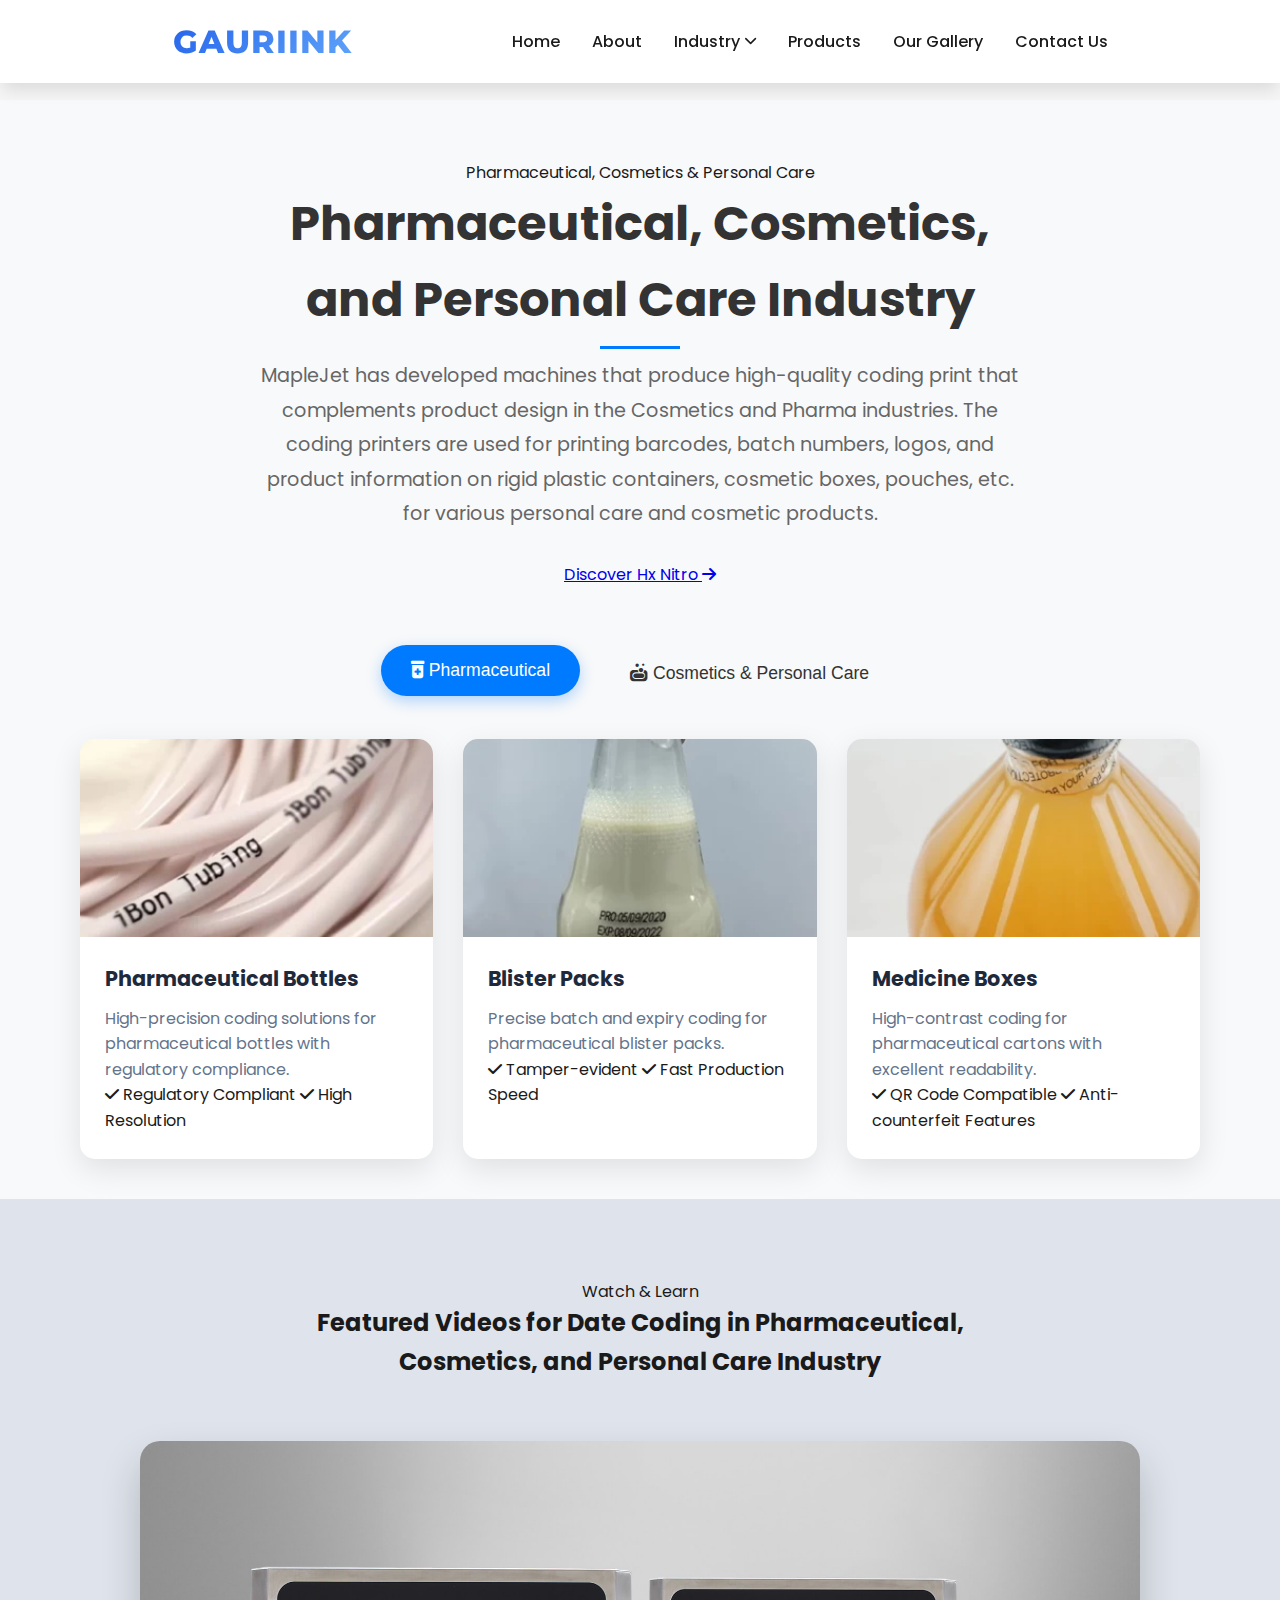
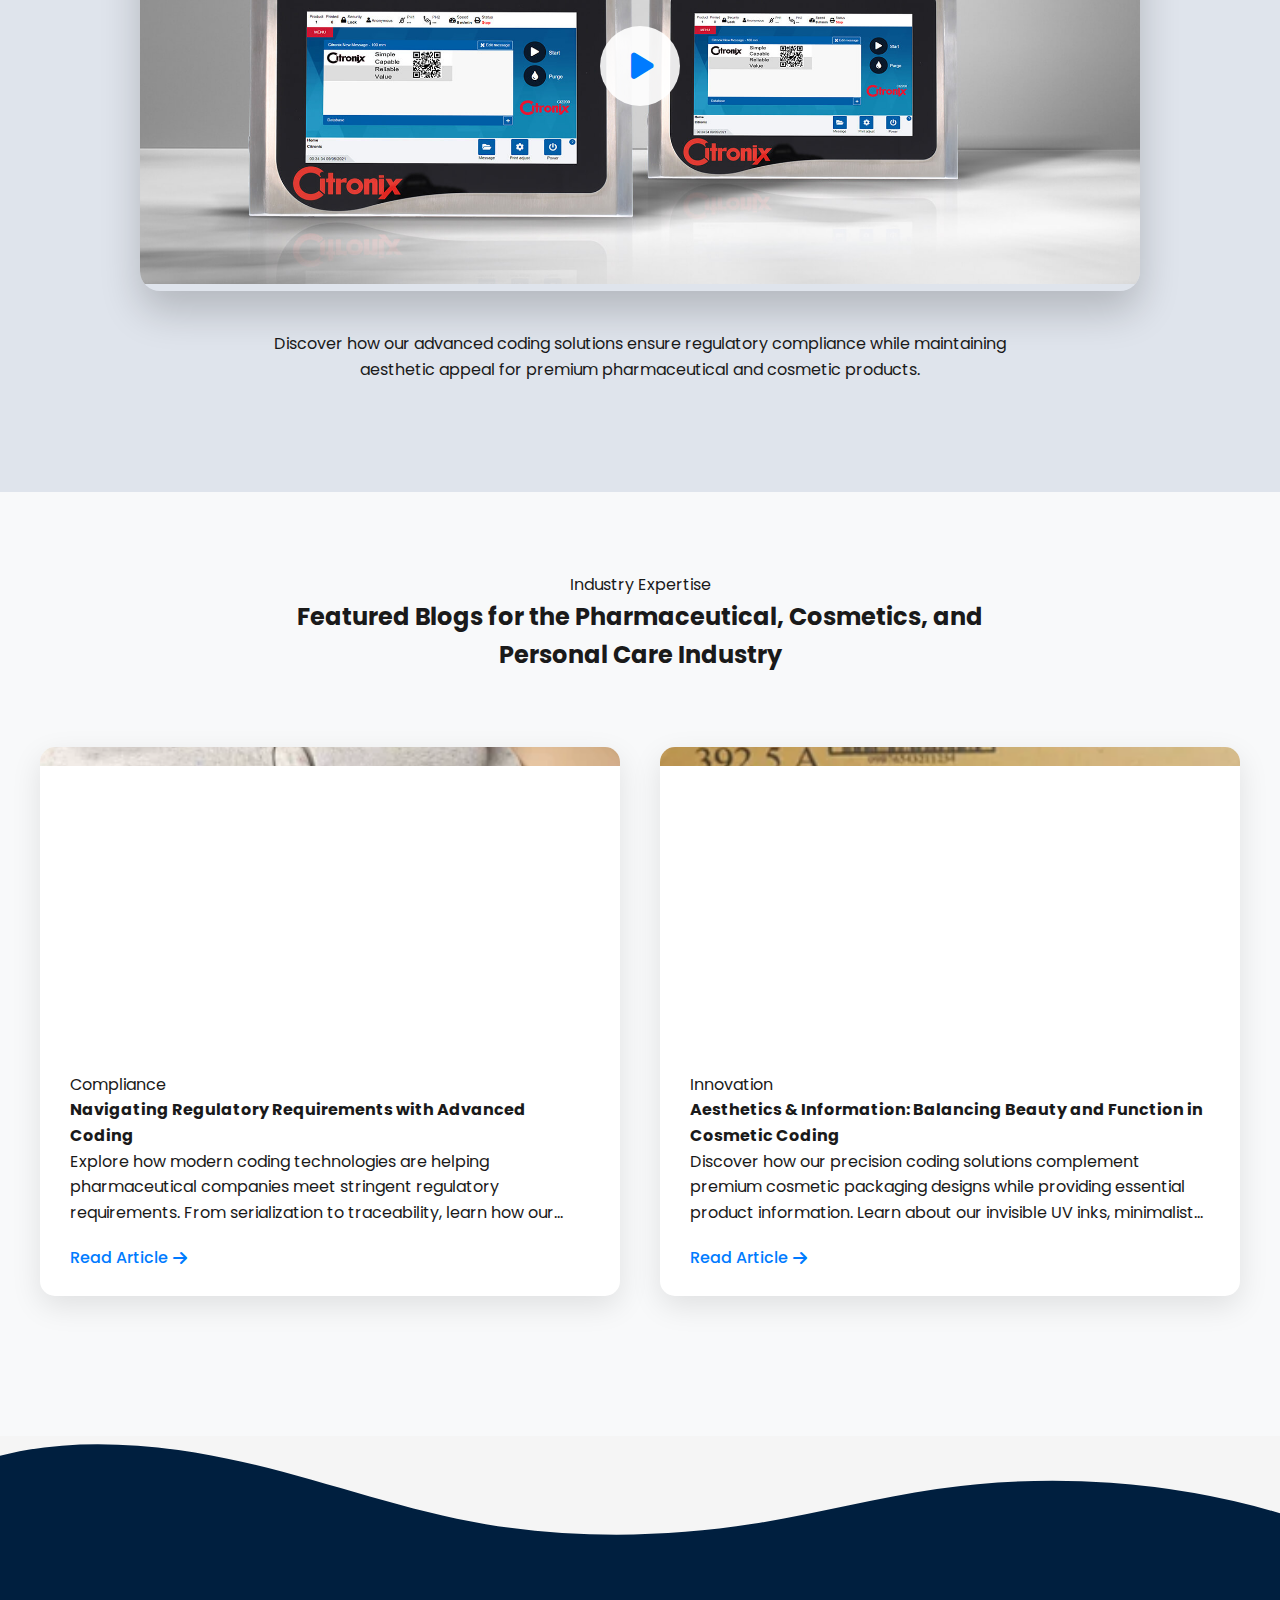
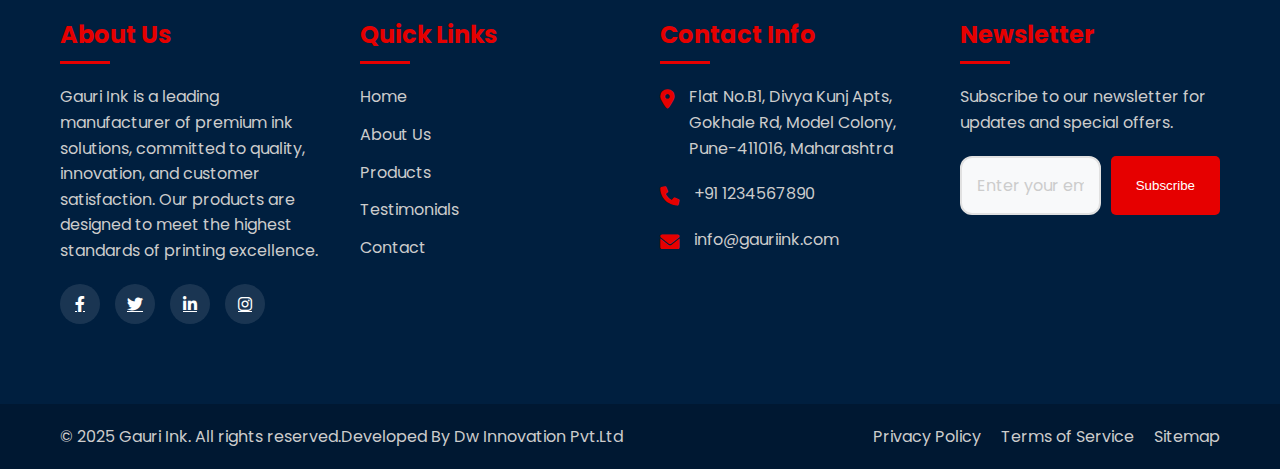
<file: pharma-cosmetics-section.html>
<!DOCTYPE html>
<html lang="en">
<head>
    <meta charset="UTF-8">
    <meta name="viewport" content="width=device-width, initial-scale=1.0">
    <title>Document</title>
    <link rel="preconnect" href="https://fonts.googleapis.com">
    <link rel="preconnect" href="https://fonts.gstatic.com" crossorigin>
    <link
        href="https://fonts.googleapis.com/css2?family=Poppins:wght@400;500;600;700&family=Montserrat:wght@700;800&display=swap"
        rel="stylesheet">
    <link rel="stylesheet" href="styles.css">
    <link rel="stylesheet" href="https://cdnjs.cloudflare.com/ajax/libs/font-awesome/6.0.0/css/all.min.css">
</head>
 <style>
    #pharma-cosmetics-industry{
        margin-top: 100px;
    }
 </style>
<body>
    <header>
        <nav class="navbar ">
            <div class="logo">
                <h1>GauriInk</h1>
            </div>
            <div class="nav-links">
                <a href="/index.html">Home</a>
                <a href="/about.html">About</a>
                <div class="nav-item dropdown">
                    <a href="/industry.html" class="dropdown-toggle">Industry <i class="fas fa-chevron-down"></i></a>
                    <div class="dropdown-menu">
                        <a href="/food-industry.html">Food Industry</a>
                        <a href="/beverage-section.html">Beverage Industry</a>
                        <a href="/pharma-cosmetics-section.html">Pharmaceutical, Cosmetics & Personal Care</a>
                        <a href="/building-materials-section.html">Building Materials</a>
                    </div>
                </div>
                <a href="#products">Products</a>
                <a href="#gallery">Our Gallery</a>
                <a href="/contact.html" >Contact Us</a>
            </div>
            <div class="mobile-menu">
                <i class="fas fa-bars"></i>
            </div>
        </nav>
    </header>

    <!-- Pharmaceutical, Cosmetics, and Personal Care Industry Section -->
<section id="pharma-cosmetics-industry" class="industry-section">

    <div class="container">
        <div class="section-intro">
            <span class="section-tag">Pharmaceutical, Cosmetics & Personal Care</span>
            <h2 class="section-title">Pharmaceutical, Cosmetics, and Personal Care Industry</h2>
            <p class="section-description">MapleJet has developed machines that produce high-quality coding print that complements product design in the Cosmetics and Pharma industries. The coding printers are used for printing barcodes, batch numbers, logos, and product information on rigid plastic containers, cosmetic boxes, pouches, etc. for various personal care and cosmetic products.</p>
            <a href="#" class="cta-button">Discover Hx Nitro <i class="fas fa-arrow-right"></i></a>
        </div>

        <div class="packaging-tabs">
            <button class="tab-button active" data-tab="primary">
                <i class="fas fa-prescription-bottle-alt"></i>
                Pharmaceutical
            </button>
            <button class="tab-button" data-tab="secondary">
                <i class="fas fa-soap"></i>
                Cosmetics & Personal Care
            </button>
        </div>

        <div class="tab-content active" id="primary-packaging">
            <div class="packaging-grid">
                <div class="packaging-card">
                    <div class="card-image">
                        <img src="sampleProducts/10.webp" alt="Pill Bottles">
                        <div class="card-overlay">
                            <span>View Details</span>
                        </div>
                    </div>
                    <div class="card-content">
                        <h3>Pharmaceutical Bottles</h3>
                        <p>High-precision coding solutions for pharmaceutical bottles with regulatory compliance.</p>
                        <div class="card-features">
                            <span><i class="fas fa-check"></i> Regulatory Compliant</span>
                            <span><i class="fas fa-check"></i> High Resolution</span>
                        </div>
                    </div>
                </div>
                <div class="packaging-card">
                    <div class="card-image">
                        <img src="sampleProducts/11.webp" alt="Blister Packs">
                        <div class="card-overlay">
                            <span>View Details</span>
                        </div>
                    </div>
                    <div class="card-content">
                        <h3>Blister Packs</h3>
                        <p>Precise batch and expiry coding for pharmaceutical blister packs.</p>
                        <div class="card-features">
                            <span><i class="fas fa-check"></i> Tamper-evident</span>
                            <span><i class="fas fa-check"></i> Fast Production Speed</span>
                        </div>
                    </div>
                </div>
                <div class="packaging-card">
                    <div class="card-image">
                        <img src="sampleProducts/12.webp" alt="Medicine Boxes">
                        <div class="card-overlay">
                            <span>View Details</span>
                        </div>
                    </div>
                    <div class="card-content">
                        <h3>Medicine Boxes</h3>
                        <p>High-contrast coding for pharmaceutical cartons with excellent readability.</p>
                        <div class="card-features">
                            <span><i class="fas fa-check"></i> QR Code Compatible</span>
                            <span><i class="fas fa-check"></i> Anti-counterfeit Features</span>
                        </div>
                    </div>
                </div>
            </div>
        </div>

        <div class="tab-content" id="secondary-packaging">
            <div class="packaging-grid">
                <div class="packaging-card">
                    <div class="card-image">
                        <img src="sampleProducts/13.webp" alt="Cosmetic Bottles">
                        <div class="card-overlay">
                            <span>View Details</span>
                        </div>
                    </div>
                    <div class="card-content">
                        <h3>Cosmetic Bottles & Tubes</h3>
                        <p>Elegant coding solutions for cosmetic containers that complement premium packaging.</p>
                        <div class="card-features">
                            <span><i class="fas fa-check"></i> Design Complementary</span>
                            <span><i class="fas fa-check"></i> Abrasion Resistant</span>
                        </div>
                    </div>
                </div>
                <div class="packaging-card">
                    <div class="card-image">
                        <img src="sampleProducts/9.webp" alt="Luxury Packaging">
                        <div class="card-overlay">
                            <span>View Details</span>
                        </div>
                    </div>
                    <div class="card-content">
                        <h3>Luxury Packaging</h3>
                        <p>Discreet yet effective coding for luxury cosmetics and personal care products.</p>
                        <div class="card-features">
                            <span><i class="fas fa-check"></i> Minimalist Design</span>
                            <span><i class="fas fa-check"></i> Premium Appearance</span>
                        </div>
                    </div>
                </div>
            </div>
        </div>

        <div class="video-section">
            <div class="section-intro">
                <span class="section-tag">Watch & Learn</span>
                <h2>Featured Videos for Date Coding in Pharmaceutical, Cosmetics, and Personal Care Industry</h2>
            </div>
            <div class="video-container">
                <img src="banner/Citronics-b6.jpg" alt="Pharmaceutical Industry Video">
                <button class="play-button">
                    <i class="fas fa-play"></i>
                </button>
            </div>
            <div class="video-description">
                <p>Discover how our advanced coding solutions ensure regulatory compliance while maintaining aesthetic appeal for premium pharmaceutical and cosmetic products.</p>
            </div>
        </div>

        <div class="featured-section">
            <div class="container">
                <div class="section-intro">
                    <span class="section-tag">Industry Expertise</span>
                    <h2>Featured Blogs for the Pharmaceutical, Cosmetics, and Personal Care Industry</h2>
                </div>
                
                <div class="featured-blogs">
                    <div class="blog-grid">
                        <article class="blog-card">
                            <div class="blog-image-container">
                                <img src="sampleProducts/8.webp" alt="Pharmaceutical Compliance">
                            </div>
                            <div class="blog-content">
                                <span class="content-tag">Compliance</span>
                                <h4>Navigating Regulatory Requirements with Advanced Coding</h4>
                                <p>Explore how modern coding technologies are helping pharmaceutical companies meet stringent regulatory requirements. From serialization to traceability, learn how our solutions ensure compliance without compromising on production efficiency.</p>
                                <a href="#" class="read-more">
                                    Read Article 
                                    <i class="fas fa-arrow-right"></i>
                                </a>
                            </div>
                        </article>
                        <article class="blog-card">
                            <div class="blog-image-container">
                                <img src="sampleProducts/7.webp" alt="Cosmetic Packaging Innovation">
                            </div>
                            <div class="blog-content">
                                <span class="content-tag">Innovation</span>
                                <h4>Aesthetics & Information: Balancing Beauty and Function in Cosmetic Coding</h4>
                                <p>Discover how our precision coding solutions complement premium cosmetic packaging designs while providing essential product information. Learn about our invisible UV inks, minimalist coding approaches, and integration with luxury packaging materials.</p>
                                <a href="#" class="read-more">
                                    Read Article 
                                    <i class="fas fa-arrow-right"></i>
                                </a>
                            </div>
                        </article>
                    </div>
                </div>
            </div>
        </div>
    </div>
</section>

<footer class="footer">
    <div class="footer-waves">
        <svg data-name="Layer 1" xmlns="http://www.w3.org/2000/svg" viewBox="0 0 1200 120"
            preserveAspectRatio="none">
            <path
                d="M321.39,56.44c58-10.79,114.16-30.13,172-41.86,82.39-16.72,168.19-17.73,250.45-.39C823.78,31,906.67,72,985.66,92.83c70.05,18.48,146.53,26.09,214.34,3V0H0V27.35A600.21,600.21,0,0,0,321.39,56.44Z"
                class="shape-fill"></path>
        </svg>
    </div>
    <div class="footer-content">
        <div class="footer-grid">
            <div class="footer-column">
                <h3>About Us</h3>
                <p>Gauri Ink is a leading manufacturer of premium ink solutions, committed to quality, innovation,
                    and customer satisfaction. Our products are designed to meet the highest standards of printing
                    excellence.</p>
                <div class="social-links">
                    <a href="#" aria-label="Facebook"><i class="fab fa-facebook-f"></i></a>
                    <a href="#" aria-label="Twitter"><i class="fab fa-twitter"></i></a>
                    <a href="#" aria-label="LinkedIn"><i class="fab fa-linkedin-in"></i></a>
                    <a href="#" aria-label="Instagram"><i class="fab fa-instagram"></i></a>
                </div>
            </div>

            <div class="footer-column">
                <h3>Quick Links</h3>
                <ul class="footer-links">
                    <li><a href="#home">Home</a></li>
                    <li><a href="about.html">About Us</a></li>
                    <li><a href="#products">Products</a></li>
                    <li><a href="#testimonials">Testimonials</a></li>
                    <li><a href="#contact">Contact</a></li>
                </ul>
            </div>

            <div class="footer-column">
                <h3>Contact Info</h3>
                <ul class="contact-info">
                    <li>
                        <i class="fas fa-map-marker-alt"></i>
                        <span>Flat No.B1, Divya Kunj Apts,<br>Gokhale Rd, Model Colony,<br>Pune-411016,
                            Maharashtra</span>
                    </li>
                    <li>
                        <i class="fas fa-phone"></i>
                        <span>+91 1234567890</span>
                    </li>
                    <li>
                        <i class="fas fa-envelope"></i>
                        <span>info@gauriink.com</span>
                    </li>
                </ul>
            </div>

            <div class="footer-column">
                <h3>Newsletter</h3>
                <p>Subscribe to our newsletter for updates and special offers.</p>
                <form class="newsletter-form">
                    <div class="form-group">
                        <input type="email" placeholder="Enter your email" required>
                        <button type="submit">Subscribe</button>
                    </div>
                </form>
            </div>
        </div>
    </div>
    <div class="footer-bottom">
        <div class="footer-container">
            <p>&copy; 2025 Gauri Ink. All rights reserved.Developed By Dw Innovation Pvt.Ltd</p>
            <div class="footer-bottom-links">
                <a href="#">Privacy Policy</a>
                <a href="#">Terms of Service</a>
                <a href="#">Sitemap</a>
            </div>
        </div>
    </div>
</footer>

</body>
</html>
</file>
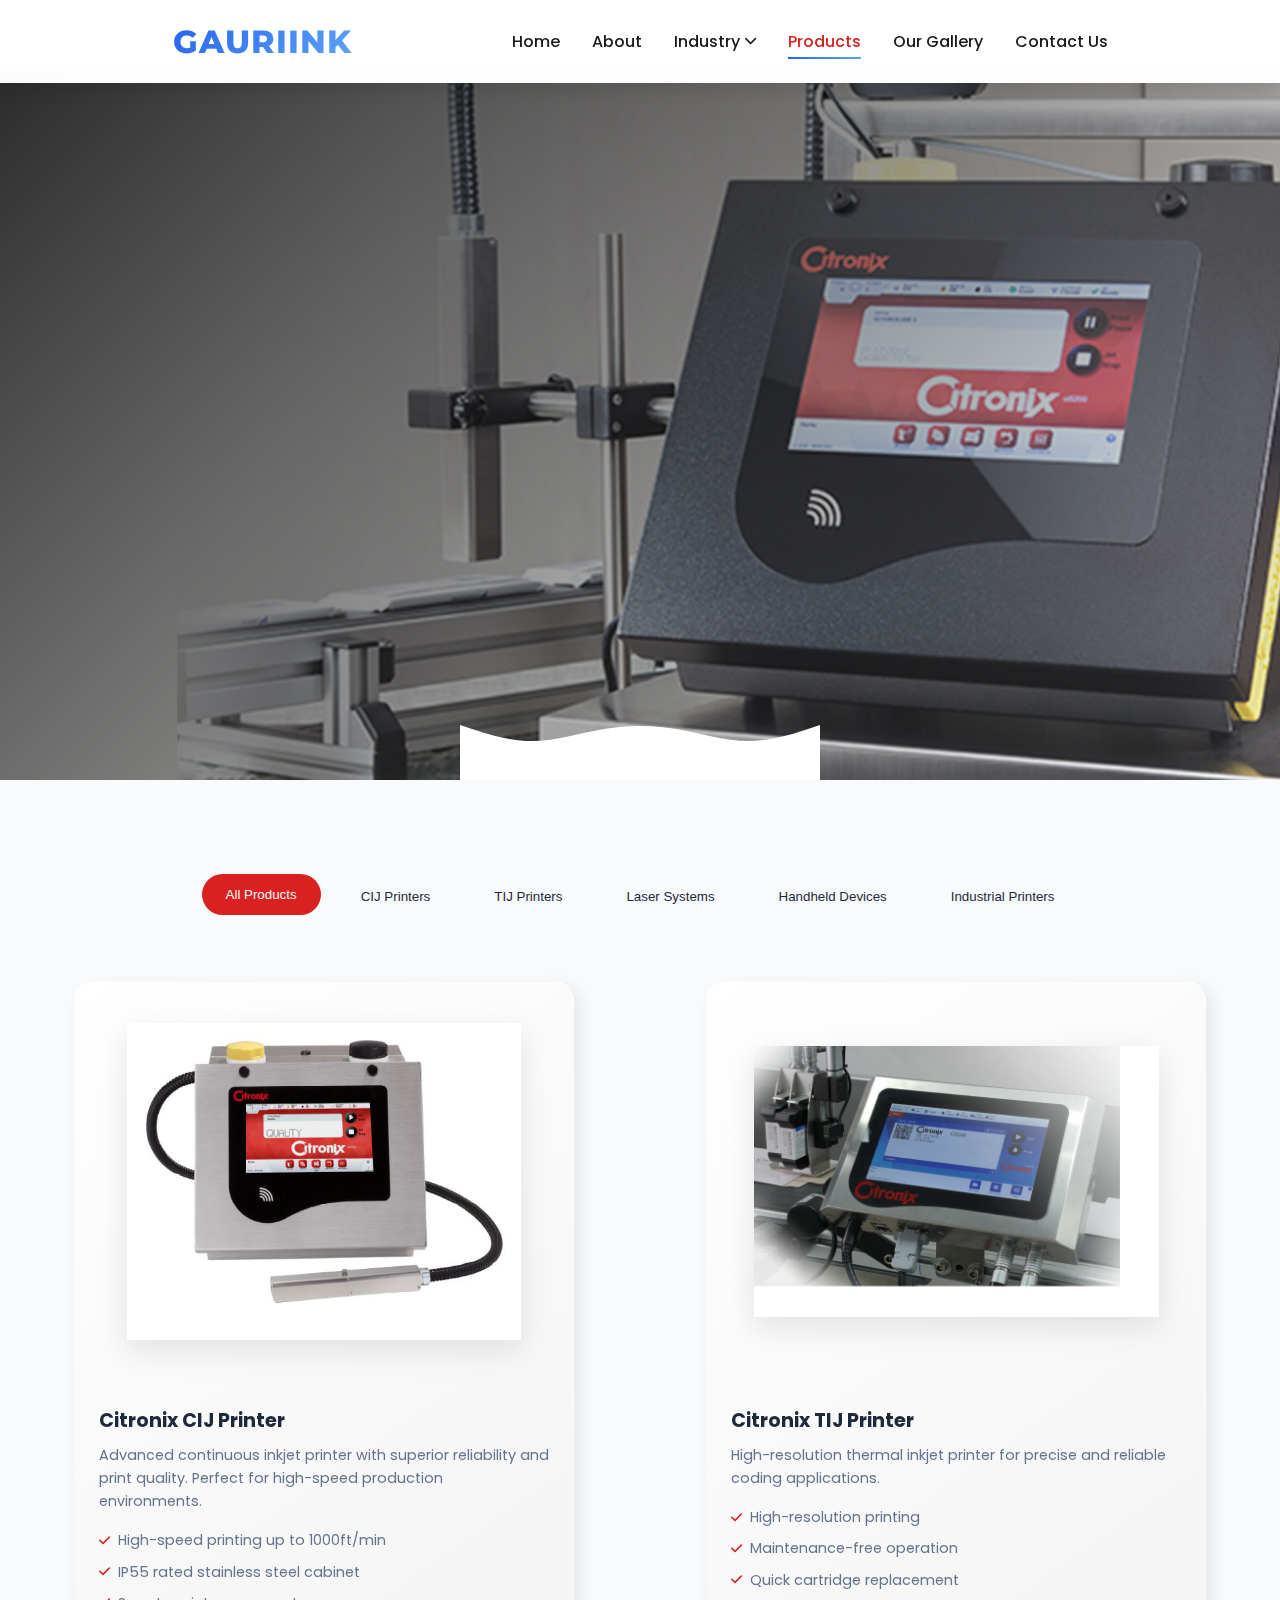
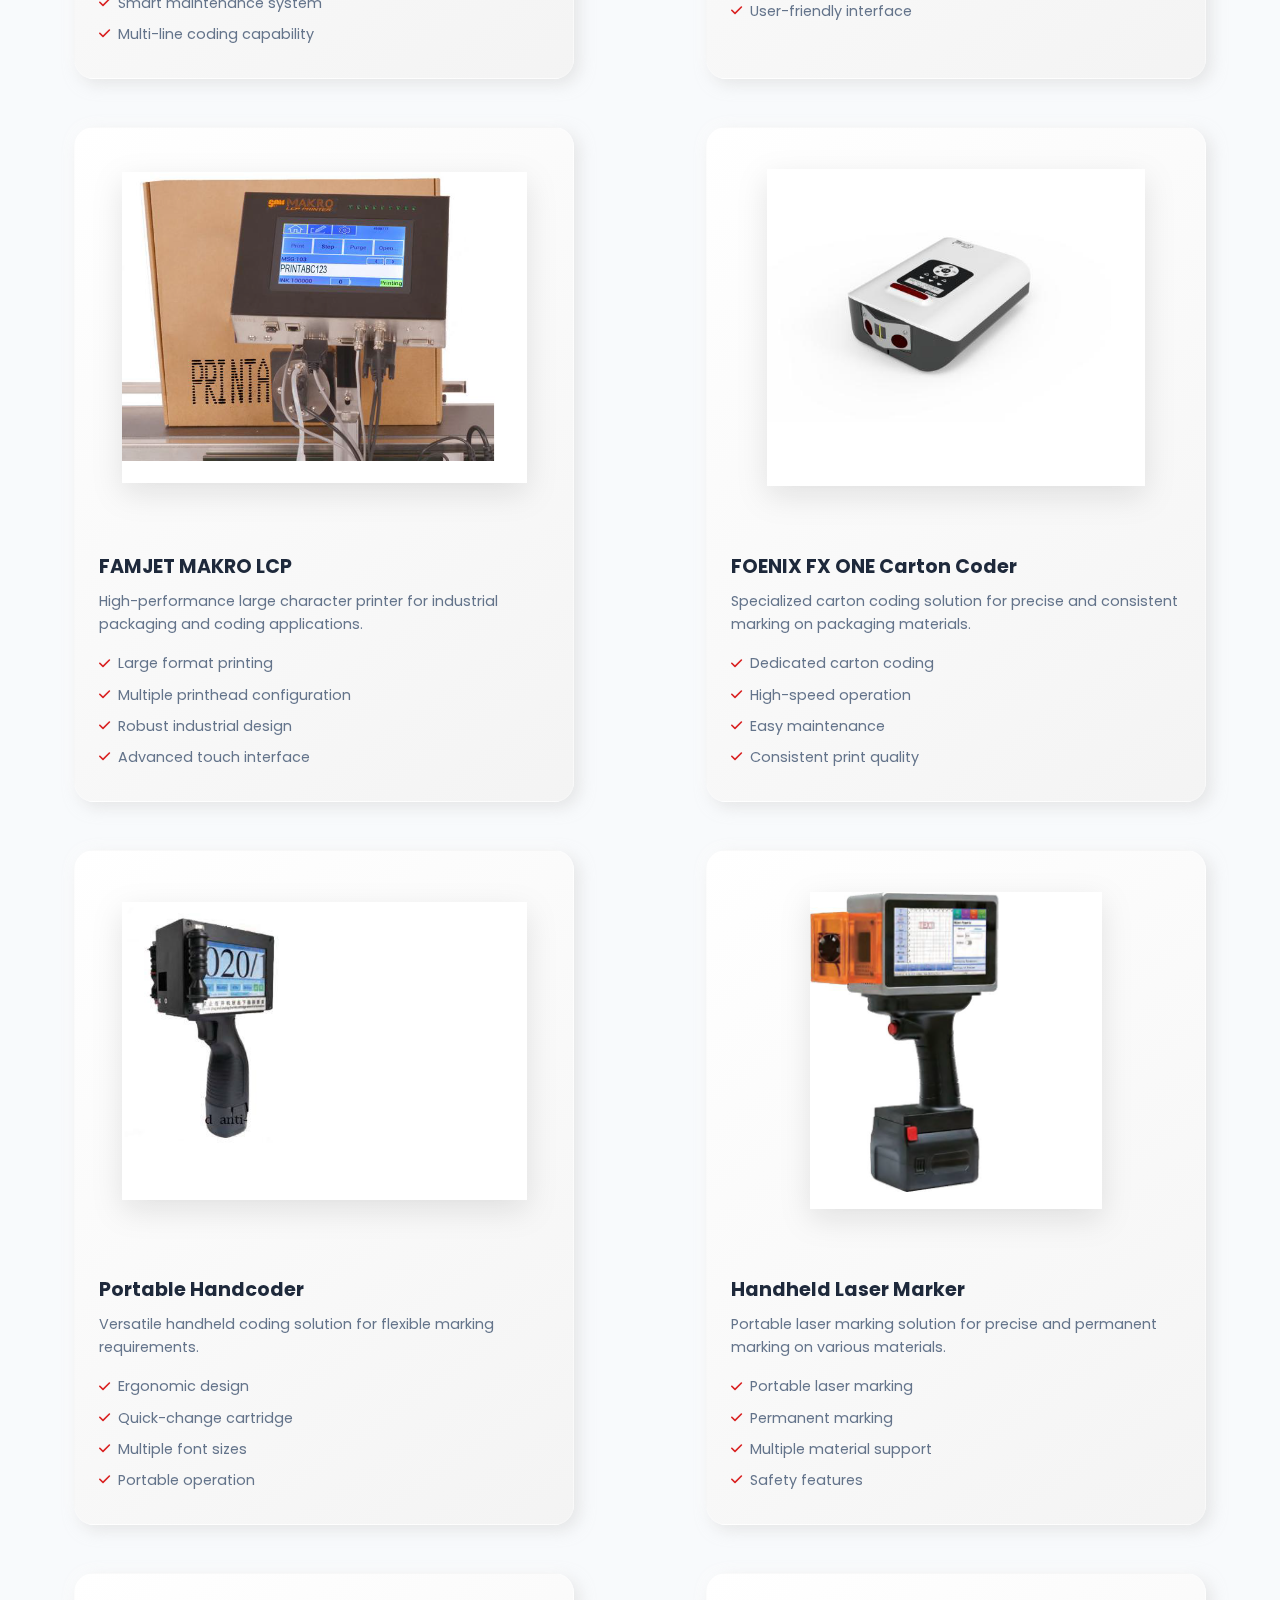
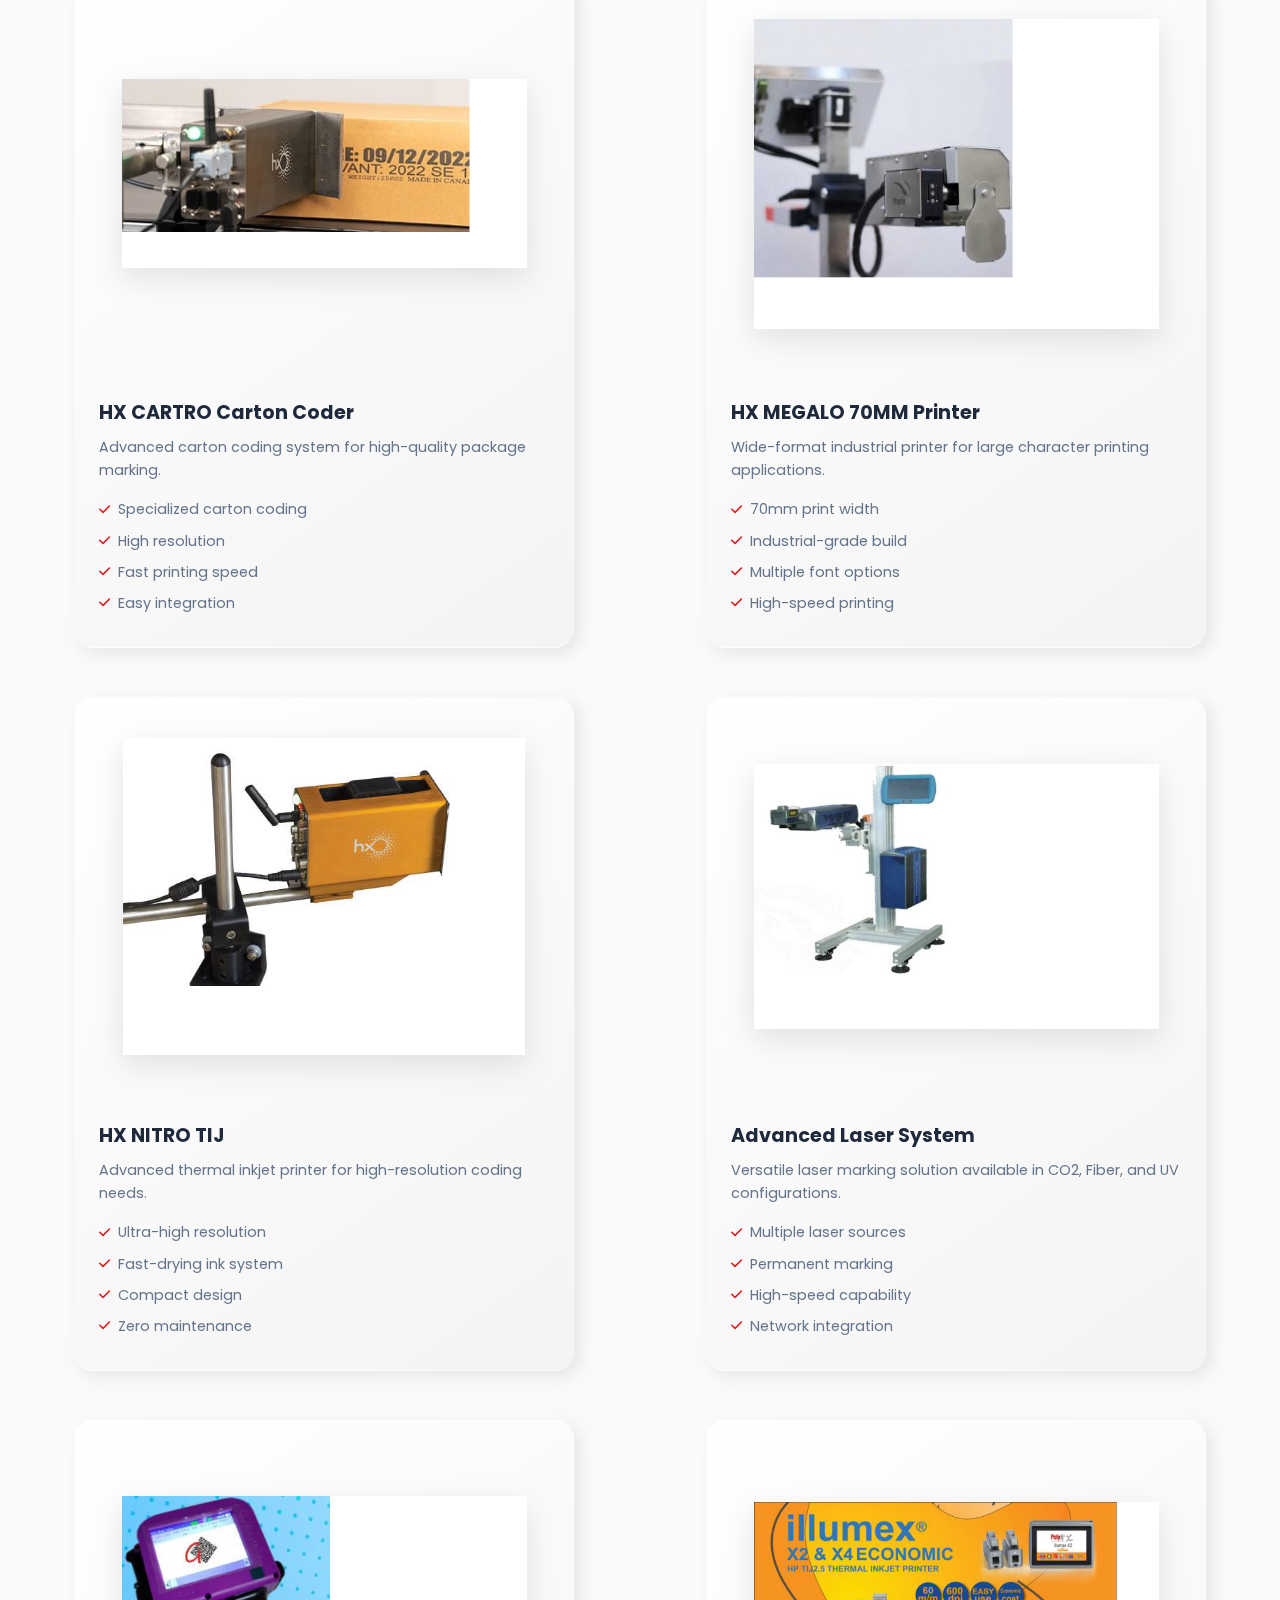
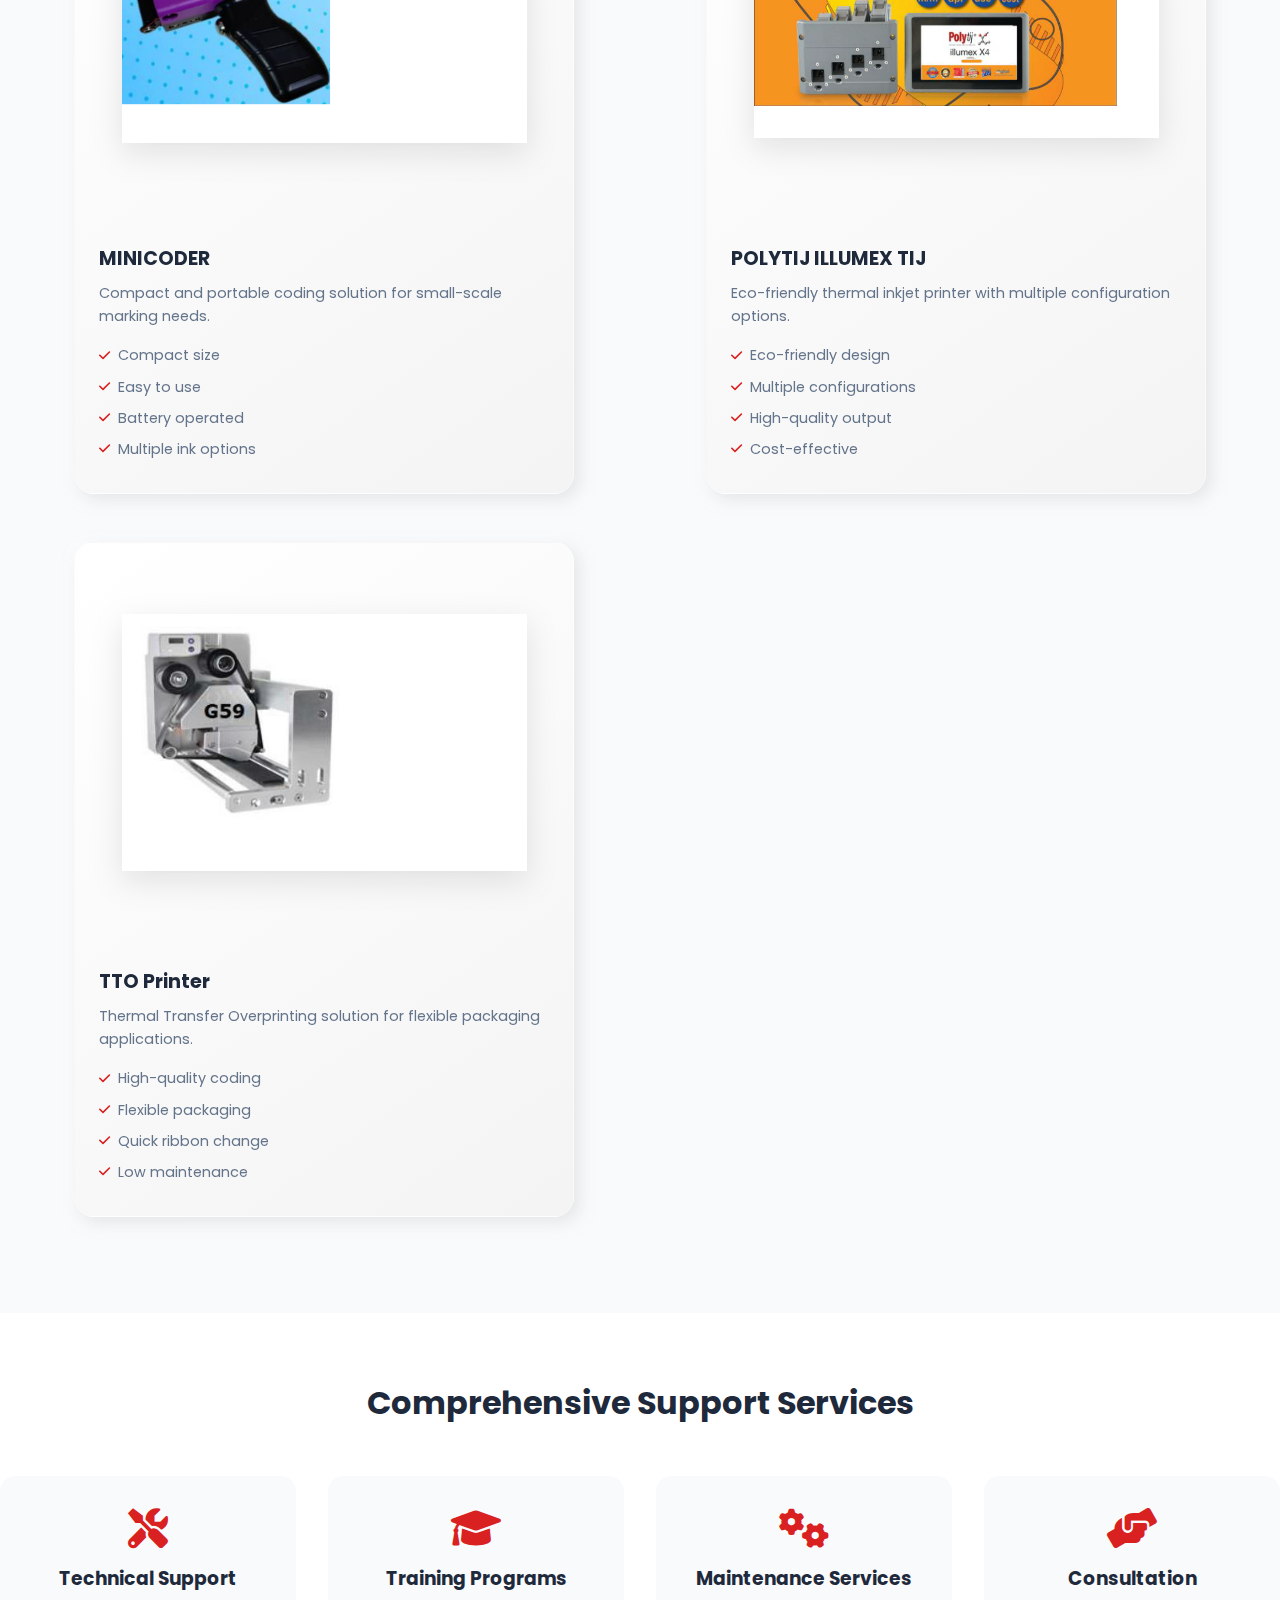
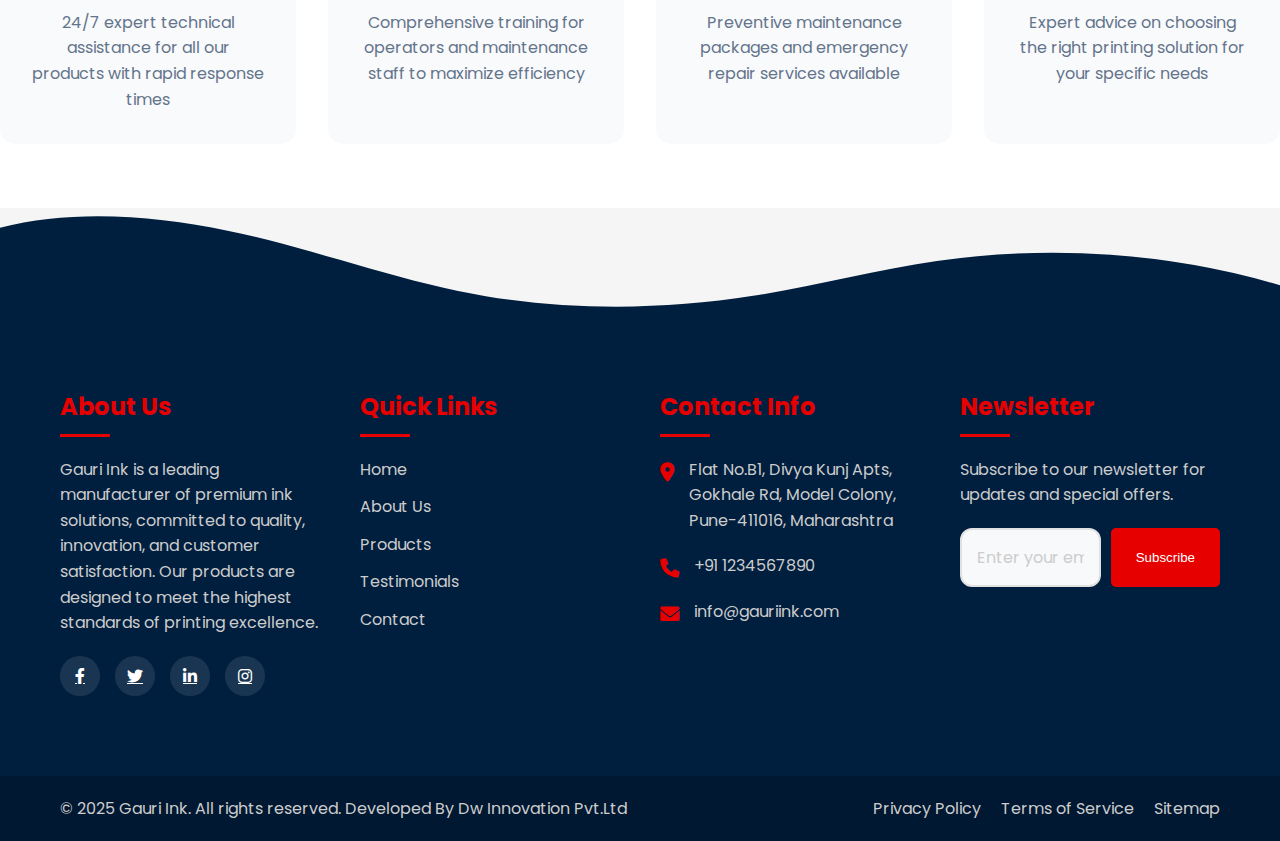
<file: products.html>
<!DOCTYPE html>
<html lang="en">

<head>
    <meta charset="UTF-8">
    <meta name="viewport" content="width=device-width, initial-scale=1.0">
    <title>Our Products - GauriInk</title>
    <link rel="preconnect" href="https://fonts.googleapis.com">
    <link rel="preconnect" href="https://fonts.gstatic.com" crossorigin>
    <link href="https://fonts.googleapis.com/css2?family=Poppins:wght@400;500;600;700&family=Montserrat:wght@700;800&display=swap" rel="stylesheet">
    <link rel="stylesheet" href="styles.css">
    <link rel="stylesheet" href="products.css">
    <link rel="stylesheet" href="https://cdnjs.cloudflare.com/ajax/libs/font-awesome/6.0.0/css/all.min.css">
</head>

<body>
    <!-- Header Section -->
    <header>
        <nav class="navbar">
            <div class="logo">
                <h1>GauriInk</h1>
            </div>
            <div class="nav-links">
                <a href="index.html">Home</a>
                <a href="about.html">About</a>
                <div class="nav-item dropdown">
                    <a href="/industry.html" class="dropdown-toggle">Industry <i class="fas fa-chevron-down"></i></a>
                    <div class="dropdown-menu">
                        <a href="/food-industry.html">Food Industry</a>
                        <a href="/beverage-section.html">Beverage Industry</a>
                        <a href="/pharma-cosmetics-section.html">Pharmaceutical, Cosmetics & Personal Care</a>
                        <a href="/building-materials-section.html">Building Materials</a>
                    </div>
                </div>
                <a href="products.html" class="active">Products</a>
                <a href="#gallery">Our Gallery</a>
                <a href="/contact.html">Contact Us</a>
            </div>
            <div class="mobile-menu">
                <i class="fas fa-bars"></i>
            </div>
        </nav>
    </header>

    <!-- Products Hero Section -->
    <section class="products-hero">
        <div class="hero-background"></div>
        <div class="hero-content">
            <span class="hero-subtitle">Our Product Range</span>
            <h1>Premium Printing Solutions</h1>
            <p>Discover our comprehensive range of cutting-edge industrial printing technologies</p>
            <div class="hero-features">
                <div class="feature">
                    <i class="fas fa-print"></i>
                    <span>High-Speed Printing</span>
                </div>
                <div class="feature">
                    <i class="fas fa-cog"></i>
                    <span>Advanced Technology</span>
                </div>
                <div class="feature">
                    <i class="fas fa-shield-alt"></i>
                    <span>Premium Quality</span>
                </div>
            </div>
            <div class="product-search">
                <div class="search-wrapper">
                    <i class="fas fa-search search-icon"></i>
                    <input type="text" class="search-input" placeholder="Search for products...">
                </div>
            </div>
        </div>
        <div class="hero-shape">
            <svg xmlns="http://www.w3.org/2000/svg" viewBox="0 0 1440 320">
                <path fill="#ffffff" fill-opacity="1" d="M0,96L48,112C96,128,192,160,288,160C384,160,480,128,576,112C672,96,768,96,864,112C960,128,1056,160,1152,160C1248,160,1344,128,1392,112L1440,96L1440,320L1392,320C1344,320,1248,320,1152,320C1056,320,960,320,864,320C768,320,672,320,576,320C480,320,384,320,288,320C192,320,96,320,48,320L0,320Z"></path>
            </svg>
        </div>
    </section>

    <!-- Products Grid Section -->
    <section class="products-grid-section">
        <div class="container">
            <div class="products-filter">
                <button class="filter-btn active" data-category="all">All Products</button>
                <button class="filter-btn" data-category="cij">CIJ Printers</button>
                <button class="filter-btn" data-category="tij">TIJ Printers</button>
                <button class="filter-btn" data-category="laser">Laser Systems</button>
                <button class="filter-btn" data-category="handheld">Handheld Devices</button>
                <button class="filter-btn" data-category="industrial">Industrial Printers</button>
            </div>

            <div class="products-grid">
                <!-- Citronix CIJ -->
                <div class="product-card" data-category="cij">
                    <div class="product-image">
                        <img src="productsimages/citronix cij.png" alt="Citronix CIJ Printer">
                        <div class="product-overlay">
                            <a href="#" class="details-btn">View Details</a>
                        </div>
                    </div>
                    <div class="product-info">
                        <h3>Citronix CIJ Printer</h3>
                        <p>Advanced continuous inkjet printer with superior reliability and print quality. Perfect for high-speed production environments.</p>
                        <ul class="features-list">
                            <li><i class="fas fa-check"></i> High-speed printing up to 1000ft/min</li>
                            <li><i class="fas fa-check"></i> IP55 rated stainless steel cabinet</li>
                            <li><i class="fas fa-check"></i> Smart maintenance system</li>
                            <li><i class="fas fa-check"></i> Multi-line coding capability</li>
                        </ul>
                    </div>
                </div>

                <!-- Citronix TIJ -->
                <div class="product-card" data-category="tij">
                    <div class="product-image">
                        <img src="productsimages/Citronix TIJ.png" alt="Citronix TIJ Printer">
                        <div class="product-overlay">
                            <a href="#" class="details-btn">View Details</a>
                        </div>
                    </div>
                    <div class="product-info">
                        <h3>Citronix TIJ Printer</h3>
                        <p>High-resolution thermal inkjet printer for precise and reliable coding applications.</p>
                        <ul class="features-list">
                            <li><i class="fas fa-check"></i> High-resolution printing</li>
                            <li><i class="fas fa-check"></i> Maintenance-free operation</li>
                            <li><i class="fas fa-check"></i> Quick cartridge replacement</li>
                            <li><i class="fas fa-check"></i> User-friendly interface</li>
                        </ul>
                    </div>
                </div>

                <!-- FAMJET MAKRO -->
                <div class="product-card" data-category="industrial">
                    <div class="product-image">
                        <img src="productsimages/FAMJET MAKRO LCP.png" alt="FAMJET MAKRO LCP">
                        <div class="product-overlay">
                            <a href="#" class="details-btn">View Details</a>
                        </div>
                    </div>
                    <div class="product-info">
                        <h3>FAMJET MAKRO LCP</h3>
                        <p>High-performance large character printer for industrial packaging and coding applications.</p>
                        <ul class="features-list">
                            <li><i class="fas fa-check"></i> Large format printing</li>
                            <li><i class="fas fa-check"></i> Multiple printhead configuration</li>
                            <li><i class="fas fa-check"></i> Robust industrial design</li>
                            <li><i class="fas fa-check"></i> Advanced touch interface</li>
                        </ul>
                    </div>
                </div>

                <!-- FOENIX FX ONE -->
                <div class="product-card" data-category="industrial">
                    <div class="product-image">
                        <img src="productsimages/FOENIX FX ONE (CARTON CODING).png" alt="FOENIX FX ONE">
                        <div class="product-overlay">
                            <a href="#" class="details-btn">View Details</a>
                        </div>
                    </div>
                    <div class="product-info">
                        <h3>FOENIX FX ONE Carton Coder</h3>
                        <p>Specialized carton coding solution for precise and consistent marking on packaging materials.</p>
                        <ul class="features-list">
                            <li><i class="fas fa-check"></i> Dedicated carton coding</li>
                            <li><i class="fas fa-check"></i> High-speed operation</li>
                            <li><i class="fas fa-check"></i> Easy maintenance</li>
                            <li><i class="fas fa-check"></i> Consistent print quality</li>
                        </ul>
                    </div>
                </div>

                <!-- HANDCODER -->
                <div class="product-card" data-category="handheld">
                    <div class="product-image">
                        <img src="productsimages/HANDCODER.png" alt="Handcoder">
                        <div class="product-overlay">
                            <a href="#" class="details-btn">View Details</a>
                        </div>
                    </div>
                    <div class="product-info">
                        <h3>Portable Handcoder</h3>
                        <p>Versatile handheld coding solution for flexible marking requirements.</p>
                        <ul class="features-list">
                            <li><i class="fas fa-check"></i> Ergonomic design</li>
                            <li><i class="fas fa-check"></i> Quick-change cartridge</li>
                            <li><i class="fas fa-check"></i> Multiple font sizes</li>
                            <li><i class="fas fa-check"></i> Portable operation</li>
                        </ul>
                    </div>
                </div>

                <!-- HANDHELD LASER -->
                <div class="product-card" data-category="handheld">
                    <div class="product-image">
                        <img src="productsimages/HANDHELD LASER.png" alt="Handheld Laser">
                        <div class="product-overlay">
                            <a href="#" class="details-btn">View Details</a>
                        </div>
                    </div>
                    <div class="product-info">
                        <h3>Handheld Laser Marker</h3>
                        <p>Portable laser marking solution for precise and permanent marking on various materials.</p>
                        <ul class="features-list">
                            <li><i class="fas fa-check"></i> Portable laser marking</li>
                            <li><i class="fas fa-check"></i> Permanent marking</li>
                            <li><i class="fas fa-check"></i> Multiple material support</li>
                            <li><i class="fas fa-check"></i> Safety features</li>
                        </ul>
                    </div>
                </div>

                <!-- HX CARTRO -->
                <div class="product-card" data-category="industrial">
                    <div class="product-image">
                        <img src="productsimages/HX CARTRO CARTON CODING.png" alt="HX CARTRO">
                        <div class="product-overlay">
                            <a href="#" class="details-btn">View Details</a>
                        </div>
                    </div>
                    <div class="product-info">
                        <h3>HX CARTRO Carton Coder</h3>
                        <p>Advanced carton coding system for high-quality package marking.</p>
                        <ul class="features-list">
                            <li><i class="fas fa-check"></i> Specialized carton coding</li>
                            <li><i class="fas fa-check"></i> High resolution</li>
                            <li><i class="fas fa-check"></i> Fast printing speed</li>
                            <li><i class="fas fa-check"></i> Easy integration</li>
                        </ul>
                    </div>
                </div>

                <!-- HX MEGALO -->
                <div class="product-card" data-category="industrial">
                    <div class="product-image">
                        <img src="productsimages/HX MEGALO 70MM PRINTER.png" alt="HX MEGALO">
                        <div class="product-overlay">
                            <a href="#" class="details-btn">View Details</a>
                        </div>
                    </div>
                    <div class="product-info">
                        <h3>HX MEGALO 70MM Printer</h3>
                        <p>Wide-format industrial printer for large character printing applications.</p>
                        <ul class="features-list">
                            <li><i class="fas fa-check"></i> 70mm print width</li>
                            <li><i class="fas fa-check"></i> Industrial-grade build</li>
                            <li><i class="fas fa-check"></i> Multiple font options</li>
                            <li><i class="fas fa-check"></i> High-speed printing</li>
                        </ul>
                    </div>
                </div>

                <!-- HX NITRO TIJ -->
                <div class="product-card" data-category="tij">
                    <div class="product-image">
                        <img src="productsimages/HX NITRO TIJ.png" alt="HX NITRO TIJ">
                        <div class="product-overlay">
                            <a href="#" class="details-btn">View Details</a>
                        </div>
                    </div>
                    <div class="product-info">
                        <h3>HX NITRO TIJ</h3>
                        <p>Advanced thermal inkjet printer for high-resolution coding needs.</p>
                        <ul class="features-list">
                            <li><i class="fas fa-check"></i> Ultra-high resolution</li>
                            <li><i class="fas fa-check"></i> Fast-drying ink system</li>
                            <li><i class="fas fa-check"></i> Compact design</li>
                            <li><i class="fas fa-check"></i> Zero maintenance</li>
                        </ul>
                    </div>
                </div>

                <!-- LASER PRINTER -->
                <div class="product-card" data-category="laser">
                    <div class="product-image">
                        <img src="productsimages/LASER PRINTER CO2 FIBER UV FIBER.png" alt="Laser Printer System">
                        <div class="product-overlay">
                            <a href="#" class="details-btn">View Details</a>
                        </div>
                    </div>
                    <div class="product-info">
                        <h3>Advanced Laser System</h3>
                        <p>Versatile laser marking solution available in CO2, Fiber, and UV configurations.</p>
                        <ul class="features-list">
                            <li><i class="fas fa-check"></i> Multiple laser sources</li>
                            <li><i class="fas fa-check"></i> Permanent marking</li>
                            <li><i class="fas fa-check"></i> High-speed capability</li>
                            <li><i class="fas fa-check"></i> Network integration</li>
                        </ul>
                    </div>
                </div>

                <!-- MINICODER -->
                <div class="product-card" data-category="handheld">
                    <div class="product-image">
                        <img src="productsimages/MINICODER.png" alt="MINICODER">
                        <div class="product-overlay">
                            <a href="#" class="details-btn">View Details</a>
                        </div>
                    </div>
                    <div class="product-info">
                        <h3>MINICODER</h3>
                        <p>Compact and portable coding solution for small-scale marking needs.</p>
                        <ul class="features-list">
                            <li><i class="fas fa-check"></i> Compact size</li>
                            <li><i class="fas fa-check"></i> Easy to use</li>
                            <li><i class="fas fa-check"></i> Battery operated</li>
                            <li><i class="fas fa-check"></i> Multiple ink options</li>
                        </ul>
                    </div>
                </div>

                <!-- POLYTIJ ILLUMEX -->
                <div class="product-card" data-category="tij">
                    <div class="product-image">
                        <img src="productsimages/POLYTIJ ILLUMEX TIJ    X2 X4 ECO.png" alt="POLYTIJ ILLUMEX">
                        <div class="product-overlay">
                            <a href="#" class="details-btn">View Details</a>
                        </div>
                    </div>
                    <div class="product-info">
                        <h3>POLYTIJ ILLUMEX TIJ</h3>
                        <p>Eco-friendly thermal inkjet printer with multiple configuration options.</p>
                        <ul class="features-list">
                            <li><i class="fas fa-check"></i> Eco-friendly design</li>
                            <li><i class="fas fa-check"></i> Multiple configurations</li>
                            <li><i class="fas fa-check"></i> High-quality output</li>
                            <li><i class="fas fa-check"></i> Cost-effective</li>
                        </ul>
                    </div>
                </div>

                <!-- TTO PRINTER -->
                <div class="product-card" data-category="industrial">
                    <div class="product-image">
                        <img src="productsimages/TTO PRINTER.png" alt="TTO PRINTER">
                        <div class="product-overlay">
                            <a href="#" class="details-btn">View Details</a>
                        </div>
                    </div>
                    <div class="product-info">
                        <h3>TTO Printer</h3>
                        <p>Thermal Transfer Overprinting solution for flexible packaging applications.</p>
                        <ul class="features-list">
                            <li><i class="fas fa-check"></i> High-quality coding</li>
                            <li><i class="fas fa-check"></i> Flexible packaging</li>
                            <li><i class="fas fa-check"></i> Quick ribbon change</li>
                            <li><i class="fas fa-check"></i> Low maintenance</li>
                        </ul>
                    </div>
                </div>
            </div>
        </div>
    </section>

    <!-- Product Support Section -->
    <section class="product-support">
        <div class="container">
            <h2>Comprehensive Support Services</h2>
            <div class="support-grid">
                <div class="support-card">
                    <i class="fas fa-tools"></i>
                    <h3>Technical Support</h3>
                    <p>24/7 expert technical assistance for all our products with rapid response times</p>
                </div>
                <div class="support-card">
                    <i class="fas fa-graduation-cap"></i>
                    <h3>Training Programs</h3>
                    <p>Comprehensive training for operators and maintenance staff to maximize efficiency</p>
                </div>
                <div class="support-card">
                    <i class="fas fa-cogs"></i>
                    <h3>Maintenance Services</h3>
                    <p>Preventive maintenance packages and emergency repair services available</p>
                </div>
                <div class="support-card">
                    <i class="fas fa-hands-helping"></i>
                    <h3>Consultation</h3>
                    <p>Expert advice on choosing the right printing solution for your specific needs</p>
                </div>
            </div>
        </div>
    </section>

    <!-- Loading Animation -->
    <div class="loading-animation" id="loader">
        <div class="loader"></div>
    </div>

    <footer class="footer">
        <div class="footer-waves">
            <svg data-name="Layer 1" xmlns="http://www.w3.org/2000/svg" viewBox="0 0 1200 120"
                preserveAspectRatio="none">
                <path
                    d="M321.39,56.44c58-10.79,114.16-30.13,172-41.86,82.39-16.72,168.19-17.73,250.45-.39C823.78,31,906.67,72,985.66,92.83c70.05,18.48,146.53,26.09,214.34,3V0H0V27.35A600.21,600.21,0,0,0,321.39,56.44Z"
                    class="shape-fill"></path>
            </svg>
        </div>
        <div class="footer-content">
            <div class="footer-grid">
                <div class="footer-column">
                    <h3>About Us</h3>
                    <p>Gauri Ink is a leading manufacturer of premium ink solutions, committed to quality, innovation,
                        and customer satisfaction. Our products are designed to meet the highest standards of printing
                        excellence.</p>
                    <div class="social-links">
                        <a href="#" aria-label="Facebook"><i class="fab fa-facebook-f"></i></a>
                        <a href="#" aria-label="Twitter"><i class="fab fa-twitter"></i></a>
                        <a href="#" aria-label="LinkedIn"><i class="fab fa-linkedin-in"></i></a>
                        <a href="#" aria-label="Instagram"><i class="fab fa-instagram"></i></a>
                    </div>
                </div>

                <div class="footer-column">
                    <h3>Quick Links</h3>
                    <ul class="footer-links">
                        <li><a href="index.html">Home</a></li>
                        <li><a href="about.html">About Us</a></li>
                        <li><a href="products.html">Products</a></li>
                        <li><a href="#testimonials">Testimonials</a></li>
                        <li><a href="contact.html">Contact</a></li>
                    </ul>
                </div>

                <div class="footer-column">
                    <h3>Contact Info</h3>
                    <ul class="contact-info">
                        <li>
                            <i class="fas fa-map-marker-alt"></i>
                            <span>Flat No.B1, Divya Kunj Apts,<br>Gokhale Rd, Model Colony,<br>Pune-411016,
                                Maharashtra</span>
                        </li>
                        <li>
                            <i class="fas fa-phone"></i>
                            <span>+91 1234567890</span>
                        </li>
                        <li>
                            <i class="fas fa-envelope"></i>
                            <span>info@gauriink.com</span>
                        </li>
                    </ul>
                </div>

                <div class="footer-column">
                    <h3>Newsletter</h3>
                    <p>Subscribe to our newsletter for updates and special offers.</p>
                    <form class="newsletter-form">
                        <div class="form-group">
                            <input type="email" placeholder="Enter your email" required>
                            <button type="submit">Subscribe</button>
                        </div>
                    </form>
                </div>
            </div>
        </div>
        <div class="footer-bottom">
            <div class="footer-container">
                <p>&copy; 2025 Gauri Ink. All rights reserved. Developed By Dw Innovation Pvt.Ltd</p>
                <div class="footer-bottom-links">
                    <a href="#">Privacy Policy</a>
                    <a href="#">Terms of Service</a>
                    <a href="#">Sitemap</a>
                </div>
            </div>
        </div>
    </footer>

    <script src="script.js"></script>
    <script src="products.js"></script>
</body>

</html>
</file>
<file: styles.css>
/* Color Variables */
:root {
    --primary-red: #D92121;
    --primary-black: #1A1A1A;
    --primary-yellow: #FFC107;
    --background-color: #F5F5F5;
    --text-dark: #1A1A1A;
    --text-light: #FFFFFF;
    --accent-red: #FF4444;
    --primary-color: #2563eb;
    --secondary-color: #3b82f6;
    --accent-color: #60a5fa;
    --background-light: #f8fafc;
    --background-dark: #1e293b;
    --text-primary: #1e293b;
    --text-secondary: #64748b;
    --text-light: #f8fafc;
    --shadow-sm: 0 4px 6px -1px rgb(0 0 0 / 0.1);
    --shadow-md: 0 10px 15px -3px rgb(0 0 0 / 0.1);
    --shadow-lg: 0 20px 25px -5px rgb(0 0 0 / 0.1);
    --gradient-primary: linear-gradient(135deg, var(--primary-color), var(--accent-color));
    --transition-smooth: all 0.3s cubic-bezier(0.4, 0, 0.2, 1);
}

/* Reset and Base Styles */
* {
    margin: 0;
    padding: 0;
    box-sizing: border-box;
}

body {
    font-family: 'Poppins', sans-serif;
    line-height: 1.6;
    color: var(--text-dark);
    background-color: var(--background-color);
}

/* Navigation */
.navbar {
    background: rgba(255, 255, 255, 0.95);
    backdrop-filter: blur(10px);
    box-shadow: var(--shadow-sm);
    padding: 1rem 2rem;
    position: fixed;
    width: 100%;
    top: 0;
    z-index: 1000;
    display: flex;
    justify-content: center;
    gap: 10rem;
    align-items: center;
    transition: var(--transition-smooth);
}

.navbar:hover {
    box-shadow: var(--shadow-md);
}

.logo h1 {
    font-family: 'Montserrat', sans-serif;
    color: var(--primary-red);
    font-size: 2rem;
    font-weight: 800;
    text-transform: uppercase;
    letter-spacing: 1px;
    background: var(--gradient-primary);
    -webkit-background-clip: text;
    -webkit-text-fill-color: transparent;
}

.nav-links {
    display: flex;
    align-items: center;
    gap: 2rem;
}

.nav-links a {
    color: var(--primary-black);
    text-decoration: none;
    font-weight: 500;
    transition: var(--transition-smooth);
    font-size: 1rem;
    text-transform: capitalize;
    position: relative;
}

.nav-links a::after {
    content: '';
    position: absolute;
    bottom: -5px;
    left: 0;
    width: 0;
    height: 2px;
    background: var(--gradient-primary);
    transition: var(--transition-smooth);
}

.nav-links a:hover::after,
.nav-links a.active::after {
    width: 100%;
}

.nav-links a:hover,
.nav-links a.active {
    color: var(--primary-red);
}

.mobile-menu {
    display: none;
    font-size: 1.5rem;
    cursor: pointer;
    color: var(--primary-red);
}

/* Hero Slider */
.hero-slider {
    position: relative;
    height: 90vh;
    width: 100%;
    overflow: hidden;
    margin-top: 80px;
}

.slider-container {
    height: 100%;
    width: 100%;
    position: relative;
}

.slide {
    position: absolute;
    top: 0;
    left: 0;
    width: 100%;
    height: 100%;
    opacity: 0;
    transition: opacity 0.8s ease;
    display: flex;
    align-items: center;
    justify-content: center;
}

.slide.active {
    opacity: 1;
}

.slide-bg {
    position: absolute;
    top: 0;
    left: 0;
    width: 100%;
    height: 100%;
    background-size: cover;
    background-position: center;
    z-index: -1;
}

.slide-bg::after {
    content: '';
    position: absolute;
    top: 0;
    left: 0;
    width: 100%;
    height: 100%;
    background: linear-gradient(rgba(0,0,0,0.5), rgba(0,0,0,0.7));
}

.slide-content {
    text-align: center;
    color: var(--text-light);
    max-width: 800px;
    padding: 0 2rem;
    position: relative;
    z-index: 1;
    transform: translateY(-50px);
    opacity: 0;
    transition: all 1s ease;
}

.slide.active .slide-content {
    transform: translateY(0);
    opacity: 1;
}

.slide-content h1 {
    font-family: 'Montserrat', sans-serif;
    font-size: 3.5rem;
    font-weight: 800;
    margin-bottom: 1rem;
    text-shadow: 2px 2px 4px rgba(0,0,0,0.3);
}

.slide-content p {
    font-size: 1.5rem;
    margin-bottom: 2rem;
    text-shadow: 1px 1px 2px rgba(0,0,0,0.3);
}

/* Slider Navigation */
.slider-nav {
    position: absolute;
    bottom: 2rem;
    left: 50%;
    transform: translateX(-50%);
    display: flex;
    align-items: center;
    justify-content: center;
    gap: 2rem;
    z-index: 2;
}

.prev-slide,
.next-slide {
    background: rgba(255,255,255,0.2);
    border: none;
    color: var(--text-light);
    width: 40px;
    height: 40px;
    border-radius: 50%;
    cursor: pointer;
    transition: all 0.3s ease;
}

.prev-slide:hover,
.next-slide:hover {
    background: var(--primary-red);
}

.slide-dots {
    display: flex;
    gap: 1rem;
}

.dot {
    width: 12px;
    height: 12px;
    border-radius: 50%;
    background: rgba(255,255,255,0.5);
    cursor: pointer;
    transition: all 0.3s ease;
}

.dot.active {
    background: var(--primary-yellow);
    transform: scale(1.2);
}

/* Responsive Slider */
@media (max-width: 768px) {
    .slide-content h1 {
        font-size: 2.5rem;
    }

    .slide-content p {
        font-size: 1.2rem;
    }

    .slider-nav {
        bottom: 1rem;
        gap: 1rem;
    }

    .prev-slide,
    .next-slide {
        width: 35px;
        height: 35px;
    }
}

@media (max-width: 480px) {
    .slide-content h1 {
        font-size: 2rem;
    }

    .slide-content p {
        font-size: 1rem;
    }
}

/* Statistics Section */
.stats-section {
    padding: 4rem 0;
    background-color: var(--text-light);
    box-shadow: 0 0 20px rgba(0,0,0,0.1);
}

.stats-grid {
    display: grid;
    grid-template-columns: repeat(4, 1fr);
    gap: 2rem;
    max-width: 1200px;
    margin: 0 auto;
    padding: 0 1rem;
}

.stat-item {
    text-align: center;
    padding: 2rem 1rem;
    border-radius: 10px;
    transition: transform 0.3s ease;
    position: relative;
}

.stat-item::after {
    content: '';
    position: absolute;
    bottom: 0;
    left: 50%;
    transform: translateX(-50%);
    width: 50px;
    height: 3px;
    background-color: var(--primary-red);
    transition: width 0.3s ease;
}

.stat-item:hover {
    transform: translateY(-5px);
}

.stat-item:hover::after {
    width: 80px;
}

.stat-number {
    font-family: 'Montserrat', sans-serif;
    font-size: 3rem;
    font-weight: 800;
    color: var(--primary-red);
    margin-bottom: 1rem;
    display: flex;
    justify-content: center;
    align-items: baseline;
}

.counter {
    display: inline-block;
}

.plus {
    font-size: 2rem;
    margin-left: 5px;
}

.stat-item h3 {
    font-family: 'Poppins', sans-serif;
    font-size: 1rem;
    font-weight: 600;
    color: var(--primary-black);
    text-transform: uppercase;
    letter-spacing: 1px;
}

/* Responsive Stats */
@media (max-width: 968px) {
    .stats-grid {
        grid-template-columns: repeat(2, 1fr);
    }
}

@media (max-width: 480px) {
    .stats-grid {
        grid-template-columns: 1fr;
    }

    .stat-number {
        font-size: 2.5rem;
    }

    .plus {
        font-size: 1.8rem;
    }

    .stat-item h3 {
        font-size: 0.9rem;
    }
}

/* Responsive Design */
@media (max-width: 968px) {
    .nav-links {
        display: none;
        position: absolute;
        top: 100%;
        left: 0;
        right: 0;
        background: var(--text-light);
        flex-direction: column;
        padding: 1.5rem;
        box-shadow: 0 2px 5px rgba(0,0,0,0.1);
        transform: translateY(-10px);
        opacity: 0;
        transition: all 0.3s ease;
    }

    .nav-links.active {
        display: flex;
        transform: translateY(0);
        opacity: 1;
    }

    .nav-links a {
        padding: 1rem;
        width: 100%;
        text-align: center;
        border-bottom: 1px solid rgba(0,0,0,0.1);
    }

    .nav-links a:last-child {
        border-bottom: none;
    }

    .nav-links a:hover {
        background-color: rgba(217, 33, 33, 0.1);
    }

    .mobile-menu {
        display: block;
        padding: 0.5rem;
        border-radius: 5px;
        transition: all 0.3s ease;
    }

    .mobile-menu:hover {
        background-color: rgba(217, 33, 33, 0.1);
    }

    .mobile-menu.active i {
        transform: rotate(90deg);
    }

    .mobile-menu i {
        transition: transform 0.3s ease;
    }

    /* Adjust logo size for mobile */
    .logo h1 {
        font-size: 1.5rem;
    }
}

@media (max-width: 480px) {
    .navbar {
        padding: 0.8rem 1rem;
    }

    .logo h1 {
        font-size: 1.2rem;
    }

    .nav-links a {
        font-size: 0.9rem;
        padding: 0.8rem;
    }
}

/* Products Section */
.products-section {
    margin-top: 5vh;
    padding: 80px 0;
    background: linear-gradient(135deg, #DFE4EC 0%, #DFE4EC 100%);
    overflow: hidden;
}

.products-section .section-header {
    text-align: center;
    margin-bottom: 50px;
}

.products-section .section-title {
    color: #001f3f;
    font-size: 2.5rem;
    font-weight: 700;
    align-items: center;
    text-align:  center;
    margin-bottom: 15px;
    background: var(--gradient-primary);
    -webkit-background-clip: text;
    -webkit-text-fill-color: transparent;
    position: relative;
}

.products-section .section-subtitle {
    color: #e60000;
    font-size: 1.2rem;
    font-weight: 600;
    letter-spacing: 2px;
}

.products-showcase {
    position: relative;
    max-width: 1400px;
    margin: 0 auto;
    padding: 0 60px;
}

.products-track {
    overflow: hidden;
    padding: 20px 0;
}

.product-slide {
    display: flex;
    gap: 20px;
    transition: transform 0.5s ease;
}

.product-item {
    flex: 0 0 300px;
    position: relative;
    border-radius: 15px;
    overflow: hidden;
    aspect-ratio: 1;
    cursor: pointer;
    box-shadow: 0 10px 20px rgba(0, 0, 0, 0.1);
    transition: all 0.3s ease;
}

.product-item img {
    width: 100%;
    height: 100%;
    object-fit: cover;
    transition: transform 0.5s ease;
}

.product-overlay {
    position: absolute;
    bottom: 0;
    left: 0;
    right: 0;
    background: linear-gradient(to top, rgba(0, 31, 63, 0.9), transparent);
    padding: 20px;
    transform: translateY(100%);
    transition: transform 0.3s ease;
}

.product-item:hover .product-overlay {
    transform: translateY(0);
}

.product-overlay span {
    color: #fff;
    font-size: 1rem;
    font-weight: 500;
    display: block;
    text-align: center;
}

.product-item:hover {
    transform: translateY(-10px);
    box-shadow: 0 15px 30px rgba(0, 0, 0, 0.2);
}

.product-item:hover img {
    transform: scale(1.1);
}

.nav-btn {
    position: absolute;
    top: 50%;
    transform: translateY(-50%);
    width: 50px;
    height: 50px;
    border: none;
    border-radius: 50%;
    background: #001f3f;
    color: #fff;
    font-size: 1.2rem;
    cursor: pointer;
    transition: all 0.3s ease;
    display: flex;
    align-items: center;
    justify-content: center;
    z-index: 2;
    box-shadow: 0 3px 8px rgba(0, 0, 0, 0.2);
    opacity: 0;
}

.products-showcase:hover .nav-btn {
    opacity: 1;
}

.nav-btn:hover {
    background: #e60000;
    transform: translateY(-50%) scale(1.1);
    box-shadow: 0 5px 12px rgba(0, 0, 0, 0.3);
}

.nav-btn:disabled {
    background: #ccc;
    cursor: not-allowed;
}

.nav-btn.prev {
    left: 0;
}

.nav-btn.next {
    right: 0;
}

.products-pagination {
    display: flex;
    justify-content: center;
    gap: 10px;
    margin-top: 30px;
}

.pagination-dot {
    width: 40px;
    height: 4px;
    background: #ccc;
    border-radius: 2px;
    cursor: pointer;
    transition: all 0.3s ease;
}

.pagination-dot.active {
    background: #e60000;
    width: 50px;
}

@media (max-width: 768px) {
    .products-section .section-title {
        font-size: 2rem;
    }

    .products-showcase {
        padding: 0 40px;
    }

    .product-item {
        flex: 0 0 250px;
    }
}

@media (max-width: 480px) {
    .products-showcase {
        padding: 0 30px;
    }

    .product-item {
        flex: 0 0 200px;
    }
}

/* Packaging Solutions Section */
.packaging-section {
    padding: 80px 0;
    background-color: #f5f5f5;
}

.packaging-section .section-title {
    text-align: center;
    margin-bottom: 50px;
}

.packaging-section .section-title h2 {
    color: #1A1A1A;
    font-size: 2.5rem;
    text-align: center;
    align-items: center;
    margin-bottom: 15px;
    font-family: 'Montserrat', sans-serif;
    background: var(--gradient-primary);
    -webkit-background-clip: text;
    -webkit-text-fill-color: transparent;
    position: relative;
}

.packaging-section .section-title p {
    color: #D92121;
    font-size: 1.2rem;
    font-weight: 500;
}

.product-grid {
    display: grid;
    grid-template-columns: repeat(3, 6fr);
    gap: 30px;
    padding: 20px;
    max-width: 1400px;
    margin: 0 auto;
}

.product-card {
    background: white;
    border-radius: 8px;
    overflow: hidden;
    box-shadow: 0 5px 15px rgba(0, 0, 0, 0.1);
    transition: transform 0.3s ease;
    max-width: 500px;
    margin: 0 auto;
}

.product-image {
    width: 100%;
    height: 220px;
    overflow: hidden;
}

.product-image img {
    width: 100%;
    height: 100%;
    object-fit: contain;
    transition: transform 0.3s ease;
}

.product-content {
    padding: 20px;
}

.product-content h3 {
    font-size: 1.3rem;
    margin-bottom: 10px;
}

.product-content p {
    font-size: 0.9rem;
    line-height: 1.5;
    margin-bottom: 15px;
}

.explore-btn {
    display: inline-flex;
    align-items: center;
    color: #007bff;
    text-decoration: none;
    font-weight: 500;
    transition: color 0.3s ease;
}

.explore-btn i {
    margin-left: 8px;
    transition: transform 0.3s ease;
}

.explore-btn:hover {
    color: #0056b3;
}

.explore-btn:hover i {
    transform: translateX(5px);
}

/* Responsive adjustments */
@media (max-width: 768px) {
    .product-grid {
        grid-template-columns: repeat(2, 1fr);
    }
    
    .product-content {
        padding: 20px;
    }

    .product-content h3 {
        font-size: 1.3rem;
    }
}

/* Products Slider Section */
.products-slider-section {
    padding: 80px 0;
    background-color: #f5f5f5;
    overflow: hidden;
    text-align: center;
}

.products-slider {
    position: relative;
    width: 100%;
    max-width: 1200px;
    margin: 0 auto;
    overflow: hidden;
    align-items: center;
    text-align: center;
}

.products-slider .slider-track {
    display: flex;
    align-items: center;
    transition: transform 0.5s ease;
    height: 500px;
    will-change: transform;
    width: 100%;
}

.products-slider .slider-track img {
    min-width: 100%;
    height: 100%;
    max-width: 90%;
    max-height: 90%;
    width: auto;
    height: auto;
    object-fit: contain;
    border-radius: 10px;
    box-shadow: 0 5px 15px rgba(0, 0, 0, 0.1);
    -webkit-user-drag: none;
    user-select: none;
    padding: 0 15px;
    flex-shrink: 0;
}

.section-title {
    align-items: center;
    text-align: center;
    margin-bottom: 40px;
    padding: 0 15px;
}

.section-title h2 {
    margin-bottom: 10px;
    text-align: center;
    align-items: center;
    color: var(--primary-black);
    background: var(--gradient-primary);
    -webkit-background-clip: text;
    -webkit-text-fill-color: transparent;
    position: relative;
}

.section-title p {
    color: #666;
}

.products-slider .slider-nav {
    position: absolute;
    top: 50%;
    transform: translateY(-50%);
    width: 45px;
    height: 45px;
    border: none;
    border-radius: 50%;
    background: rgba(217, 33, 33, 0.85);
    color: white;
    cursor: pointer;
    font-size: 1.2rem;
    display: flex;
    align-items: center;
    justify-content: center;
    transition: all 0.3s ease;
    z-index: 2;
    box-shadow: 0 3px 8px rgba(0, 0, 0, 0.2);
    opacity: 0;
}

.products-slider:hover .slider-nav {
    opacity: 1;
}

.products-slider .slider-nav:hover {
    background: #D92121;
    transform: translateY(-50%) scale(1.1);
    box-shadow: 0 5px 12px rgba(0, 0, 0, 0.3);
}

.products-slider .slider-nav:active {
    transform: translateY(-50%) scale(0.95);
}

.products-slider .slider-nav.prev {
    left: 20px;
}

.products-slider .slider-nav.next {
    right: 20px;
}

.products-slider .slider-dots {
    position: absolute;
    bottom: 20px;
    left: 50%;
    transform: translateX(-50%);
    display: flex;
    gap: 10px;
    z-index: 2;
    background: rgba(255, 255, 255, 0.5);
    padding: 5px 10px;
    border-radius: 20px;
}

.products-slider .dot {
    width: 10px;
    height: 10px;
    border-radius: 50%;
    background: rgba(217, 33, 33, 0.2);
    cursor: pointer;
    transition: all 0.3s ease;
}

.products-slider .dot.active {
    background: #D92121;
    transform: scale(1.2);
}

@media (max-width: 768px) {
    .products-slider .slider-track {
        height: 300px;
    }
    
    .products-slider .slider-nav {
        width: 40px;
        height: 40px;
        opacity: 1; /* Always visible on mobile */
        background: rgba(217, 33, 33, 0.9);
    }

    .products-slider .slider-nav i {
        font-size: 1.2rem;
    }
}

@media (max-width: 480px) {
    .products-slider-section {
        padding: 40px 0;
    }
    
    .products-slider .slider-track {
        height: 250px;
    }

    .products-slider .slider-nav {
        width: 35px;
        height: 35px;
    }

    .products-slider .slider-nav i {
        font-size: 1rem;
    }

    .products-slider .slider-nav.prev {
        left: 10px;
    }

    .products-slider .slider-nav.next {
        right: 10px;
    }
}

/* Testimonials Section */
.testimonials-section {
    background: linear-gradient(135deg, #f8f9fa 0%, #e9ecef 100%);
    padding: 80px 0;
    text-align: center;
    position: relative;
    overflow: hidden;
    margin-top: 5vh;
}

.testimonials-section .section-title {
    text-align: center;
    font-size: 2.5rem;
    color: #333;
    margin-bottom: 50px;
    position: relative;
    background: var(--gradient-primary);
    -webkit-background-clip: text;
    -webkit-text-fill-color: transparent;
}

.testimonials-section .section-title:after {
    content: '';
    display: block;
    width: 80px;
    height: 4px;
    background: #e60000;
    margin: 15px auto;
    border-radius: 2px;
}

.testimonials-grid {
    display: grid;
    grid-template-columns: repeat(auto-fit, minmax(300px, 1fr));
    gap: 30px;
    padding: 20px;
    max-width: 1200px;
    margin: 0 auto;
}

.testimonial-card {
    background: white;
    border-radius: 15px;
    padding: 30px;
    box-shadow: 0 10px 30px rgba(0, 0, 0, 0.1);
    transition: transform 0.3s ease, box-shadow 0.3s ease;
    position: relative;
}

.testimonial-card:hover {
    transform: translateY(-10px);
    box-shadow: 0 15px 40px rgba(0, 0, 0, 0.15);
}

.quote-icon {
    color: #e60000;
    font-size: 2rem;
    margin-bottom: 20px;
    opacity: 0.3;
}

.testimonial-text {
    font-size: 1.1rem;
    line-height: 1.6;
    color: #555;
    margin-bottom: 25px;
    font-style: italic;
}

.testimonial-author {
    display: flex;
    align-items: center;
    gap: 15px;
    margin-top: 20px;
}

.author-image {
    width: 60px;
    height: 60px;
    border-radius: 50%;
    object-fit: cover;
    border: 3px solid #e60000;
}

.author-info h4 {
    margin: 0;
    color: #333;
    font-size: 1.1rem;
    font-weight: 600;
}

.author-info p {
    margin: 5px 0;
    color: #666;
    font-size: 0.9rem;
}

.rating {
    color: #ffd700;
    margin-top: 5px;
}

.rating i {
    margin-right: 2px;
}

@media (max-width: 768px) {
    .testimonials-section .section-title {
        font-size: 2rem;
    }

    .testimonials-grid {
        grid-template-columns: 1fr;
        padding: 10px;
    }

    .testimonial-card {
        padding: 20px;
    }
}

@media (min-width: 769px) and (max-width: 1024px) {
    .testimonials-grid {
        grid-template-columns: repeat(2, 1fr);
    }
}

/* Footer Styles */
.footer {
    background-color: #001f3f;
    color: #fff;
    position: relative;
    margin-top: 100px;
}

.footer-waves {
    position: absolute;
    top: -100px;
    left: 0;
    width: 100%;
    overflow: hidden;
    line-height: 0;
    transform: rotate(180deg);
}

.footer-waves svg {
    position: relative;
    display: block;
    width: calc(100% + 1.3px);
    height: 100px;
}

.footer-waves .shape-fill {
    fill: #001f3f;
}

.footer-content {
    padding: 80px 20px 40px;
    max-width: 1200px;
    margin: 0 auto;
}

.footer-grid {
    display: grid;
    grid-template-columns: repeat(auto-fit, minmax(250px, 1fr));
    gap: 40px;
}

.footer-column h3 {
    color: #e60000;
    font-size: 1.5rem;
    margin-bottom: 20px;
    position: relative;
    padding-bottom: 10px;
}

.footer-column h3::after {
    content: '';
    position: absolute;
    left: 0;
    bottom: 0;
    width: 50px;
    height: 3px;
    background: #e60000;
}

.footer-column p {
    color: #ccc;
    line-height: 1.6;
    margin-bottom: 20px;
}

.social-links {
    display: flex;
    gap: 15px;
}

.social-links a {
    color: #fff;
    background: rgba(255, 255, 255, 0.1);
    width: 40px;
    height: 40px;
    border-radius: 50%;
    display: flex;
    align-items: center;
    justify-content: center;
    transition: all 0.3s ease;
}

.social-links a:hover {
    background: #e60000;
    transform: translateY(-3px);
}

.footer-links {
    list-style: none;
    padding: 0;
}

.footer-links li {
    margin-bottom: 12px;
}

.footer-links a {
    color: #ccc;
    text-decoration: none;
    transition: all 0.3s ease;
    display: inline-block;
}

.footer-links a:hover {
    color: #e60000;
    transform: translateX(5px);
}

.contact-info {
    list-style: none;
    padding: 0;
}

.contact-info li {
    display: flex;
    align-items: flex-start;
    gap: 15px;
    margin-bottom: 20px;
}

.contact-info i {
    color: #e60000;
    font-size: 1.2rem;
    margin-top: 5px;
}

.contact-info span {
    color: #ccc;
    line-height: 1.6;
}

.newsletter-form .form-group {
    display: flex;
    gap: 10px;
}

.newsletter-form input {
    flex: 1;
    padding: 12px;
    border: 2px solid #e1e1e1;
    background: rgba(255, 255, 255, 0.05);
    border-radius: 5px;
    color: #fff;
    outline: none;
}

.newsletter-form input::placeholder {
    color: #ccc;
}

.newsletter-form button {
    padding: 12px 25px;
    background: #e60000;
    border: none;
    border-radius: 5px;
    color: #fff;
    cursor: pointer;
    transition: all 0.3s ease;
}

.newsletter-form button:hover {
    background: #ff0000;
    transform: translateY(-2px);
}

.footer-bottom {
    background: rgba(0, 0, 0, 0.2);
    padding: 20px 0;
    margin-top: 40px;
}

.footer-container {
    max-width: 1200px;
    margin: 0 auto;
    padding: 0 20px;
    display: flex;
    justify-content: space-between;
    align-items: center;
}

.footer-bottom p {
    color: #ccc;
    margin: 0;
}

.footer-bottom-links {
    display: flex;
    gap: 20px;
}

.footer-bottom-links a {
    color: #ccc;
    text-decoration: none;
    transition: color 0.3s ease;
}

.footer-bottom-links a:hover {
    color: #e60000;
}

@media (max-width: 768px) {
    .footer-grid {
        grid-template-columns: 1fr;
    }

    .footer-container {
        flex-direction: column;
        text-align: center;
        gap: 15px;
    }

    .newsletter-form .form-group {
        flex-direction: column;
    }

    .newsletter-form button {
        width: 100%;
    }
}

/* Citronix Section Styles */
.citronix-section {
    margin-top: 5vh;
    padding: 80px 80px;
    background: linear-gradient(135deg, #f8f9fa 0%, #e9ecef 100%);
}

.citronix-grid {
    display: grid;
    grid-template-columns: 3fr 2fr;
    gap: 40px;
    align-items: start;
}

.citronix-content .section-title {
    color: #001f3f;
    font-size: 2.5rem;
    margin-bottom: 30px;
    position: relative;
    background: var(--gradient-primary);
    -webkit-background-clip: text;
    -webkit-text-fill-color: transparent;
}

.citronix-content .section-title:after {
    content: '';
    display: block;
    width: 80px;
    height: 4px;
    background: #e60000;
    margin-top: 15px;
}

.citronix-text {
    color: #444;
    line-height: 1.8;
}

.citronix-text h3 {
    color: #001f3f;
    font-size: 1.8rem;
    margin: 30px 0 20px;
}

.global-presence {
    display: flex;
    justify-content: space-between;
    margin: 40px 0;
    padding: 30px;
    background: #fff;
    border-radius: 15px;
    box-shadow: 0 10px 30px rgba(0, 0, 0, 0.1);
}

.stat-item {
    text-align: center;
}

.stat-number {
    display: block;
    font-size: 2.5rem;
    font-weight: bold;
    color: #e60000;
    margin-bottom: 10px;
}

.stat-label {
    color: #666;
    font-size: 1rem;
}

.features-grid {
    display: grid;
    grid-template-columns: repeat(3, 1fr);
    gap: 20px;
    margin: 40px 0;
}

.feature-card {
    background: #fff;
    padding: 25px;
    border-radius: 10px;
    box-shadow: 0 5px 15px rgba(0, 0, 0, 0.1);
    transition: transform 0.3s ease;
}

.feature-card:hover {
    transform: translateY(-5px);
}

.feature-card i {
    font-size: 2rem;
    color: #e60000;
    margin-bottom: 15px;
}

.feature-card h4 {
    color: #001f3f;
    margin-bottom: 10px;
}

.feature-card p {
    color: #666;
    font-size: 0.9rem;
    line-height: 1.6;
}

.industry-applications {
    margin-top: 40px;
}

.industry-grid {
    display: grid;
    grid-template-columns: repeat(auto-fit, minmax(150px, 1fr));
    gap: 20px;
    margin-top: 20px;
}

.industry-item {
    background: #fff;
    padding: 20px;
    border-radius: 10px;
    text-align: center;
    transition: all 0.3s ease;
    cursor: pointer;
}

.industry-item:hover {
    background: #e60000;
    color: #fff;
}

.industry-item:hover i {
    color: #fff;
}

.industry-item i {
    font-size: 1.5rem;
    color: #e60000;
    margin-bottom: 10px;
    transition: color 0.3s ease;
}

.industry-item span {
    display: block;
    font-size: 0.9rem;
}

.citronix-image-section {
    position: sticky;
    top: 20px;
}

.image-grid {
    display: grid;
    grid-template-columns: 1fr;
    gap: 20px;
}

.feature-image {
    width: 100%;
    border-radius: 10px;
    box-shadow: 0 10px 30px rgba(0, 0, 0, 0.15);
    transition: transform 0.3s ease;
}

.feature-image:hover {
    transform: scale(1.02);
}

@media (max-width: 1024px) {
    .citronix-grid {
        grid-template-columns: 1fr;
    }

    .citronix-image-section {
        position: static;
    }

    .image-grid {
        grid-template-columns: repeat(3, 1fr);
    }
}

@media (max-width: 768px) {
    .global-presence {
        flex-direction: column;
        gap: 20px;
    }

    .features-grid {
        grid-template-columns: 1fr;
    }

    .image-grid {
        grid-template-columns: 1fr;
    }

    .stat-number {
        font-size: 2rem;
    }
}

/* Training Section */
.training-section {
    margin-top: 5vh;
    text-align: center;
    padding: 80px 80px;
    background: linear-gradient(135deg, #fff 0%, #f8f9fa 100%);
}

.training-section .section-title {
    text-align: center;
    color: #001f3f;
    font-size: 2.5rem;
    margin-bottom: 15px;
    background: var(--gradient-primary);
    -webkit-background-clip: text;
    -webkit-text-fill-color: transparent;
    position: relative;
}

.training-section .section-subtitle {
    text-align: center;
    color: #666;
    font-size: 1.2rem;
    margin-bottom: 50px;
}

.video-grid {
    display: grid;
    grid-template-columns: repeat(auto-fit, minmax(300px, 1fr));
    gap: 30px;
    margin-bottom: 60px;
}

.video-card {
    background: #fff;
    border-radius: 15px;
    overflow: hidden;
    box-shadow: 0 10px 30px rgba(0, 0, 0, 0.1);
    transition: transform 0.3s ease, box-shadow 0.3s ease;
}

.video-card:hover {
    transform: translateY(-10px);
    box-shadow: 0 15px 40px rgba(0, 0, 0, 0.2);
}

.video-thumbnail {
    position: relative;
    overflow: hidden;
    aspect-ratio: 16/9;
}

.video-thumbnail img {
    width: 100%;
    height: 100%;
    object-fit: cover;
    transition: transform 0.5s ease;
}

.video-card:hover .video-thumbnail img {
    transform: scale(1.1);
}

.play-button {
    position: absolute;
    top: 50%;
    left: 50%;
    transform: translate(-50%, -50%);
    width: 60px;
    height: 60px;
    background: rgba(230, 0, 0, 0.9);
    border-radius: 50%;
    display: flex;
    align-items: center;
    justify-content: center;
    cursor: pointer;
    transition: all 0.3s ease;
}

.play-button i {
    color: #fff;
    font-size: 1.5rem;
    margin-left: 4px;
}

.video-card:hover .play-button {
    transform: translate(-50%, -50%) scale(1.1);
    background: #e60000;
}

.video-info {
    padding: 20px;
}

.video-info h3 {
    color: #001f3f;
    font-size: 1.3rem;
    margin-bottom: 10px;
}

.video-info p {
    color: #666;
    font-size: 0.95rem;
    line-height: 1.6;
    margin-bottom: 15px;
}

.video-meta {
    display: flex;
    justify-content: space-between;
    color: #888;
    font-size: 0.9rem;
}

.video-meta span {
    display: flex;
    align-items: center;
    gap: 5px;
}

.video-meta i {
    color: #e60000;
}

.training-cta {
    text-align: center;
    padding: 40px;
    background: #001f3f;
    border-radius: 15px;
    color: #fff;
    margin-top: 40px;
}

.training-cta h3 {
    font-size: 1.8rem;
    margin-bottom: 15px;
}

.training-cta p {
    color: #ccc;
    margin-bottom: 25px;
}

.training-cta .cta-button {
    display: inline-flex;
    align-items: center;
    gap: 10px;
    background: #e60000;
    color: #fff;
    padding: 15px 30px;
    border-radius: 30px;
    text-decoration: none;
    font-weight: 600;
    transition: all 0.3s ease;
}

.training-cta .cta-button:hover {
    background: #ff0000;
    transform: translateY(-2px);
}

@media (max-width: 768px) {
    .video-grid {
        grid-template-columns: 1fr;
        padding: 0 20px;
    }

    .training-section .section-title {
        font-size: 2rem;
    }

    .training-cta {
        margin: 40px 20px;
        padding: 30px 20px;
    }
}

/* Company Introduction Section */
.company-intro-section {
    margin-top: 5vh;
    padding: 80px 80px;
    background: linear-gradient(135deg, #fff 0%, #f8f9fa 100%);
    overflow: hidden;
}

.intro-content {
    display: flex;
    align-items: center;
    gap: 60px;
}

.intro-text {
    flex: 1;
    padding-right: 20px;
}

.intro-text h2 {
    color: #001f3f;
    font-size: 2.5rem;
    font-weight: 700;
    margin-bottom: 30px;
    position: relative;
    background: var(--gradient-primary);
    -webkit-background-clip: text;
    -webkit-text-fill-color: transparent;
}

.intro-text h2::after {
    content: '';
    position: absolute;
    left: 0;
    bottom: -10px;
    width: 80px;
    height: 4px;
    background: #e60000;
    border-radius: 2px;
}

.intro-details {
    color: #666;
    font-size: 1.1rem;
    line-height: 1.8;
    margin-bottom: 40px;
}

.intro-details p {
    margin-bottom: 20px;
}

.intro-details strong {
    color: #001f3f;
}

.intro-features {
    display: grid;
    grid-template-columns: repeat(auto-fit, minmax(200px, 1fr));
    gap: 20px;
    margin-top: 30px;
}

.feature {
    display: flex;
    align-items: center;
    gap: 15px;
    padding: 15px;
    background: #fff;
    border-radius: 10px;
    box-shadow: 0 5px 15px rgba(0, 0, 0, 0.05);
    transition: transform 0.3s ease;
}
.featured-blogs {
    margin-top: 8vh;

}
.featured-blogs h3 {
    text-align: center;
    /* color: #001f3f; */
    font-size: 2rem;
    font-weight: 700;
    margin-bottom: 5vh;
    /* margin-bottom: 30px; */
    position: relative;
    /* background: var(--gradient-primary); */
    /* -webkit-background-clip: text; */
    /* -webkit-text-fill-color: transparent; */
}
.blog-grid{
    margin-top: 5vh;
}

.feature:hover {
    transform: translateY(-5px);
}

.feature i {
    color: #e60000;
    font-size: 1.5rem;
}

.feature span {
    color: #001f3f;
    font-weight: 600;
}

.intro-image {
    flex: 0 0 380px;
    position: relative;
}

.intro-image img {
    width: 100%;
    height: 100%;
    object-fit: contain;
    border-radius: 20px;
    box-shadow: 0 20px 40px rgba(0, 0, 0, 0.1);
}

.experience-badge {
    position: absolute;
    bottom: -20px;
    right: -20px;
    background: #e60000;
    color: #fff;
    padding: 20px;
    border-radius: 15px;
    text-align: center;
    box-shadow: 0 10px 20px rgba(230, 0, 0, 0.2);
}

.experience-badge .years {
    display: block;
    font-size: 2.5rem;
    font-weight: 700;
    line-height: 1;
}

.experience-badge .text {
    font-size: 1rem;
    opacity: 0.9;
}

@media (max-width: 1024px) {
    .intro-content {
        flex-direction: column;
        gap: 40px;
    }

    .intro-text {
        padding-right: 0;
    }

    .intro-image {
        flex: 0 0 auto;
        width: 100%;
        max-width: 600px;
        margin: 0 auto;
    }
}

@media (max-width: 768px) {
    .company-intro-section {
        padding: 60px 0;
    }

    .intro-text h2 {
        font-size: 2rem;
    }

    .intro-details {
        font-size: 1rem;
    }

    .intro-features {
        grid-template-columns: 1fr;
    }

    .experience-badge {
        bottom: -10px;
        right: -10px;
        padding: 15px;
    }

    .experience-badge .years {
        font-size: 2rem;
    }
}

/* Contact Page Styles */
.contact-hero {
    background: linear-gradient(rgba(0, 31, 63, 0.8), rgba(0, 31, 63, 0.9)), url('banner/Citronics-b6.jpg');
    background-size: cover;
    background-position: center;
    padding: 120px 0;
    text-align: center;
    color: #fff;
    position: relative;
    margin-top: 0;
}

.contact-hero::after {
    content: '';
    display: block;
    width: 80px;
    height: 4px;
    background: #e60000;
    margin: 15px auto;
    border-radius: 2px;
}

.contact-hero h1 {
    font-size: 3.5rem;
    margin-bottom: 20px;
    font-weight: 800;
    font-family: 'Montserrat', sans-serif;
    text-shadow: 2px 2px 4px rgba(0,0,0,0.3);
}

.contact-hero p {
    font-size: 1.3rem;
    opacity: 0.9;
    max-width: 600px;
    margin: 0 auto;
    font-family: 'Poppins', sans-serif;
}

.contact-form-section {
    padding: 100px 0;
    background: linear-gradient(135deg, #fff 0%, #f8f9fa 100%);
    position: relative;
}

.contact-form-section h2 {
    text-align: center;
    color: #001f3f;
    font-size: 2.8rem;
    margin-bottom: 60px;
    font-family: 'Montserrat', sans-serif;
    font-weight: 700;
    position: relative;
    background: var(--gradient-primary);
    -webkit-background-clip: text;
    -webkit-text-fill-color: transparent;
}

.contact-form-section h2::after {
    content: '';
    position: absolute;
    bottom: -15px;
    left: 50%;
    transform: translateX(-50%);
    width: 80px;
    height: 4px;
    background: #e60000;
    border-radius: 2px;
}

.contact-form {
    max-width: 900px;
    margin: 0 auto;
    background: #fff;
    padding: 40px;
    border-radius: 20px;
    box-shadow: 0 20px 40px rgba(0, 0, 0, 0.1);
}

.form-grid {
    display: grid;
    grid-template-columns: repeat(2, 1fr);
    gap: 25px;
    margin-bottom: 25px;
}

.form-group {
    margin-bottom: 25px;
}

.form-group label {
    display: block;
    color: #001f3f;
    margin-bottom: 10px;
    font-weight: 600;
    font-size: 1.1rem;
    font-family: 'Poppins', sans-serif;
}

.form-group input,
.form-group textarea {
    width: 100%;
    padding: 15px;
    border: 2px solid #e1e1e1;
    border-radius: 12px;
    font-size: 1rem;
    font-family: 'Poppins', sans-serif;
    transition: all 0.3s ease;
    background: #f8f9fa;
}

.form-group input:focus,
.form-group textarea:focus {
    outline: none;
    border-color: #e60000;
    box-shadow: 0 0 0 3px rgba(230, 0, 0, 0.1);
    background: #fff;
}

.submit-btn {
    background: #e60000;
    color: #fff;
    border: none;
    padding: 18px 50px;
    border-radius: 30px;
    font-size: 1.1rem;
    font-weight: 600;
    cursor: pointer;
    display: block;
    margin: 40px auto 0;
    transition: all 0.3s ease;
    font-family: 'Poppins', sans-serif;
    text-transform: uppercase;
    letter-spacing: 1px;
}

.submit-btn:hover {
    background: #001f3f;
    transform: translateY(-3px);
    box-shadow: 0 10px 20px rgba(0, 0, 0, 0.1);
}

.contact-info-section {
    padding: 100px 80px;
    background: linear-gradient(135deg, #f8f9fa 0%, #fff 100%);
    position: relative;
}

.contact-grid {
    display: grid;
    grid-template-columns: repeat(3, 1fr);
    gap: 30px;
    margin-top: 0;
}

.contact-card {
    background: #fff;
    padding: 40px;
    border-radius: 20px;
    box-shadow: 0 20px 40px rgba(0, 0, 0, 0.1);
    transition: all 0.3s ease;
    text-align: center;
}

.contact-card:hover {
    transform: translateY(-10px);
    box-shadow: 0 30px 60px rgba(0, 0, 0, 0.15);
}

.card-icon {
    width: 80px;
    height: 80px;
    background: #e60000;
    border-radius: 50%;
    display: flex;
    align-items: center;
    justify-content: center;
    margin: 0 auto 30px;
    transition: all 0.3s ease;
}

.contact-card:hover .card-icon {
    transform: scale(1.1);
    background: #001f3f;
}

.card-icon i {
    color: #fff;
    font-size: 2rem;
}

.contact-card h3 {
    color: #001f3f;
    font-size: 1.8rem;
    margin-bottom: 20px;
    font-family: 'Montserrat', sans-serif;
    font-weight: 700;
}

.contact-card p {
    color: #666;
    font-size: 1.1rem;
    line-height: 1.8;
    margin-bottom: 25px;
    font-family: 'Poppins', sans-serif;
}

.direction-btn {
    display: inline-flex;
    align-items: center;
    gap: 10px;
    background: #001f3f;
    color: #fff;
    padding: 15px 30px;
    border-radius: 30px;
    text-decoration: none;
    font-weight: 600;
    transition: all 0.3s ease;
    font-family: 'Poppins', sans-serif;
}

.direction-btn:hover {
    background: #e60000;
    transform: translateY(-3px);
    box-shadow: 0 10px 20px rgba(0, 0, 0, 0.1);
}

.contact-person {
    display: flex;
    align-items: center;
    justify-content: center;
    gap: 25px;
    margin-bottom: 25px;
}

.person-image {
    width: 120px;
    height: 120px;
    border-radius: 50%;
    object-fit: cover;
    border: 4px solid #e60000;
    box-shadow: 0 10px 20px rgba(0, 0, 0, 0.1);
    transition: all 0.3s ease;
}

.contact-card:hover .person-image {
    border-color: #001f3f;
    transform: scale(1.05);
}

.person-info h4 {
    color: #001f3f;
    font-size: 1.4rem;
    margin-bottom: 8px;
    font-family: 'Montserrat', sans-serif;
    font-weight: 700;
}

.person-info p {
    color: #e60000;
    font-size: 1.1rem;
    font-weight: 600;
    margin-bottom: 20px;
}

.contact-detail {
    display: flex;
    align-items: center;
    justify-content: center;
    gap: 20px;
    margin-bottom: 25px;
    text-align: left;
}

.contact-detail i {
    color: #e60000;
    font-size: 1.4rem;
    margin-top: 5px;
    display: flex;
    justify-content: left;
    align-items: center;
    margin-left: 30px;
}

.contact-detail div {
    /* flex: 1; */
}

.contact-detail strong {
    display: block;
    color: #001f3f;
    font-size: 1.2rem;

    margin-bottom: 8px;
    font-family: 'Montserrat', sans-serif;
    font-weight: 700;
}

.contact-detail p {
    color: #666;
    font-size:0.5rem;
    line-height: 1.6;
    margin: 0;
}

@media (max-width: 1024px) {
    .contact-grid {
        grid-template-columns: repeat(2, 1fr);
    }
}

@media (max-width: 768px) {
    .contact-hero h1 {
        font-size: 2.8rem;
    }

    .contact-grid {
        grid-template-columns: 1fr;
    }

    .form-grid {
        grid-template-columns: 1fr;
    }

    .contact-form {
        padding: 30px;
    }

    .contact-card {
        padding: 30px;
    }
}

@media (max-width: 480px) {
    .contact-hero h1 {
        font-size: 2.2rem;
    }

    .contact-hero p {
        font-size: 1.1rem;
    }

    .contact-person {
        flex-direction: column;
        text-align: center;
    }
}

/* Industry Page Styles */
.industry-page {
    padding-top: 80px;
}

.industry-section {
    padding: 60px 0;
    background-color: #fff;
}

.industry-section:nth-child(even) {
    background-color: #f8f9fa;
}

.industry-content {
    margin-top: 30px;
}

.industry-text {
    max-width: 800px;
    margin: 0 auto 40px;
    text-align: center;
}

.category-grid {
    display: grid;
    grid-template-columns: repeat(auto-fit, minmax(250px, 1fr));
    gap: 30px;
    margin: 30px 0;
}

.category-item {
    text-align: center;
    padding: 20px;
    background: #fff;
    border-radius: 10px;
    box-shadow: 0 4px 6px rgba(0, 0, 0, 0.1);
    transition: transform 0.3s ease;
}

.category-item:hover {
    transform: translateY(-5px);
}

.category-item img {
    width: 100%;
    height: 200px;
    object-fit: cover;
    border-radius: 8px;
    margin-bottom: 15px;
}

.category-item h4 {
    color: #333;
    margin: 10px 0;
}

.industry-video {
    margin-top: 50px;
}

.video-container {
    position: relative;
    width: 100%;
    max-width: 800px;
    margin: 30px auto;
    border-radius: 10px;
    overflow: hidden;
}

.video-container img {
    width: 100%;
    height: auto;
}

.play-button {
    position: absolute;
    top: 50%;
    left: 50%;
    transform: translate(-50%, -50%);
    width: 60px;
    height: 60px;
    background: rgba(255, 255, 255, 0.9);
    border: none;
    border-radius: 50%;
    cursor: pointer;
    display: flex;
    align-items: center;
    justify-content: center;
    transition: all 0.3s ease;
}

.play-button:hover {
    background: #fff;
    transform: translate(-50%, -50%) scale(1.1);
}

.play-button i {
    font-size: 24px;
    color: #333;
}

.featured-content {
    margin-top: 50px;
}

.video-grid, .blog-grid {
    display: grid;
    grid-template-columns: repeat(auto-fit, minmax(300px, 1fr));
    gap: 30px;
    margin: 30px 0;
}

@media (max-width: 768px) {
    .category-grid {
        grid-template-columns: repeat(auto-fit, minmax(200px, 1fr));
    }
    
    .video-grid, .blog-grid {
        grid-template-columns: 1fr;
    }
}

/* Modern Industry Page Styles */
.industry-hero {
    height: 80vh;
    background: linear-gradient(rgba(0, 0, 0, 0.5), rgba(0, 0, 0, 0.5)), url('./banner/modern-printing-press-produces-multi-colored-printouts-accurately-generated-by-ai.jpg') no-repeat center;
    background-size: cover;
    display: flex;
    align-items: center;
    justify-content: center;
    text-align: center;
    color: #fff;
    position: relative;
    overflow: hidden;
}

.hero-content {
    position: relative;
    z-index: 2;
    max-width: 800px;
    padding: 0 20px;
}

.hero-content h1 {
    font-size: 4rem;
    font-weight: 800;
    margin-bottom: 20px;
    text-transform: uppercase;
    letter-spacing: 2px;
    animation: fadeInUp 0.8s ease-out;
}

.hero-content p {
    font-size: 1.5rem;
    opacity: 0.9;
    margin-bottom: 30px;
    animation: fadeInUp 1s ease-out;
}

.section-intro {
    text-align: center;
    max-width: 800px;
    margin: 0 auto 60px;
    padding: 0 20px;
}

.section-title {
    align-items: center;
    font-size: 3rem;
    margin-bottom: 20px;
    text-align: center;
    color: #333;
    position: relative;
    display: inline-block;
}

.section-title::after {
    content: '';
    position: absolute;
    bottom: -10px;
    left: 50%;
    transform: translateX(-50%);
    width: 80px;
    height: 3px;
    background: #007bff;
}

.section-description {
    font-size: 1.2rem;
    color: #666;
    line-height: 1.8;
    margin-bottom: 30px;
}

.packaging-tabs {
    display: flex;
    justify-content: center;
    gap: 20px;
    margin-bottom: 40px;
}

.tab-button {
    padding: 15px 30px;
    border: none;
    background: #f8f9fa;
    color: #333;
    font-size: 1.1rem;
    font-weight: 500;
    border-radius: 30px;
    cursor: pointer;
    transition: all 0.3s ease;
}

.tab-button.active {
    background: #007bff;
    color: #fff;
    transform: translateY(-3px);
    box-shadow: 0 5px 15px rgba(0, 123, 255, 0.3);
}

.tab-content {
    display: none;
    animation: fadeIn 0.5s ease-out;
}

.tab-content.active {
    display: block;
}

.packaging-grid {
    display: grid;
    grid-template-columns: repeat(auto-fit, minmax(300px, 1fr));
    gap: 30px;
    margin: 40px 80px;
}

.packaging-card {
    background: #fff;
    border-radius: 15px;
    overflow: hidden;
    box-shadow: 0 10px 30px rgba(0, 0, 0, 0.1);
    transition: all 0.3s ease;
}

.packaging-card:hover {
    transform: translateY(-10px);
    box-shadow: 0 15px 40px rgba(0, 0, 0, 0.2);
}

.card-image {
    position: relative;
    overflow: hidden;
    aspect-ratio: 16/9;
}

.card-image img {
    width: 100%;
    height: 100%;
    object-fit: cover;
    transition: transform 0.5s ease;
}

.packaging-card:hover .card-image img {
    transform: scale(1.1);
}

.card-overlay {
    position: absolute;
    top: 0;
    left: 0;
    width: 100%;
    height: 100%;
    background: rgba(0, 123, 255, 0.8);
    display: flex;
    align-items: center;
    justify-content: center;
    opacity: 0;
    transition: opacity 0.3s ease;
}

.packaging-card:hover .card-overlay {
    opacity: 1;
}

.card-overlay span {
    color: #fff;
    font-weight: 500;
    font-size: 1.2rem;
    transform: translateY(20px);
    transition: transform 0.3s ease;
}

.packaging-card:hover .card-overlay span {
    transform: translateY(0);
}

.card-content {
    padding: 25px;
}

.card-content h3 {
    font-size: 1.4rem;
    color: #333;
    margin-bottom: 10px;
}

.card-content p {
    color: #666;
    line-height: 1.6;
}

.video-section {
    padding: 80px 0;
    background: linear-gradient(135deg, #DFE4EC 0%, #DFE4EC 100%);
    text-align: center;
}

.video-container {
    max-width: 1000px;
    margin: 40px auto;
    position: relative;
    border-radius: 20px;
    overflow: hidden;
    box-shadow: 0 20px 40px rgba(0, 0, 0, 0.2);
}

.play-button {
    position: absolute;
    top: 50%;
    left: 50%;
    transform: translate(-50%, -50%);
    width: 80px;
    height: 80px;
    background: rgba(255, 255, 255, 0.9);
    border: none;
    border-radius: 50%;
    cursor: pointer;
    display: flex;
    align-items: center;
    justify-content: center;
    transition: all 0.3s ease;
}

.play-button:hover {
    background: #fff;
    transform: translate(-50%, -50%) scale(1.1);
}

.play-button i {
    font-size: 30px;
    color: #007bff;
}

.video-description {
    max-width: 800px;
    margin: 30px auto;
    padding: 0 20px;
}

.featured-section {
    padding: 80px 0;
}

.featured-grid {
    display: grid;
    gap: 60px;
}

.video-grid, .blog-grid {
    display: grid;
    grid-template-columns: repeat(auto-fit, minmax(300px, 1fr));
    gap: 30px;
}

.video-card, .blog-card {
    background: #fff;
    border-radius: 15px;
    overflow: hidden;
    box-shadow: 0 10px 30px rgba(0, 0, 0, 0.1);
    transition: all 0.3s ease;
}

.video-card:hover, .blog-card:hover {
    transform: translateY(-10px);
}

.video-thumbnail, .blog-card img {
    position: relative;
    aspect-ratio: 16/9;
    overflow: hidden;
}

.video-thumbnail img, .blog-card img {
    width: 100%;
    height: 100%;
    object-fit: cover;
    transition: transform 0.5s ease;
}

.video-card:hover .video-thumbnail img,
.blog-card:hover img {
    transform: scale(1.1);
}

.play-overlay {
    position: absolute;
    top: 0;
    left: 0;
    width: 100%;
    height: 100%;
    background: rgba(0, 0, 0, 0.3);
    display: flex;
    align-items: center;
    justify-content: center;
    opacity: 0;
    transition: opacity 0.3s ease;
}

.video-card:hover .play-overlay {
    opacity: 1;
}

.play-overlay i {
    color: #fff;
    font-size: 40px;
}

.blog-content, .video-card h4 {
    padding: 20px;
}

.read-more {
    color: #007bff;
    text-decoration: none;
    font-weight: 500;
    display: inline-flex;
    align-items: center;
    gap: 5px;
    transition: gap 0.3s ease;
}

.read-more:hover {
    gap: 10px;
}

@keyframes fadeInUp {
    from {
        opacity: 0;
        transform: translateY(30px);
    }
    to {
        opacity: 1;
        transform: translateY(0);
    }
}

@keyframes fadeIn {
    from {
        opacity: 0;
    }
    to {
        opacity: 1;
    }
}

@media (max-width: 768px) {
    .hero-content h1 {
        font-size: 2.5rem;
    }
    
    .hero-content p {
        font-size: 1.2rem;
    }
    
    .section-title {
        font-size: 2.2rem;
    }
    
    .packaging-tabs {
        flex-direction: column;
        padding: 0 20px;
    }
    
    .tab-button {
        width: 100%;
    }
    
    .video-container {
        margin: 40px 20px;
    }
}

/* Adjusted Featured Section Image Sizes */
.video-thumbnail, .blog-card img {
    position: relative;
    padding-bottom: 45%; /* Reduced from 56.25% for medium size */
    max-height: 280px;
    overflow: hidden;
}

.video-grid, .blog-grid {
    display: grid;
    grid-template-columns: repeat(auto-fit, minmax(380px, 1fr));
    gap: 40px;
    margin: 0 auto;
    max-width: 1200px;
}

.video-card, .blog-card {
    max-width: 580px;
    margin: 0 auto;
}

.video-content, .blog-content {
    padding: 25px 30px;
    min-height: 220px;
    display: flex;
    flex-direction: column;
}

.blog-content p {
    flex-grow: 1;
    margin-bottom: 20px;
    display: -webkit-box;
    -webkit-line-clamp: 3;
    -webkit-box-orient: vertical;
    overflow: hidden;
    text-overflow: ellipsis;
}

.video-thumbnail {
    position: relative;
    width: 100%;
    height: 300px; /* Fixed height */
    overflow: hidden;
}

.video-thumbnail img {
    position: absolute;
    top: 0;
    left: 0;
    width: 100%;
    height: 100%;
    object-fit: cover;
    object-position: center;
    transition: transform 0.6s cubic-bezier(0.215, 0.61, 0.355, 1);
}

.video-card:hover .video-thumbnail img {
    transform: scale(1.1);
}

.play-overlay {
    position: absolute;
    top: 0;
    left: 0;
    width: 100%;
    height: 100%;
    background: rgba(0, 0, 0, 0.3);
    display: flex;
    align-items: center;
    justify-content: center;
    opacity: 0;
    transition: opacity 0.3s ease;
}

.video-card:hover .play-overlay {
    opacity: 1;
}

.play-overlay i {
    color: #fff;
    font-size: 48px;
    transform: scale(0.8);
    transition: transform 0.3s ease;
}

.video-card:hover .play-overlay i {
    transform: scale(1);
}
.blog-image-container {
    position: relative;
    width: 100%;
    height: 300px;
    overflow: hidden;
    object-fit: cover;
    object-position: center;
}

/* About Page Styles */
.about-hero {
    height: 60vh;
    background: linear-gradient(rgba(0, 0, 0, 0.5), rgba(0, 0, 0, 0.5)), url('./banner/modern-printing-press-produces-multi-colored-printouts-accurately-generated-by-ai.jpg') no-repeat center;
    background-size: cover;
    display: flex;
    align-items: center;
    justify-content: center;
    color: var(--text-light);
    text-align: center;
    padding: 0 20px;
    margin-top: 80px;
}

.about-hero .hero-content h1 {
    font-size: 4rem;
    margin-bottom: 1rem;
    font-family: 'Montserrat', sans-serif;
    font-weight: 800;
    text-transform: uppercase;
    letter-spacing: 1.5px;
    text-shadow: 2px 2px 4px rgba(0, 0, 0, 0.3);
}

.about-hero .hero-content p {
    font-size: 1.3rem;
    max-width: 700px;
    margin: 0 auto;
    text-shadow: 1px 1px 3px rgba(0, 0, 0, 0.3);
}

.about-intro-section {
    padding: 100px 80px;
    background-color: var(--background-light);
}

.about-intro-content {
    display: grid;
    grid-template-columns: 1fr 1fr;
    gap: 60px;
    align-items: center;
}

.about-intro-text p {
    margin-bottom: 1.5rem;
    font-size: 1.2rem;
    line-height: 1.8;
    color: var(--text-secondary);
}

.about-intro-image img {
    width: 100%;
    border-radius: 10px;
    box-shadow: var(--shadow-md);
    transition: transform 0.3s ease;
}

.about-intro-image img:hover {
    transform: scale(1.05);
}

.company-album-section {
    padding: 100px 80px;
    background-color: #fff;
}

.album-gallery {
    display: grid;
    grid-template-columns: repeat(3, 1fr);
    gap: 30px;
    margin-top: 40px;
}

.gallery-item {
    position: relative;
    overflow: hidden;
    border-radius: 10px;
    box-shadow: var(--shadow-md);
    height: 300px;
    transition: transform 0.3s ease, box-shadow 0.3s ease;
}

.gallery-item:hover {
    transform: scale(1.05);
    box-shadow: var(--shadow-lg);
}

.gallery-item img {
    width: 100%;
    height: 100%;
    object-fit: cover;
    transition: transform 0.5s ease;
}

.gallery-overlay {
    position: absolute;
    top: 0;
    left: 0;
    width: 100%;
    height: 100%;
    background: linear-gradient(rgba(0, 0, 0, 0.2), rgba(0, 0, 0, 0.7));
    display: flex;
    align-items: flex-end;
    padding: 20px;
    opacity: 0;
    transition: opacity 0.3s ease;
}

.gallery-item:hover .gallery-overlay {
    opacity: 1;
}

.overlay-content {
    color: #fff;
}

.overlay-content h3 {
    font-size: 1.5rem;
    margin-bottom: 5px;
}

.factsheet-section, 
.statutory-section, 
.payment-shipment-section, 
.brands-section {
    padding: 100px 80px;
    
}

.factsheet-section {
    background-color: var(--background-light);
}

.statutory-section {
    background-color: #fff;
}

.payment-shipment-section {
    background-color: var(--background-light);
}

.brands-section {
    background-color: #fff;
    display: flex;
    justify-content: center;
    align-items: center
}

.factsheet-grid {
    display: grid;
    grid-template-columns: repeat(auto-fill, minmax(300px, 1fr));
    gap: 40px;
    margin-top: 40px;
}

.factsheet-card, 
.statutory-card, 
.details-card {
    background: #fff;
    border-radius: 10px;
    box-shadow: var(--shadow-md);
    padding: 40px;
    transition: transform 0.3s ease, box-shadow 0.3s ease;
    display: flex;
    align-items: flex-start;
}

.factsheet-card:hover, 
.statutory-card:hover, 
.details-card:hover {
    transform: translateY(-5px);
    box-shadow: var(--shadow-lg);
}

.card-icon {
    background: var(--gradient-primary);
    color: #fff;
    width: 60px;
    height: 60px;
    border-radius: 50%;
    display: flex;
    justify-content: center;
    align-items: center;
    margin-right: 20px;
    flex-shrink: 0;
}

.card-icon i {
    font-size: 1.5rem;
}

.card-content h3 {
    font-size: 1.3rem;
    margin-bottom: 10px;
    color: var(--text-primary);
}

.card-content p {
    color: var(--text-secondary);
    line-height: 1.6;
}

.card-content ul {
    list-style: none;
    padding: 0;
    margin: 0;
}

.card-content ul li {
    margin-bottom: 5px;
    color: var(--text-secondary);
}

.statutory-grid, 
.details-grid {
    display: grid;
    grid-template-columns: repeat(auto-fill, minmax(400px, 1fr));
    gap: 60px;
    margin-top: 40px;
}

.brands-container {
    margin-top: 40px;
    display: flex;
    text-align: center;
    align-items: center;
    justify-content: center;
    flex-direction: row;
}

.brand-category {
    margin-bottom: 40px;
    text-align: center;
}

.brand-category h3 {
    font-size: 1.8rem;
    margin-bottom: 20px;
    color: var(--text-primary);
}

.brands-grid {
    display: flex;
    flex-direction: row;
    flex-wrap: wrap;
    justify-content: center;
    align-items: center;
    gap: 2px;
    width: 100%;
    padding: 20px;
}

.brand-card {
    background: #fff;
    border-radius: 10px;
    box-shadow: var(--shadow-md);
    padding: 30px;
    text-align: center;
    transition: transform 0.3s ease;
}

.brand-card:hover {
    transform: translateY(-5px);
}

.brand-logo {
    width: 90px;
    height: 90px;
    background: var(--gradient-primary);
    color: #fff;
    margin: 0 auto 15px;
    border-radius: 50%;
    display: flex;
    justify-content: center;
    align-items: center;
}

.brand-logo i {
    font-size: 2.5rem;
}

.brand-name {
    font-size: 1.3rem;
    font-weight: 600;
    color: var(--text-primary);
}

/* Responsive Styles for About Page */
@media (max-width: 992px) {
    .about-intro-content {
        grid-template-columns: 1fr;
    }
    
    .album-gallery {
        grid-template-columns: repeat(2, 1fr);
    }
}

@media (max-width: 768px) {
    .about-hero .hero-content h1 {
        font-size: 3rem;
    }
    
    .about-hero {
        height: 50vh;
    }
    
    .album-gallery {
        grid-template-columns: 1fr;
    }
    
    .statutory-grid, 
    .details-grid {
        grid-template-columns: 1fr;
    }
}

/* Refined About Page Styles */
.about-hero {
    height: 65vh;
    background: linear-gradient(rgba(0, 0, 0, 0.4), rgba(0, 0, 0, 0.4)), url('./banner/modern-printing-press-produces-multi-colored-printouts-accurately-generated-by-ai.jpg') no-repeat center center/cover;
    display: flex;
    align-items: center;
    justify-content: center;
    text-align: center;
    color: var(--text-light);
    padding: 0 20px;
    margin-top: 80px;
}

.about-hero .hero-content h1 {
    font-size: 4.5rem;
    margin-bottom: 1rem;
    font-family: 'Montserrat', sans-serif;
    font-weight: 800;
    text-transform: uppercase;
    letter-spacing: 2px;
    text-shadow: 3px 3px 5px rgba(0, 0, 0, 0.3);
}

.about-hero .hero-content p {
    font-size: 1.4rem;
    max-width: 700px;
    margin: 0 auto;
    text-shadow: 2px 2px 4px rgba(0, 0, 0, 0.3);
}

.about-intro-section {
    padding: 120px 80px;
    background-color: var(--background-light);
}

.about-intro-content {
    display: grid;
    grid-template-columns: 1fr 1fr;
    gap: 60px;
    align-items: center;
}

.about-intro-text p {
    margin-bottom: 1.5rem;
    font-size: 1.3rem;
    line-height: 1.8;
    color: var(--text-secondary);
}

.about-intro-image img {
    width: 100%;
    border-radius: 12px;
    box-shadow: var(--shadow-md);
    transition: transform 0.3s ease, box-shadow 0.3s ease;
}

.about-intro-image img:hover {
    transform: scale(1.05);
    box-shadow: var(--shadow-lg);
}

.company-album-section {
    padding: 120px 80px;
    background-color: #fff;
}

.album-gallery {
    display: grid;
    grid-template-columns: repeat(3, 1fr);
    gap: 30px;
    margin-top: 40px;
}

.gallery-item {
    position: relative;
    overflow: hidden;
    border-radius: 12px;
    box-shadow: var(--shadow-md);
    height: 300px;
    transition: transform 0.3s ease, box-shadow 0.3s ease;
}

.gallery-item:hover {
    transform: scale(1.05);
    box-shadow: var(--shadow-lg);
}

.gallery-item img {
    width: 100%;
    height: 100%;
    object-fit: cover;
    transition: transform 0.5s ease;
}

.gallery-overlay {
    position: absolute;
    top: 0;
    left: 0;
    width: 100%;
    height: 100%;
    background: linear-gradient(rgba(0, 0, 0, 0.2), rgba(0, 0, 0, 0.7));
    display: flex;
    align-items: flex-end;
    padding: 20px;
    opacity: 0;
    transition: opacity 0.3s ease;
}

.gallery-item:hover .gallery-overlay {
    opacity: 1;
}

.overlay-content {
    color: #fff;
}

.overlay-content h3 {
    font-size: 1.5rem;
    margin-bottom: 5px;
}

.factsheet-section, 
.statutory-section, 
.payment-shipment-section, 
.brands-section {
    padding: 120px 80px;
    
}

.factsheet-section {
    background-color: var(--background-light);
}

.statutory-section {
    background-color: #fff;
}

.payment-shipment-section {
    background-color: var(--background-light);
}

.brands-section {
    background-color: #fff;
    display: flex;
    justify-content: center;
    align-items: center
}

.factsheet-grid {
    display: grid;
    grid-template-columns: repeat(auto-fill, minmax(300px, 1fr));
    gap: 40px;
    margin-top: 40px;
}

.factsheet-card, 
.statutory-card, 
.details-card {
    background: #fff;
    border-radius: 12px;
    box-shadow: var(--shadow-md);
    padding: 40px;
    transition: transform 0.3s ease, box-shadow 0.3s ease;
    display: flex;
    align-items: flex-start;
}

.factsheet-card:hover, 
.statutory-card:hover, 
.details-card:hover {
    transform: translateY(-5px);
    box-shadow: var(--shadow-lg);
}

.card-icon {
    background: var(--gradient-primary);
    color: #fff;
    width: 60px;
    height: 60px;
    border-radius: 50%;
    display: flex;
    justify-content: center;
    align-items: center;
    margin-right: 20px;
    flex-shrink: 0;
}

.card-icon i {
    font-size: 1.5rem;
}

.card-content h3 {
    font-size: 1.3rem;
    margin-bottom: 10px;
    color: var(--text-primary);
}

.card-content p {
    color: var(--text-secondary);
    line-height: 1.6;
}

.card-content ul {
    list-style: none;
    padding: 0;
    margin: 0;
}

.card-content ul li {
    margin-bottom: 5px;
    color: var(--text-secondary);
}

.statutory-grid, 
.details-grid {
    display: grid;
    grid-template-columns: repeat(auto-fill, minmax(400px, 1fr));
    gap: 60px;
    margin-top: 40px;
}

.brands-container {
    margin-top: 40px;
    text-align: center;
    align-items: center;
    justify-content: center;
    display: flex;
    flex-direction: row;
    /* flex-direction: column; */
}

.brand-category {
    margin-bottom: 40px;
    text-align: center;
}

.brand-category h3 {
    font-size: 1.8rem;
    margin-bottom: 20px;
    color: var(--text-primary);
    text-align: center;
}

.brands-grid {
    display: flex;
    flex-direction: row;
    flex-wrap: wrap;
    justify-content: center;
    align-items: center;
    gap: 2px;
    width: 100%;
    padding: 20px;
}

.brand-card {
    background: #fff;
    border-radius: 12px;
    box-shadow: var(--shadow-md);
    padding: 30px;
    text-align: center;
    transition: transform 0.3s ease;
}

.brand-card:hover {
    transform: translateY(-5px);
}

.brand-logo {
    width: 90px;
    height: 90px;
    background: var(--gradient-primary);
    color: #fff;
    margin: 0 auto 15px;
    border-radius: 50%;
    display: flex;
    justify-content: center;
    align-items: center;
}

.brand-logo i {
    font-size: 2.5rem;
}

.brand-name {
    font-size: 1.3rem;
    font-weight: 600;
    color: var(--text-primary);
}

/* Responsive Styles for Refined About Page */
@media (max-width: 992px) {
    .about-intro-content {
        grid-template-columns: 1fr;
    }
    
    .album-gallery {
        grid-template-columns: repeat(2, 1fr);
    }
}

@media (max-width: 768px) {
    .about-hero .hero-content h1 {
        font-size: 3.5rem;
    }
    
    .about-hero {
        height: 50vh;
    }
    
    .album-gallery {
        grid-template-columns: 1fr;
    }
    
    .statutory-grid, 
    .details-grid {
        grid-template-columns: 1fr;
    }
}

/* Enhanced Contact Information Section */
.contact-info-section {
    background-color: var(--background-light);
    padding: 60px 80px;
}

.contact-card {
    background: var(--text-light);
    padding: 30px;
    border-radius: 15px;
    box-shadow: var(--shadow-lg);
    transition: var(--transition-smooth);
    text-align: center;
    border: 1px solid var(--text-secondary);
}

.contact-card:hover {
    transform: translateY(-10px);
    box-shadow: var(--shadow-md);
}

.card-icon {
    width: 70px;
    height: 70px;
    background: var(--gradient-primary);
    color: var(--text-light);
    border-radius: 50%;
    display: flex;
    align-items: center;
    justify-content: center;
    margin: 0 auto 15px;
    font-size: 2rem;
}

.contact-card h3 {
    font-size: 1.8rem;
    color: var(--primary-black);
    margin-bottom: 10px;
}

.contact-card p {
    color: var(--text-secondary);
    font-size: 1rem;
    line-height: 1.6;
    margin-bottom: 15px;
}

.direction-btn {
    background: var(--gradient-primary);
    color: var(--text-light);
    padding: 10px 20px;
    border-radius: 5px;
    text-decoration: none;
    font-weight: 600;
    transition: var(--transition-smooth);
    display: inline-flex;
    align-items: center;
    gap: 10px;
}

.direction-btn:hover {
    background: var(--accent-color);
    transform: translateY(-3px);
    box-shadow: 0 5px 15px rgba(0, 0, 0, 0.2);
}

/* Dropdown Navigation Styles */
.nav-item.dropdown {
    position: relative;
    display: inline-block;
}

.dropdown-toggle {
   
    display: flex;
    align-items: center;
    gap: 5px;
}

.dropdown-toggle i {
    font-size: 0.8em;
    transition: transform 0.3s ease;
}

.nav-item.dropdown:hover .dropdown-toggle i {
    /* margin-top: 10px; */
    transform: rotate(-180deg);
}

.dropdown-menu {
    margin-top: 20px;
    position: absolute;
    top: 100%;
    left: 0;
    background: white;
    min-width: 280px;
    box-shadow: 0 10px 30px rgba(0, 0, 0, 0.1);
    border-radius: 12px;
    opacity: 0;
    visibility: hidden;
    transform: translateY(10px);
    transition: all 0.3s ease;
    z-index: 1000;
    padding: 10px 0;
}

.nav-item.dropdown:hover .dropdown-menu {
    opacity: 1;
    visibility: visible;
    transform: translateY(0);
}

.dropdown-menu a {
    display: block;
    padding: 12px 20px;
    color: #333;
    text-decoration: none;
    transition: all 0.3s ease;
    font-size: 0.95em;
    white-space: nowrap;
}

.dropdown-menu a:hover {
    background: linear-gradient(to right, #f8f9fa, white);
    color: #e60000;
    padding-left: 25px;
}

/* Responsive Dropdown */
@media (max-width: 768px) {
    .dropdown-menu {
        position: static;
        background: #f8f9fa;
        min-width: 100%;
        box-shadow: none;
        opacity: 1;
        visibility: visible;
        transform: none;
        display: none;
    }

    .nav-item.dropdown:hover .dropdown-menu {
        display: block;
    }

    .dropdown-menu a {
        padding: 10px 30px;
    }
}

/* Feature Products Section */
.feature-products-section {
    padding: 80px 80px;
    background-color: #f8f9fa;
}

.feature-products-section .section-title {
    position: relative;
    display: flex;
    align-items: center;
    justify-content: center;
    text-align: center;
    margin-bottom: 50px;
    color: #333;
    font-size: 2.5rem;
}

.product-grid {
    display: grid;
    grid-template-columns: repeat(3, 6fr);
    gap: 30px;
    padding: 10px;
}

.product-card {
    background: white;
    border-radius: 12px;
    overflow: hidden;
    box-shadow: 0 5px 15px rgba(0, 0, 0, 0.1);
    transition: transform 0.3s ease;
}

.product-card:hover {
    transform: translateY(-5px);
    box-shadow: 0 8px 20px rgba(0, 0, 0, 0.15);
}

.product-image {
    width: 100%;
    height: 300px;
    overflow: hidden;
}

.product-image img {
    width: 100%;
    height: 100%;
    object-fit: contain;
    transition: transform 0.3s ease;
}

.product-card:hover .product-image img {
    transform: scale(1.05);
}

.product-content {
    padding: 25px;
}

.product-content h3 {
    color: #333;
    font-size: 1.5rem;
    margin-bottom: 15px;
    font-weight: 600;
}

.product-content p {
    color: #666;
    font-size: 0.95rem;
    line-height: 1.6;
    margin-bottom: 20px;
}

.explore-btn {
    display: inline-flex;
    align-items: center;
    color: #007bff;
    text-decoration: none;
    font-weight: 500;
    transition: color 0.3s ease;
}

.explore-btn i {
    margin-left: 8px;
    transition: transform 0.3s ease;
}

.explore-btn:hover {
    color: #0056b3;
}

.explore-btn:hover i {
    transform: translateX(5px);
}

/* Responsive adjustments */
@media (max-width: 768px) {
    .feature-products-section .section-title {
        font-size: 2rem;
    }

    .product-grid {
        grid-template-columns: repeat(2, 1fr);
    }
    
    .product-content {
        padding: 20px;
    }

    .product-content h3 {
        font-size: 1.3rem;
    }
}
</file>
<file: about.css>
/* Factsheet Section Styles */
.factsheet-section {
    padding: 100px 0;
    background: linear-gradient(135deg, #f8f9ff 0%, #f1f4ff 100%);
    position: relative;
    overflow: hidden;
}

.factsheet-section::before {
    content: '';
    position: absolute;
    width: 300px;
    height: 300px;
    background: linear-gradient(45deg, #4f46e5, #3b82f6);
    border-radius: 50%;
    top: -150px;
    right: -150px;
    opacity: 0.1;
}

.factsheet-section::after {
    content: '';
    position: absolute;
    width: 200px;
    height: 200px;
    background: linear-gradient(45deg, #3b82f6, #60a5fa);
    border-radius: 50%;
    bottom: -100px;
    left: -100px;
    opacity: 0.1;
}

.section-header {
    text-align: center;
    margin-bottom: 60px;
    position: relative;
}

.section-title {
    font-size: 2.8rem;
    background: linear-gradient(45deg, #1e40af, #3b82f6);
    -webkit-background-clip: text;
    -webkit-text-fill-color: transparent;
    margin-bottom: 20px;
    font-weight: 800;
    text-transform: uppercase;
    letter-spacing: 2px;
    position: relative;
    display: inline-block;
}

.section-title::after {
    content: '';
    position: absolute;
    bottom: -10px;
    left: 50%;
    transform: translateX(-50%);
    width: 100px;
    height: 4px;
    background: linear-gradient(45deg, #4f46e5, #3b82f6);
    border-radius: 2px;
}

.factsheet-grid {
    display: grid;
    grid-template-columns: repeat(auto-fit, minmax(350px, 1fr));
    gap: 30px;
    padding: 20px;
    position: relative;
    z-index: 1;
}

.factsheet-card {
    background: rgba(255, 255, 255, 0.9);
    backdrop-filter: blur(10px);
    border: 1px solid rgba(255, 255, 255, 0.5);
    border-radius: 20px;
    padding: 40px;
    transition: all 0.4s cubic-bezier(0.4, 0, 0.2, 1);
    position: relative;
    overflow: hidden;
    display: flex;
    align-items: flex-start;
    gap: 25px;
    box-shadow: 0 10px 30px rgba(0, 0, 0, 0.05);
}

.factsheet-card::before {
    content: '';
    position: absolute;
    top: 0;
    left: 0;
    width: 100%;
    height: 100%;
    background: linear-gradient(45deg, #4f46e5, #3b82f6);
    opacity: 0;
    transition: all 0.4s ease;
    z-index: 0;
}

.factsheet-card:hover {
    transform: translateY(-10px);
    box-shadow: 0 20px 40px rgba(0, 0, 0, 0.1);
    border-color: rgba(79, 70, 229, 0.3);
}

.factsheet-card:hover::before {
    opacity: 0.03;
}

.card-icon {
    position: relative;
    z-index: 1;
    width: 70px;
    height: 70px;
    background: linear-gradient(45deg, #4f46e5, #3b82f6);
    border-radius: 18px;
    display: flex;
    align-items: center;
    justify-content: center;
    color: white;
    font-size: 1.8rem;
    transition: all 0.4s ease;
    box-shadow: 0 10px 20px rgba(79, 70, 229, 0.2);
}

.factsheet-card:hover .card-icon {
    transform: rotateY(180deg);
    background: linear-gradient(45deg, #3b82f6, #4f46e5);
}

.card-content {
    position: relative;
    z-index: 1;
    flex: 1;
}

.card-content h3 {
    color: #1e40af;
    font-size: 1.5rem;
    font-weight: 700;
    margin-bottom: 15px;
    transition: all 0.3s ease;
}

.factsheet-card:hover .card-content h3 {
    background: linear-gradient(45deg, #1e40af, #3b82f6);
    -webkit-background-clip: text;
    -webkit-text-fill-color: transparent;
}

.card-content p {
    color: #4b5563;
    line-height: 1.8;
    font-size: 1.1rem;
    margin-bottom: 15px;
}

.card-content ul {
    list-style: none;
    padding: 0;
    margin: 0;
}

.card-content ul li {
    color: #4b5563;
    font-size: 1.1rem;
    line-height: 1.6;
    margin-bottom: 12px;
    padding-left: 28px;
    position: relative;
    transition: all 0.3s ease;
}

.card-content ul li::before {
    content: '→';
    position: absolute;
    left: 0;
    color: #4f46e5;
    transition: all 0.3s ease;
}

.factsheet-card:hover .card-content ul li::before {
    transform: translateX(5px);
    color: #3b82f6;
}

/* Custom Styles for Different Card Types */
.factsheet-card.business {
    border-left: 4px solid #4f46e5;
}

.factsheet-card.team {
    border-left: 4px solid #3b82f6;
}

.factsheet-card.location {
    border-left: 4px solid #60a5fa;
}

.factsheet-card.legal {
    border-left: 4px solid #818cf8;
}

/* Animation for Cards */
@keyframes fadeInUp {
    from {
        opacity: 0;
        transform: translateY(20px);
    }
    to {
        opacity: 1;
        transform: translateY(0);
    }
}

.factsheet-card {
    animation: fadeInUp 0.6s ease backwards;
}

.factsheet-card:nth-child(2) {
    animation-delay: 0.2s;
}

.factsheet-card:nth-child(3) {
    animation-delay: 0.4s;
}

.factsheet-card:nth-child(4) {
    animation-delay: 0.6s;
}

/* Responsive Design */
@media (max-width: 1200px) {
    .factsheet-grid {
        grid-template-columns: repeat(2, 1fr);
    }
}

@media (max-width: 768px) {
    .factsheet-grid {
        grid-template-columns: 1fr;
    }

    .section-title {
        font-size: 2.2rem;
    }

    .factsheet-card {
        padding: 30px;
    }
}

@media (max-width: 480px) {
    .factsheet-card {
        flex-direction: column;
        text-align: center;
    }

    .card-icon {
        margin: 0 auto 20px;
    }

    .card-content ul li {
        padding-left: 0;
    }

    .card-content ul li::before {
        position: static;
        margin-right: 10px;
    }
}

/* Brands Section */
.brands-section {
    padding: 100px 0;
    background: linear-gradient(135deg, #ffffff 0%, #f8fafc 100%);
    position: relative;
    overflow: hidden;
}

.brands-section::before {
    content: '';
    position: absolute;
    width: 300px;
    height: 300px;
    background: linear-gradient(45deg, #6366f1, #818cf8);
    border-radius: 50%;
    bottom: -150px;
    left: -150px;
    opacity: 0.05;
}

.brands-container {
    margin-top: 50px;
}

.brand-category {
    margin-bottom: 40px;
}

.brand-category h3 {
    font-size: 1.8rem;
    color: #1e293b;
    margin-bottom: 25px;
    font-weight: 700;
    text-align: center;
    position: relative;
    display: inline-block;
}

.brand-category h3::after {
    content: '';
    position: absolute;
    bottom: -8px;
    left: 0;
    width: 60%;
    height: 3px;
    background: linear-gradient(45deg, #6366f1, #818cf8);
    border-radius: 2px;
}

.brands-grid {
    display: grid;
    grid-template-columns: repeat(auto-fit, minmax(250px, 2fr));
    gap: 30px;
    margin-top: 30px;
}

.brand-card {
    background: white;
    border-radius: 15px;
    padding: 30px;
    text-align: center;
    transition: all 0.4s ease;
    border: 1px solid #e2e8f0;
    box-shadow: 0 10px 20px rgba(0, 0, 0, 0.05);
    position: relative;
    overflow: hidden;
}

.brand-card::before {
    content: '';
    position: absolute;
    top: 0;
    left: 0;
    right: 0;
    height: 4px;
    background: linear-gradient(45deg, #6366f1, #818cf8);
    transform: scaleX(0);
    transition: transform 0.4s ease;
}

.brand-card:hover {
    transform: translateY(-10px);
    box-shadow: 0 20px 30px rgba(0, 0, 0, 0.1);
}

.brand-card:hover::before {
    transform: scaleX(1);
}

.brand-logo {
    width: 80px;
    height: 80px;
    background: linear-gradient(45deg, #f1f5f9, #f8fafc);
    border-radius: 50%;
    display: flex;
    align-items: center;
    justify-content: center;
    margin: 0 auto 20px;
    transition: all 0.4s ease;
}

.brand-logo i {
    font-size: 2.5rem;
    color: #6366f1;
    transition: all 0.4s ease;
}

.brand-card:hover .brand-logo {
    transform: rotateY(180deg);
    background: linear-gradient(45deg, #6366f1, #818cf8);
}

.brand-card:hover .brand-logo i {
    color: white;
}

.brand-name {
    font-size: 1.4rem;
    color: #1e293b;
    font-weight: 600;
    margin-top: 15px;
    transition: all 0.3s ease;
}

.brand-card:hover .brand-name {
    color: #6366f1;
}

/* Business Details Section */
.business-details-section {
    padding: 100px 0;
    background: linear-gradient(135deg, #f1f5f9 0%, #e2e8f0 100%);
    position: relative;
    overflow: hidden;
}

.business-details-section::before {
    content: '';
    position: absolute;
    width: 400px;
    height: 400px;
    background: linear-gradient(45deg, #3b82f6, #60a5fa);
    border-radius: 50%;
    top: -200px;
    right: -200px;
    opacity: 0.05;
}

.business-details-section {
    background: linear-gradient(135deg, #f8fafc 0%, #f1f5f9 100%);
}

.details-card {
    backdrop-filter: blur(20px);
    border: 1px solid rgba(255, 255, 255, 0.8);
}

.details-card .info-grid {
    background: rgba(255, 255, 255, 0.6);
    padding: 20px;
    border-radius: 12px;
    backdrop-filter: blur(5px);
}

.details-card .info-item {
    padding: 12px;
    border-radius: 8px;
    background: rgba(255, 255, 255, 0.8);
    transition: all 0.3s ease;
}

.details-card:hover .info-item {
    transform: translateX(5px);
}

.payment-list li {
    background: rgba(255, 255, 255, 0.6);
    padding: 12px 15px;
    border-radius: 8px;
    transition: all 0.3s ease;
}

.payment-list li:hover {
    transform: translateX(5px);
    background: rgba(255, 255, 255, 0.8);
}

.feature-list li {
    background: rgba(255, 255, 255, 0.6);
    padding: 12px 15px 12px 35px;
    border-radius: 8px;
    margin-bottom: 10px;
    transition: all 0.3s ease;
}

.feature-list li:hover {
    transform: translateX(5px);
    background: rgba(255, 255, 255, 0.8);
}

.section-subtitle {
    font-size: 1.2rem;
    color: #64748b;
    margin-top: 10px;
    font-weight: 500;
}

.business-details-grid {
    display: grid;
    grid-template-columns: repeat(2, 1fr);
    gap: 30px;
    padding: 20px;
    position: relative;
    z-index: 1;
}

.details-card {
    background: rgba(255, 255, 255, 0.95);
    backdrop-filter: blur(10px);
    border-radius: 20px;
    padding: 40px;
    transition: all 0.4s cubic-bezier(0.4, 0, 0.2, 1);
    position: relative;
    overflow: hidden;
    display: flex;
    align-items: flex-start;
    gap: 25px;
    box-shadow: 0 10px 30px rgba(0, 0, 0, 0.05);
    border: 1px solid rgba(255, 255, 255, 0.7);
}

.details-card::before {
    content: '';
    position: absolute;
    top: 0;
    left: 0;
    width: 4px;
    height: 100%;
    transition: all 0.4s ease;
}

.details-card:hover {
    transform: translateY(-10px);
    box-shadow: 0 20px 40px rgba(0, 0, 0, 0.1);
}

.details-card:hover::before {
    width: 100%;
    opacity: 0.05;
}

/* Card Type Specific Styles */
.details-card.statutory::before { background: #4f46e5; }
.details-card.payment::before { background: #0891b2; }
.details-card.packaging::before { background: #059669; }
.details-card.shipment::before { background: #9333ea; }

.details-card .card-icon {
    width: 70px;
    height: 70px;
    border-radius: 18px;
    display: flex;
    align-items: center;
    justify-content: center;
    color: white;
    font-size: 1.8rem;
    transition: all 0.4s ease;
    box-shadow: 0 10px 20px rgba(0, 0, 0, 0.1);
}

/* Icon Background Colors */
.statutory .card-icon { background: linear-gradient(45deg, #4338ca, #4f46e5); }
.payment .card-icon { background: linear-gradient(45deg, #0e7490, #0891b2); }
.packaging .card-icon { background: linear-gradient(45deg, #047857, #059669); }
.shipment .card-icon { background: linear-gradient(45deg, #7e22ce, #9333ea); }

.details-card:hover .card-icon {
    transform: rotateY(180deg);
}

.details-card .card-content {
    flex: 1;
}

.details-card .card-content h3 {
    color: #1e293b;
    font-size: 1.5rem;
    font-weight: 700;
    margin-bottom: 20px;
}

/* Info Grid for Statutory Details */
.info-grid {
    display: grid;
    gap: 15px;
}

.info-item {
    display: flex;
    flex-direction: column;
    gap: 5px;
}

.info-item .label {
    color: #64748b;
    font-size: 0.9rem;
    font-weight: 500;
}

.info-item .value {
    color: #1e293b;
    font-size: 1.1rem;
    font-weight: 600;
    letter-spacing: 0.5px;
}

/* Payment List Styles */
.payment-list {
    list-style: none;
    padding: 0;
    margin: 0;
    display: grid;
    gap: 12px;
}

.payment-list li {
    display: flex;
    align-items: center;
    gap: 10px;
    color: #1e293b;
    font-size: 1.1rem;
}

.payment-list li i {
    color: #059669;
    font-size: 1.2rem;
}

/* Feature List Styles */
.feature-list {
    list-style: none;
    padding: 0;
    margin: 0;
}

.feature-list li {
    color: #1e293b;
    font-size: 1.1rem;
    margin-bottom: 12px;
    padding-left: 25px;
    position: relative;
}

.feature-list li::before {
    content: '→';
    position: absolute;
    left: 0;
    color: #3b82f6;
    transition: all 0.3s ease;
}

.details-card:hover .feature-list li::before {
    transform: translateX(5px);
}

/* Animation for Cards */
.details-card {
    animation: fadeInUp 0.6s ease backwards;
}

.details-card:nth-child(2) {
    animation-delay: 0.2s;
}

.details-card:nth-child(3) {
    animation-delay: 0.4s;
}

.details-card:nth-child(4) {
    animation-delay: 0.6s;
}

/* Responsive Design */
@media (max-width: 1200px) {
    .business-details-grid {
        grid-template-columns: repeat(2, 1fr);
    }
}

@media (max-width: 768px) {
    .business-details-grid {
        grid-template-columns: 1fr;
    }

    .details-card {
        padding: 30px;
    }
}

@media (max-width: 480px) {
    .details-card {
        flex-direction: column;
        text-align: center;
        padding: 25px;
    }

    .card-icon {
        margin: 0 auto 20px;
    }

    .feature-list li, .payment-list li {
        padding-left: 0;
        justify-content: center;
    }

    .feature-list li::before {
        display: none;
    }

    .info-item {
        text-align: center;
    }
}

@media (max-width: 768px) {
    .brands-grid {
        grid-template-columns: repeat(auto-fit, minmax(200px, 2fr));
        gap: 20px;
    }

    .brand-category h3 {
        font-size: 1.5rem;
    }

    .brand-logo {
        width: 60px;
        height: 60px;
    }

    .brand-logo i {
        font-size: 2rem;
    }

    .brand-name {
        font-size: 1.2rem;
    }
}

@media (max-width: 480px) {
    .brands-grid {
        grid-template-columns: 1fr;
    }

    .brand-card {
        padding: 20px;
    }

    .feature-list li, .payment-list li {
        padding: 10px;
        text-align: center;
    }
}
</file>
<file: industry-nav-styles.css>
/* Industry Navigation Menu */
.industry-nav {
    background: #fff;
    padding: 15px 0;
    box-shadow: 0 5px 15px rgba(0, 0, 0, 0.05);
    position: sticky;
    top: 80px;
    z-index: 100;
    margin-bottom: 20px;
}

.industry-nav-list {
    display: flex;
    justify-content: space-around;
    flex-wrap: wrap;
    gap: 10px;
}

.industry-nav-item {
    display: flex;
    flex-direction: column;
    align-items: center;
    text-decoration: none;
    color: #333;
    padding: 10px 15px;
    border-radius: 8px;
    transition: all 0.3s ease;
}

.industry-nav-item.active {
    background: var(--gradient-primary);
    color: #fff;
    transform: translateY(-3px);
    box-shadow: 0 4px 8px rgba(0, 0, 0, 0.1);
}

.industry-nav-item:hover {
    background: var(--gradient-primary);
    color: #fff;
    transform: translateY(-3px);
}

.industry-nav-item i {
    font-size: 1.5rem;
    margin-bottom: 8px;
}

.industry-nav-item span {
    font-size: 0.9rem;
    font-weight: 500;
}

@media (max-width: 768px) {
    .industry-nav {
        top: 70px;
    }
    
    .industry-nav-list {
        overflow-x: auto;
        justify-content: flex-start;
        padding: 5px;
    }
    
    .industry-nav-item {
        flex: 0 0 auto;
        padding: 8px 12px;
    }
}

/* Back to Top Button */
.back-to-top {
    position: fixed;
    bottom: 30px;
    right: 30px;
    background: var(--gradient-primary);
    color: white;
    width: 50px;
    height: 50px;
    border-radius: 50%;
    display: flex;
    align-items: center;
    justify-content: center;
    text-decoration: none;
    box-shadow: 0 5px 15px rgba(0, 0, 0, 0.1);
    opacity: 0;
    visibility: hidden;
    transition: all 0.3s ease;
    z-index: 999;
}

.back-to-top.visible {
    opacity: 1;
    visibility: visible;
}

.back-to-top:hover {
    transform: translateY(-5px);
    box-shadow: 0 8px 20px rgba(0, 0, 0, 0.2);
}
</file>
<file: products.css>
/* Products Page Specific Styles */
:root {
    --card-gradient: linear-gradient(145deg, #ffffff, #f3f3f3);
    --hover-gradient: linear-gradient(145deg, #f3f3f3, #ffffff);
    --hero-gradient: linear-gradient(135deg, rgba(0,0,0,0.8) 0%, rgba(255, 255, 255, 0.144) 100%);
}

/* Animated Background */
.products-hero {
    position: relative;
    height: 700px;
    margin-top: 80px;
    overflow: hidden;
    display: flex;
    align-items: center;
    justify-content: center;
    text-align: center;
    color: var(--text-light);
}

.hero-background {
    position: absolute;
    top: 0;
    left: 0;
    width: 100%;
    height: 100%;
    background: url('banner/Citronics-b3.jpg') center/cover no-repeat;
    animation: scaleBackground 20s infinite alternate;
}

.hero-background::before {
    content: '';
    position: absolute;
    top: 0;
    left: 0;
    width: 100%;
    height: 100%;
    background: var(--hero-gradient);
}

.hero-content {
    position: relative;
    z-index: 2;
    max-width: 1000px;
    padding: 0 20px;
    animation: fadeInUp 1s ease;
}

.hero-subtitle {
    display: inline-block;
    background: rgba(255, 255, 255, 0.1);
    padding: 8px 20px;
    border-radius: 30px;
    font-size: 1.1rem;
    font-weight: 500;
    margin-bottom: 1.5rem;
    backdrop-filter: blur(5px);
    border: 1px solid rgba(255, 255, 255, 0.2);
    transform: translateY(-20px);
    opacity: 0;
    animation: slideDown 0.5s ease forwards 0.5s;
}

.products-hero h1 {
    font-size: 4.5rem;
    font-weight: 800;
    margin-bottom: 1.5rem;
    font-family: 'Montserrat', sans-serif;
    text-transform: uppercase;
    letter-spacing: 2px;
    line-height: 1.2;
    background: linear-gradient(45deg, #fff, #f3f3f3);
    background-clip: text;
    -webkit-background-clip: text;
    -webkit-text-fill-color: transparent;
    transform: translateY(-20px);
    opacity: 0;
    animation: slideDown 0.5s ease forwards 0.7s;
}

.products-hero p {
    font-size: 1.4rem;
    max-width: 800px;
    margin: 0 auto 2rem;
    line-height: 1.6;
    color: rgba(255, 255, 255, 0.9);
    transform: translateY(-20px);
    opacity: 0;
    animation: slideDown 0.5s ease forwards 0.9s;
}

.hero-features {
    display: flex;
    justify-content: center;
    gap: 2rem;
    margin: 2rem 0;
    transform: translateY(-20px);
    opacity: 0;
    animation: slideDown 0.5s ease forwards 1.1s;
}

.feature {
    display: flex;
    align-items: center;
    gap: 0.5rem;
    background: rgba(255, 255, 255, 0.1);
    padding: 1rem 2rem;
    border-radius: 30px;
    backdrop-filter: blur(5px);
    border: 1px solid rgba(255, 255, 255, 0.2);
    transition: all 0.3s ease;
}

.feature:hover {
    background: rgba(255, 255, 255, 0.2);
    transform: translateY(-3px);
}

.feature i {
    font-size: 1.5rem;
    color: var(--primary-red);
}

.feature span {
    font-weight: 500;
}

.product-search {
    margin: 2rem auto;
    max-width: 600px;
    transform: translateY(-20px);
    opacity: 0;
    animation: slideDown 0.5s ease forwards 1.3s;
}

.search-wrapper {
    position: relative;
    width: 100%;
}

.search-icon {
    position: absolute;
    left: 20px;
    top: 50%;
    transform: translateY(-50%);
    color: rgba(255, 255, 255, 0.7);
    font-size: 1.2rem;
}

.search-input {
    width: 100%;
    padding: 1.2rem 3rem;
    border: none;
    border-radius: 50px;
    background: rgba(255, 255, 255, 0.1);
    backdrop-filter: blur(10px);
    color: white;
    font-size: 1.1rem;
    transition: all 0.3s ease;
    border: 1px solid rgba(255, 255, 255, 0.2);
}

.search-input:focus {
    background: rgba(255, 255, 255, 0.2);
    outline: none;
    box-shadow: 0 0 30px rgba(255, 255, 255, 0.2);
}

.search-input::placeholder {
    color: rgba(255, 255, 255, 0.7);
}

.hero-shape {
    position: absolute;
    bottom: -1px;
    left: 0;
    width: 100%;
    overflow: hidden;
    line-height: 0;
}

.hero-shape svg {
    position: relative;
    display: block;
    width: 100%;
    height: 80px;
}

@keyframes scaleBackground {
    0% {
        transform: scale(1);
    }
    100% {
        transform: scale(1.1);
    }
}

@keyframes slideDown {
    0% {
        transform: translateY(-20px);
        opacity: 0;
    }
    100% {
        transform: translateY(0);
        opacity: 1;
    }
}

@keyframes fadeInUp {
    from {
        opacity: 0;
        transform: translateY(20px);
    }
    to {
        opacity: 1;
        transform: translateY(0);
    }
}

/* Products Filter */
.products-filter {
    display: flex;
    justify-content: center;
    gap: 1rem;
    margin: 2rem 0;
    flex-wrap: wrap;
}

.filter-btn {
    padding: 0.8rem 1.5rem;
    border: none;
    background: var(--background-light);
    color: var(--text-primary);
    border-radius: 30px;
    cursor: pointer;
    font-weight: 500;
    transition: var(--transition-smooth);
}

.filter-btn.active,
.filter-btn:hover {
    background: var(--primary-red);
    color: var(--text-light);
    transform: translateY(-2px);
}

/* Products Grid */
.products-grid-section {
    padding: 4rem 0;
    background: var(--background-light);
}

.products-grid {
    display: grid;
    grid-template-columns: repeat(auto-fit, minmax(400px, 1fr));
    gap: 3rem;
    padding: 2rem;
    max-width: 1800px;
    margin: 0 auto;
}

.product-card {
    background: linear-gradient(145deg, rgba(255, 255, 255, 0.95), rgba(243, 243, 243, 0.95));
    backdrop-filter: blur(10px);
    border-radius: 20px;
    overflow: hidden;
    box-shadow: 5px 5px 15px rgba(209, 209, 209, 0.5), -5px -5px 15px rgba(255, 255, 255, 0.5);
    transition: all 0.4s ease;
    position: relative;
    border: 1px solid rgba(255, 255, 255, 0.2);
}

.product-card:hover {
    transform: translateY(-5px);
    box-shadow: var(--shadow-md);
}

.product-image {
    position: relative;
    height: 400px;
    overflow: hidden;
    display: flex;
    align-items: center;
    justify-content: center;
    background: transparent;
    padding: 1.5rem;
}

.product-image img {
    width: 90%;
    height: 90%;
    object-fit: contain;
    background: transparent;
    transition: all 0.5s ease;
    filter: drop-shadow(0 10px 15px rgba(0, 0, 0, 0.1));
}

.product-card:hover .product-image img {
    transform: scale(1.1) translateY(-10px);
    filter: drop-shadow(0 20px 25px rgba(0, 0, 0, 0.15));
}

.product-overlay {
    position: absolute;
    top: 0;
    left: 0;
    width: 100%;
    height: 100%;
    background: linear-gradient(45deg, rgba(217, 33, 33, 0.85), rgba(33, 33, 213, 0.85));
    display: flex;
    align-items: center;
    justify-content: center;
    opacity: 0;
    transition: all 0.4s ease;
    backdrop-filter: blur(5px);
}

.product-card:hover .product-overlay {
    opacity: 1;
}

.details-btn {
    padding: 0.8rem 1.5rem;
    background: var(--primary-red);
    color: white;
    text-decoration: none;
    border-radius: 30px;
    transform: translateY(20px);
    transition: var(--transition-smooth);
}

.product-card:hover .details-btn {
    transform: translateY(0);
}

.product-info {
    padding: 1.5rem;
}

.product-info h3 {
    font-size: 1.2rem;
    margin-bottom: 0.5rem;
    color: var(--text-primary);
}

.product-info p {
    color: var(--text-secondary);
    margin-bottom: 1rem;
    font-size: 0.9rem;
}

.features-list {
    list-style: none;
    padding: 0;
}

.features-list li {
    display: flex;
    align-items: center;
    gap: 0.5rem;
    color: var(--text-secondary);
    font-size: 0.9rem;
    margin-bottom: 0.5rem;
}

.features-list i {
    color: var(--primary-red);
    font-size: 0.8rem;
}

/* Product Support Section */
.product-support {
    padding: 4rem 0;
    background: white;
}

.product-support h2 {
    text-align: center;
    margin-bottom: 3rem;
    font-size: 2rem;
    color: var(--text-primary);
}

.support-grid {
    display: grid;
    grid-template-columns: repeat(auto-fit, minmax(250px, 1fr));
    gap: 2rem;
}

.support-card {
    text-align: center;
    padding: 2rem;
    background: var(--background-light);
    border-radius: 15px;
    transition: var(--transition-smooth);
}

.support-card:hover {
    transform: translateY(-5px);
    box-shadow: var(--shadow-md);
}

.support-card i {
    font-size: 2.5rem;
    color: var(--primary-red);
    margin-bottom: 1rem;
}

.support-card h3 {
    margin-bottom: 1rem;
    color: var(--text-primary);
}

.support-card p {
    color: var(--text-secondary);
}

/* Responsive Design */
@media (max-width: 1200px) {
    .products-grid {
        grid-template-columns: repeat(auto-fit, minmax(350px, 1fr));
    }
    
    .product-image {
        height: 350px;
    }
}

@media (max-width: 768px) {
    .product-image {
        height: 320px;
    }
    
    .products-grid {
        grid-template-columns: 1fr;
        gap: 2rem;
        padding: 1rem;
    }
    
    .product-image img {
        width: 85%;
        height: 85%;
    }
    
    .products-hero h1 {
        font-size: 2.5rem;
    }

    .products-filter {
        flex-direction: column;
        align-items: center;
    }

    .filter-btn {
        width: 80%;
        text-align: center;
    }
}

@media (max-width: 1200px) {
    .products-hero h1 {
        font-size: 3.5rem;
    }

    .hero-features {
        flex-wrap: wrap;
        gap: 1rem;
    }

    .feature {
        padding: 0.8rem 1.5rem;
    }
}

@media (max-width: 768px) {
    .products-hero {
        height: 500px;
    }

    .products-hero h1 {
        font-size: 2.5rem;
    }

    .products-hero p {
        font-size: 1.1rem;
    }

    .hero-features {
        flex-direction: column;
        align-items: center;
    }

    .feature {
        width: 80%;
    }

    .search-input {
        padding: 1rem 2.5rem;
        font-size: 1rem;
    }
}
</file>
